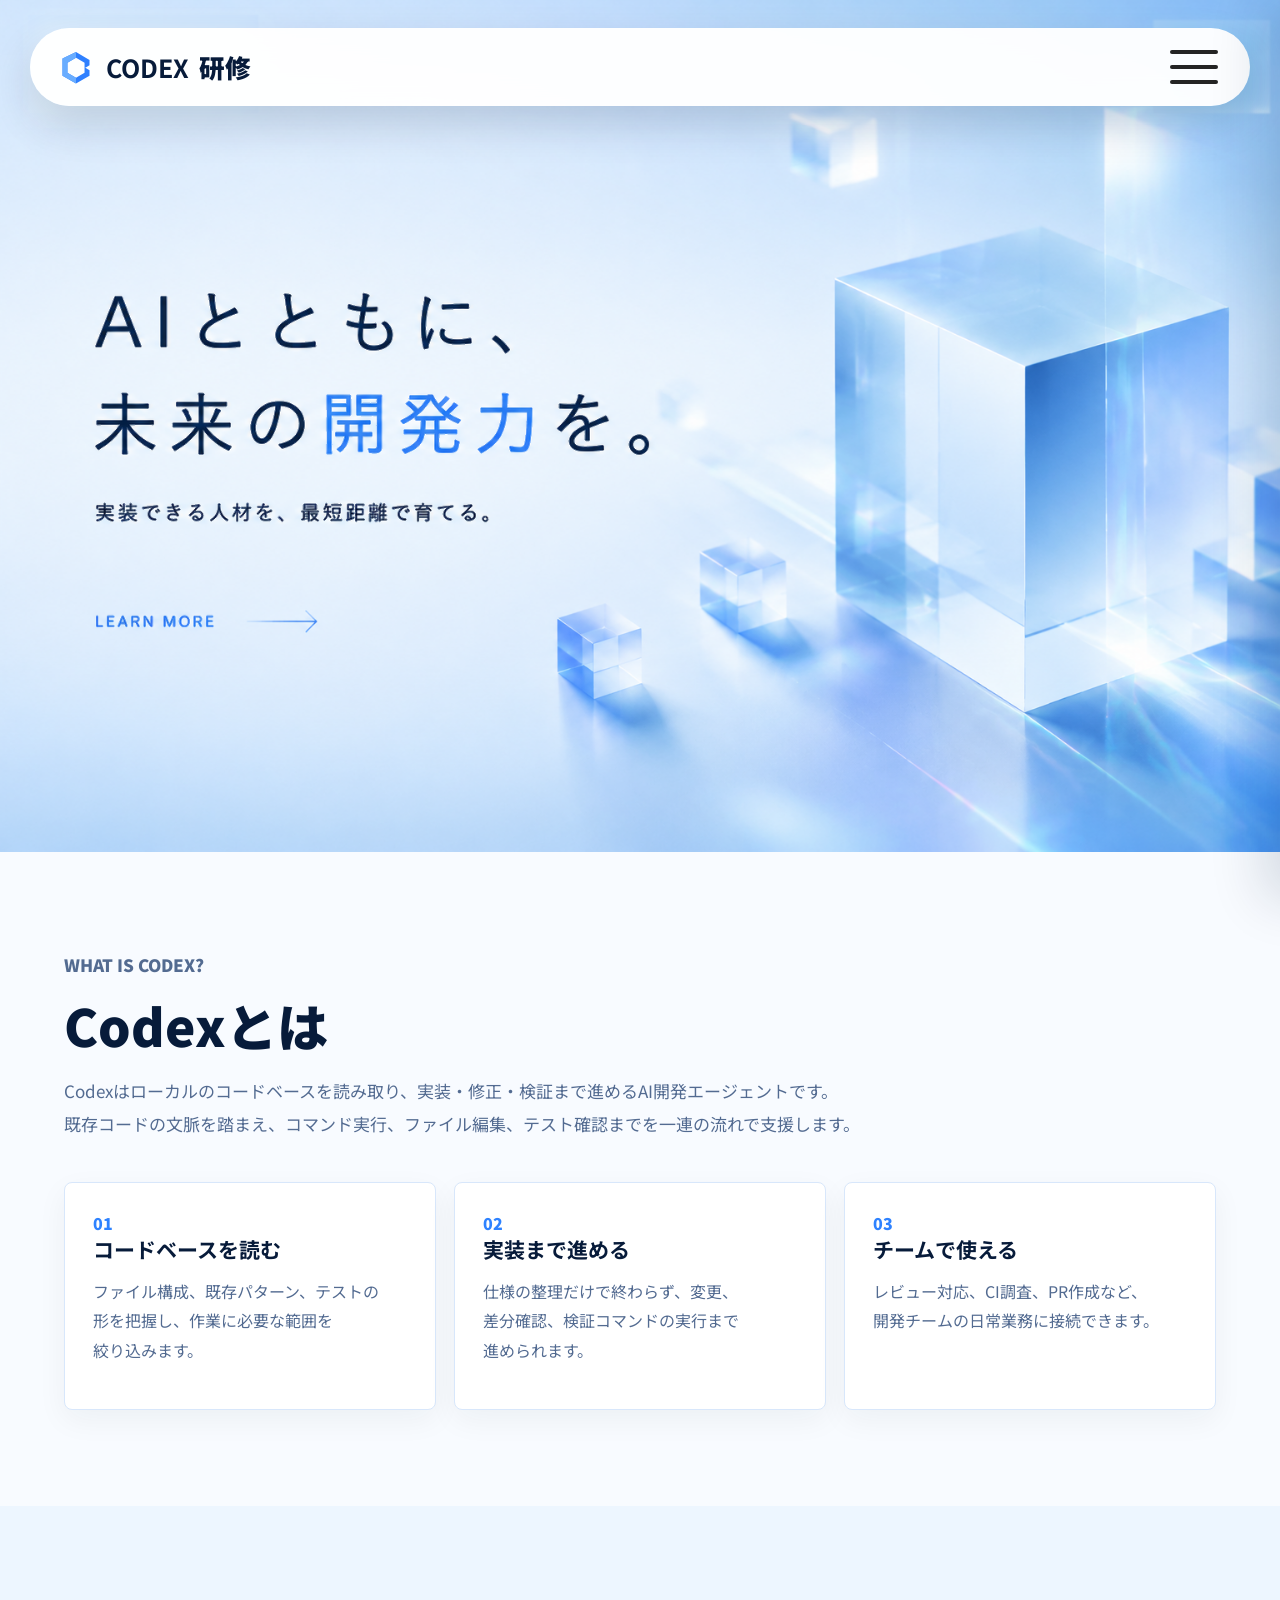
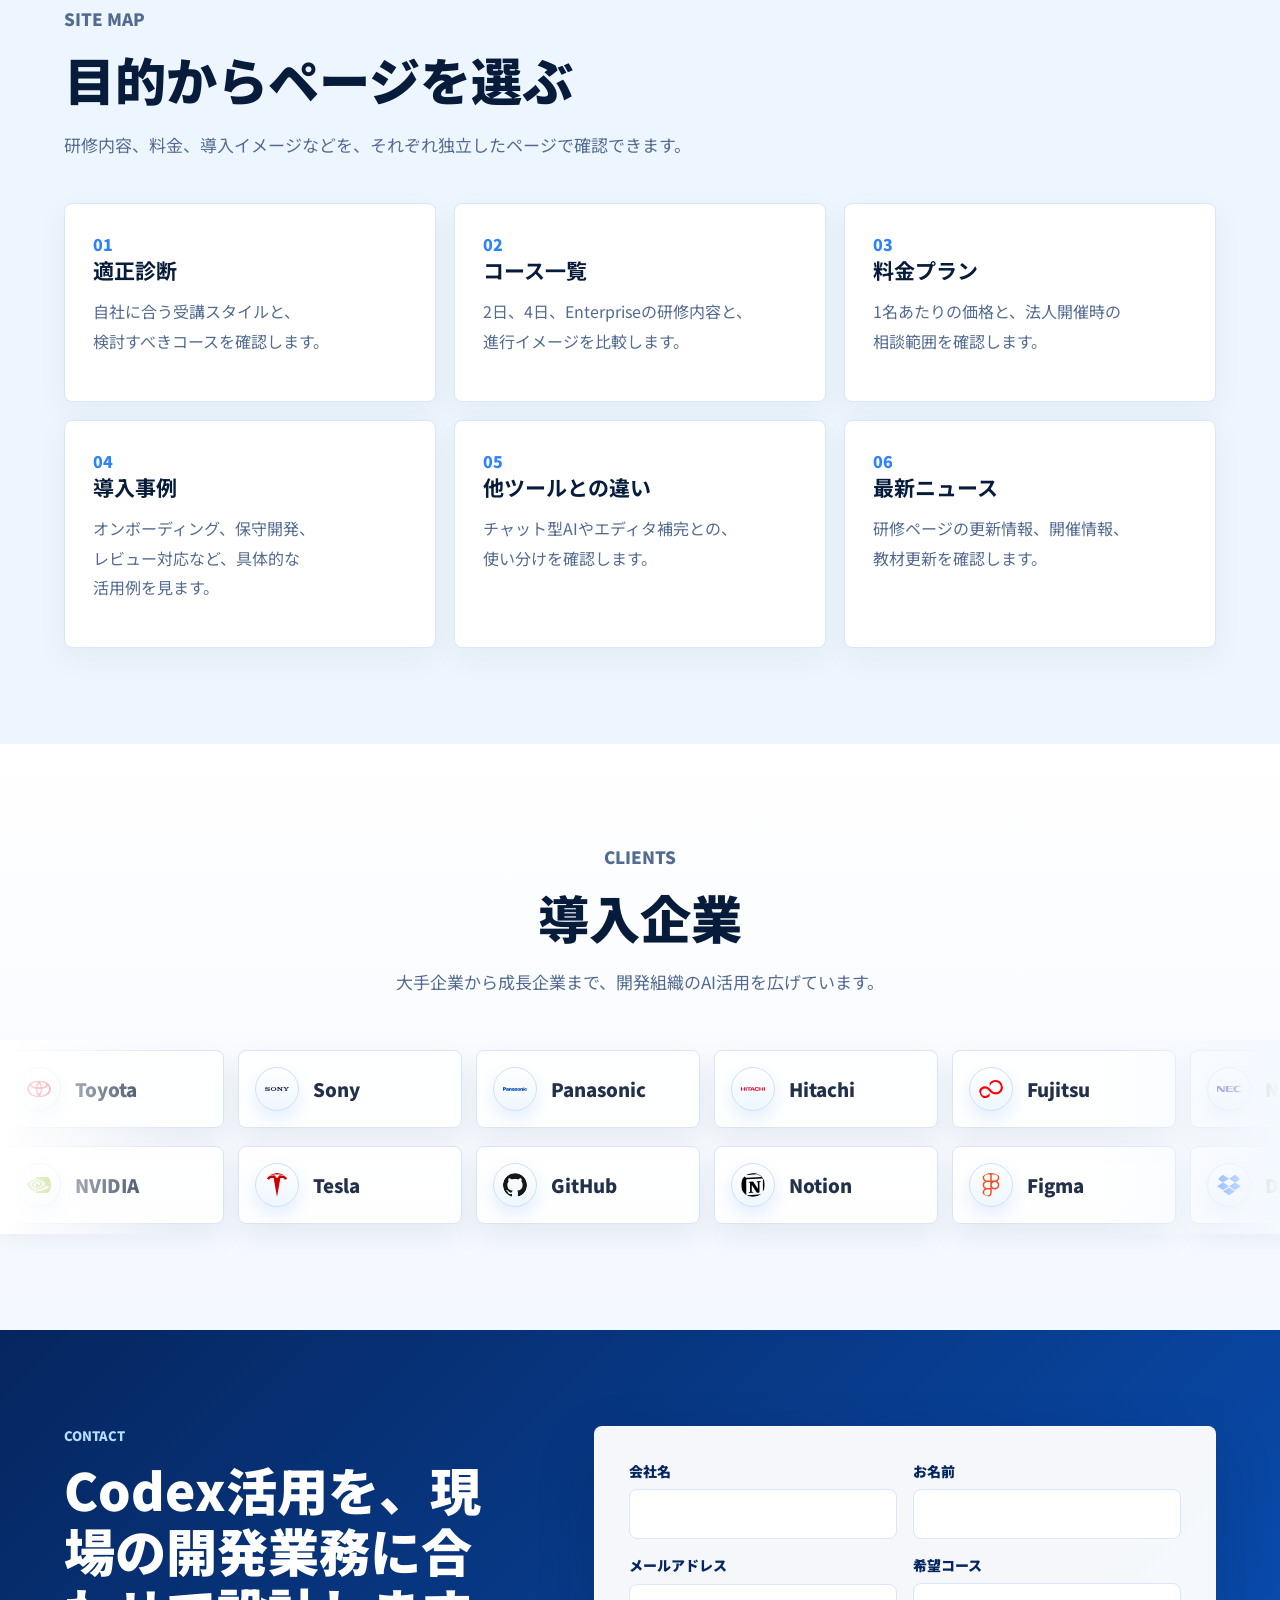
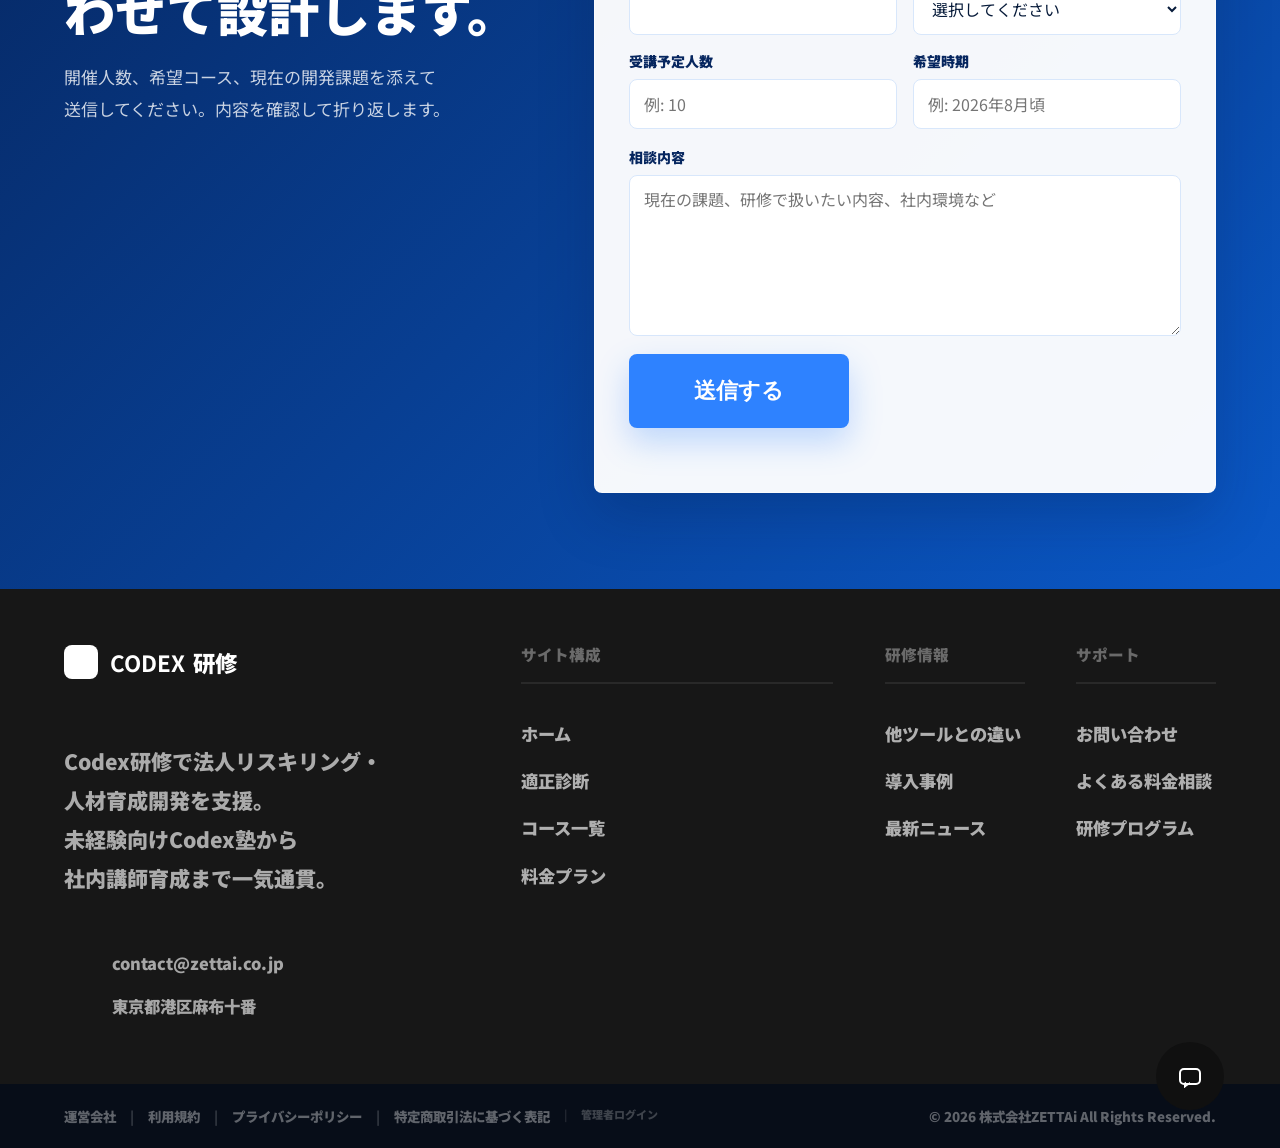
<file: index.html>
<!doctype html>
<html lang="ja">
  <head>
    <meta charset="utf-8">
    <meta name="viewport" content="width=device-width, initial-scale=1">
    <title>Codex研修 | AIコーディング実務研修</title>
    <meta
      name="description"
      content="Codexで何ができるかを実務で学ぶ法人向け研修。適正診断、コース一覧、料金、導入事例を別ページで確認できます。"
    >
    <link rel="preconnect" href="https://fonts.googleapis.com">
    <link rel="preconnect" href="https://fonts.gstatic.com" crossorigin>
    <link href="https://fonts.googleapis.com/css2?family=Noto+Sans+JP:wght@400;500;700;800;900&display=swap" rel="stylesheet">
    <link rel="stylesheet" href="styles.css?v=admin-font-noto-20260625a">
  </head>
  <body>
    <input class="menu-toggle" type="checkbox" id="menu-toggle" aria-hidden="true">
    <header class="site-header">
      <a class="brand" href="index.html" aria-label="Codex研修 ホーム">
        <span class="brand-mark" aria-hidden="true">
          <svg viewBox="0 0 48 48" role="img">
            <path d="M24 4 42 14.5v7.3l-6.6 3.8v-7.2L24 11.8 12.6 18.4v13.2L24 38.2l11.4-6.6v-7.2l6.6 3.8v7.3L24 46 6 35.5v-23L24 4Z"></path>
            <path d="M24 11.8 12.6 18.4v13.2L24 38.2v7.8L6 35.5v-23L24 4v7.8Z"></path>
          </svg>
        </span>
        <span><strong>CODEX</strong> 研修</span>
      </a>
      <label class="header-menu" for="menu-toggle" aria-label="メニューを開く"><span></span><span></span><span></span></label>
    </header>
    <label class="menu-scrim" for="menu-toggle" aria-label="メニューを閉じる"></label>
    <aside class="side-menu" aria-label="メニュー">
      <div class="menu-head"><p>MENU</p><label class="menu-close" for="menu-toggle" aria-label="メニューを閉じる"></label></div>
      <nav class="menu-list">
        <a class="is-active" href="index.html">
          <svg class="menu-icon clean-icon" viewBox="0 0 24 24" aria-hidden="true"><path d="M4 11.5 12 4l8 7.5"></path><path d="M6.5 10.5v9h11v-9"></path><path d="M10 19.5v-5h4v5"></path></svg>
          <span><strong>ホーム</strong><small>研修全体の概要</small></span>
        </a>
        <a href="assessment.html">
          <svg class="menu-icon icon-target" viewBox="0 0 48 48" aria-hidden="true"><defs><linearGradient id="target-blue" x1="9" y1="5" x2="39" y2="43" gradientUnits="userSpaceOnUse"><stop stop-color="#8bbdff"></stop><stop offset="1" stop-color="#1f6fff"></stop></linearGradient></defs><path d="M35.5 11.5A18 18 0 1 0 38 28.5"></path><path d="M29.5 16.5A10.5 10.5 0 1 0 31.8 25.8"></path><path d="M23.2 22.6a3.2 3.2 0 0 0 2 5.8"></path><path d="M39.5 8.5 25 23M39.5 8.5l-1.2 10.5M39.5 8.5 29 9.7"></path><circle cx="35" cy="35" r="9"></circle><path d="m31.8 34.8 2.4 2.4 4.2-5"></path></svg>
          <span><strong>適正診断</strong><small>30秒で受講相性チェック</small></span>
        </a>
        <a href="courses.html">
          <svg class="menu-icon icon-list" viewBox="0 0 48 48" aria-hidden="true"><rect x="8" y="10" width="6.5" height="6.5" rx="1.4"></rect><rect x="8" y="21" width="6.5" height="6.5" rx="1.4"></rect><rect x="8" y="32" width="6.5" height="6.5" rx="1.4"></rect><path d="M21 13.2h19M21 24.2h19M21 35.2h19"></path></svg>
          <span><strong>コース一覧</strong><small>2日/4日/エンタープライズ</small></span>
        </a>
        <a href="pricing.html">
          <svg class="menu-icon icon-price-doc clean-icon" viewBox="0 0 48 48" aria-hidden="true"><path d="M8 18h8M8 18v20h8M8 25h5.5M8 31h5.5"></path><path d="M32 18h8M40 18v20h-8M34.5 25H40M34.5 31H40"></path><rect x="16" y="7" width="16" height="34" rx="3"></rect><path d="m24 12 2.1 4.1 4.5.7-3.3 3.2.8 4.5-4.1-2.1-4.1 2.1.8-4.5-3.3-3.2 4.5-.7L24 12Z"></path><path d="M19.6 27.5 24 32.5l4.4-5M20.5 32.4h7M20.5 36.1h7M24 32.5v6.2"></path></svg>
          <span><strong>料金プラン</strong><small>明朗な3プラン</small></span>
        </a>
        <a href="usecases.html">
          <svg class="menu-icon icon-building-check clean-icon" viewBox="0 0 48 48" aria-hidden="true"><path d="M8 42h24"></path><path d="M12 42V10.5C12 8.6 13.6 7 15.5 7h15c1.9 0 3.5 1.6 3.5 3.5V30"></path><path d="M34 17h6c1.7 0 3 1.3 3 3v10"></path><rect class="icon-fill" x="18" y="15" width="4" height="4" rx=".7"></rect><rect class="icon-fill" x="26" y="15" width="4" height="4" rx=".7"></rect><rect class="icon-fill" x="18" y="25" width="4" height="4" rx=".7"></rect><rect class="icon-fill" x="26" y="25" width="4" height="4" rx=".7"></rect><path d="M21 42v-9h8v9"></path><circle cx="36.5" cy="35.5" r="8.2"></circle><path d="m32.9 35.1 2.6 2.7 5.2-6"></path></svg>
          <span><strong>導入事例</strong><small>法人の活用シーンを紹介</small></span>
        </a>
        <a href="features.html">
          <svg class="menu-icon icon-spark clean-icon" viewBox="0 0 24 24" aria-hidden="true"><path d="M12 3.3 13.5 9a2 2 0 0 0 1.5 1.5l5.7 1.5-5.7 1.5a2 2 0 0 0-1.5 1.5L12 20.7l-1.5-5.7A2 2 0 0 0 9 13.5L3.3 12 9 10.5A2 2 0 0 0 10.5 9z"></path><path d="M19 3v4M21 5h-4M5 17v3M6.5 18.5h-3"></path></svg>
          <span><strong>できること</strong><small>Codex活用の実務範囲</small></span>
        </a>
        <a href="comparison.html">
          <svg class="menu-icon icon-branch clean-icon" viewBox="0 0 24 24" aria-hidden="true"><path d="M4 8h4c4 0 6.5 2.9 6.5 7v5"></path><path d="M20 8h-4c-4 0-6.5 2.9-6.5 7"></path><path d="m7 5-3 3 3 3M17 5l3 3-3 3"></path></svg>
          <span><strong>他ツールとの違い</strong><small>開発エージェントとしての特徴</small></span>
        </a>
        <a href="news.html">
          <svg class="menu-icon icon-news" viewBox="0 0 48 48" aria-hidden="true"><rect x="8.5" y="10" width="31" height="28" rx="3"></rect><rect class="news-block" x="15.5" y="18" width="8.5" height="13" rx="1"></rect><path d="M29 18h5.5M29 24.5h5.5M29 31h5.5"></path></svg>
          <span><strong>最新ニュース</strong><small>リリース・更新情報</small></span>
        </a>
      </nav>
    </aside>

    <main id="top">
      <section class="hero" aria-label="Codex研修のファーストビュー">
        <img class="hero-image" src="assets/hero-codex-fv.png?v=text-bold-20260625" alt="AIとともに、未来の開発力を。実装できる人材を、最短距離で育てる。">
        <a class="hero-learn-more" href="#about" aria-label="Codexとはへ移動"></a>
        <div class="hero-content visually-hidden">
          <p class="eyebrow">法人向けAIコーディング研修</p>
          <h1>Codexで、開発チームの実務を前に進める。</h1>
          <p class="hero-lead">
調査、実装、レビュー、テスト、PR対応まで。Codexを「便利なチャット」で終わらせず、開発プロセスに組み込むための実践型トレーニングです。
 </p>
          <div class="hero-actions">
            <a class="button primary" href="assessment.html">適正診断を始める</a>
            <a class="button ghost" href="courses.html">コースを見る</a>
          </div>
        </div>
      </section>

      <section id="about" class="section intro-section">
        <div class="section-head">
          <p class="eyebrow">What is Codex?</p>
          <h2>Codexとは</h2>
          <p>
Codexはローカルのコードベースを読み取り、実装・修正・検証まで進めるAI開発エージェントです。既存コードの文脈を踏まえ、コマンド実行、ファイル編集、テスト確認までを一連の流れで支援します。
 </p>
        </div>
        <div class="definition-grid">
          <article>
            <span>01</span>
            <h3>コードベースを読む</h3>
            <p>ファイル構成、既存パターン、テストの形を把握し、作業に必要な範囲を絞り込みます。</p>
          </article>
          <article>
            <span>02</span>
            <h3>実装まで進める</h3>
            <p>仕様の整理だけで終わらず、変更、差分確認、検証コマンドの実行まで進められます。</p>
          </article>
          <article>
            <span>03</span>
            <h3>チームで使える</h3>
            <p>レビュー対応、CI調査、PR作成など、開発チームの日常業務に接続できます。</p>
          </article>
        </div>
      </section>

      <section class="section band">
        <div class="section-head">
          <p class="eyebrow">Site Map</p>
          <h2>目的からページを選ぶ</h2>
          <p>研修内容、料金、導入イメージなどを、それぞれ独立したページで確認できます。</p>
        </div>
        <div class="home-nav-grid">
          <a href="assessment.html">
            <span>01</span>
            <h3>適正診断</h3>
            <p>自社に合う受講スタイルと、検討すべきコースを確認します。</p>
          </a>
          <a href="courses.html">
            <span>02</span>
            <h3>コース一覧</h3>
            <p>2日、4日、Enterpriseの研修内容と、進行イメージを比較します。</p>
          </a>
          <a href="pricing.html">
            <span>03</span>
            <h3>料金プラン</h3>
            <p>1名あたりの価格と、法人開催時の相談範囲を確認します。</p>
          </a>
          <a href="usecases.html">
            <span>04</span>
            <h3>導入事例</h3>
            <p>オンボーディング、保守開発、レビュー対応など、具体的な活用例を見ます。</p>
          </a>
          <a href="comparison.html">
            <span>05</span>
            <h3>他ツールとの違い</h3>
            <p>チャット型AIやエディタ補完との、使い分けを確認します。</p>
          </a>
          <a href="news.html">
            <span>06</span>
            <h3>最新ニュース</h3>
            <p>研修ページの更新情報、開催情報、教材更新を確認します。</p>
          </a>
        </div>
      </section>

      <section class="section client-section" aria-labelledby="client-heading">
        <div class="section-head client-head">
          <p class="eyebrow">Clients</p>
          <h2 id="client-heading">導入企業</h2>
          <p>大手企業から成長企業まで、開発組織のAI活用を広げています。</p>
        </div>
        <div class="client-marquee" aria-label="導入企業一覧">
          <div class="client-track">
            <span><img src="assets/logos/toyota.svg" alt=""><strong>Toyota</strong></span>
            <span><img src="assets/logos/sony.svg" alt=""><strong>Sony</strong></span>
            <span><img src="assets/logos/panasonic.svg" alt=""><strong>Panasonic</strong></span>
            <span><img src="assets/logos/hitachi.svg" alt=""><strong>Hitachi</strong></span>
            <span><img src="assets/logos/fujitsu.svg" alt=""><strong>Fujitsu</strong></span>
            <span><img src="assets/logos/nec.svg" alt=""><strong>NEC</strong></span>
            <span><img src="assets/logos/rakuten.svg" alt=""><strong>Rakuten</strong></span>
            <span><img src="assets/logos/line.svg" alt=""><strong>LINE</strong></span>
            <span><img src="assets/logos/uniqlo.svg" alt=""><strong>UNIQLO</strong></span>
            <span><img src="assets/logos/honda.svg" alt=""><strong>Honda</strong></span>
            <span><img src="assets/logos/nissan.svg" alt=""><strong>Nissan</strong></span>
            <span><img src="assets/logos/toshiba.svg" alt=""><strong>Toshiba</strong></span>
            <span><img src="assets/logos/apple.svg" alt=""><strong>Apple</strong></span>
            <span><img src="assets/logos/google.svg" alt=""><strong>Google</strong></span>
            <span><img src="assets/logos/meta.svg" alt=""><strong>Meta</strong></span>
            <span><img src="assets/logos/toyota.svg" alt=""><strong>Toyota</strong></span>
            <span><img src="assets/logos/sony.svg" alt=""><strong>Sony</strong></span>
            <span><img src="assets/logos/panasonic.svg" alt=""><strong>Panasonic</strong></span>
            <span><img src="assets/logos/hitachi.svg" alt=""><strong>Hitachi</strong></span>
            <span><img src="assets/logos/fujitsu.svg" alt=""><strong>Fujitsu</strong></span>
            <span><img src="assets/logos/nec.svg" alt=""><strong>NEC</strong></span>
            <span><img src="assets/logos/rakuten.svg" alt=""><strong>Rakuten</strong></span>
            <span><img src="assets/logos/line.svg" alt=""><strong>LINE</strong></span>
            <span><img src="assets/logos/uniqlo.svg" alt=""><strong>UNIQLO</strong></span>
            <span><img src="assets/logos/honda.svg" alt=""><strong>Honda</strong></span>
            <span><img src="assets/logos/nissan.svg" alt=""><strong>Nissan</strong></span>
            <span><img src="assets/logos/toshiba.svg" alt=""><strong>Toshiba</strong></span>
            <span><img src="assets/logos/apple.svg" alt=""><strong>Apple</strong></span>
            <span><img src="assets/logos/google.svg" alt=""><strong>Google</strong></span>
            <span><img src="assets/logos/meta.svg" alt=""><strong>Meta</strong></span>
          </div>
          <div class="client-track reverse">
            <span><img src="assets/logos/nvidia.svg" alt=""><strong>NVIDIA</strong></span>
            <span><img src="assets/logos/tesla.svg" alt=""><strong>Tesla</strong></span>
            <span><img src="assets/logos/github.svg" alt=""><strong>GitHub</strong></span>
            <span><img src="assets/logos/notion.svg" alt=""><strong>Notion</strong></span>
            <span><img src="assets/logos/figma.svg" alt=""><strong>Figma</strong></span>
            <span><img src="assets/logos/dropbox.svg" alt=""><strong>Dropbox</strong></span>
            <span><img src="assets/logos/spotify.svg" alt=""><strong>Spotify</strong></span>
            <span><img src="assets/logos/netflix.svg" alt=""><strong>Netflix</strong></span>
            <span><img src="assets/logos/uber.svg" alt=""><strong>Uber</strong></span>
            <span><img src="assets/logos/airbnb.svg" alt=""><strong>Airbnb</strong></span>
            <span><img src="assets/logos/intel.svg" alt=""><strong>Intel</strong></span>
            <span><img src="assets/logos/amd.svg" alt=""><strong>AMD</strong></span>
            <span><img src="assets/logos/zoom.svg" alt=""><strong>Zoom</strong></span>
            <span><img src="assets/logos/atlassian.svg" alt=""><strong>Atlassian</strong></span>
            <span><img src="assets/logos/docker.svg" alt=""><strong>Docker</strong></span>
            <span><img src="assets/logos/nvidia.svg" alt=""><strong>NVIDIA</strong></span>
            <span><img src="assets/logos/tesla.svg" alt=""><strong>Tesla</strong></span>
            <span><img src="assets/logos/github.svg" alt=""><strong>GitHub</strong></span>
            <span><img src="assets/logos/notion.svg" alt=""><strong>Notion</strong></span>
            <span><img src="assets/logos/figma.svg" alt=""><strong>Figma</strong></span>
            <span><img src="assets/logos/dropbox.svg" alt=""><strong>Dropbox</strong></span>
            <span><img src="assets/logos/spotify.svg" alt=""><strong>Spotify</strong></span>
            <span><img src="assets/logos/netflix.svg" alt=""><strong>Netflix</strong></span>
            <span><img src="assets/logos/uber.svg" alt=""><strong>Uber</strong></span>
            <span><img src="assets/logos/airbnb.svg" alt=""><strong>Airbnb</strong></span>
            <span><img src="assets/logos/intel.svg" alt=""><strong>Intel</strong></span>
            <span><img src="assets/logos/amd.svg" alt=""><strong>AMD</strong></span>
            <span><img src="assets/logos/zoom.svg" alt=""><strong>Zoom</strong></span>
            <span><img src="assets/logos/atlassian.svg" alt=""><strong>Atlassian</strong></span>
            <span><img src="assets/logos/docker.svg" alt=""><strong>Docker</strong></span>
          </div>
        </div>
      </section>

      <section id="contact" class="section contact">
        <div class="contact-copy">
          <p class="eyebrow">Contact</p>
          <h2>Codex活用を、現場の開発業務に合わせて設計します。</h2>
          <p>開催人数、希望コース、現在の開発課題を添えて送信してください。内容を確認して折り返します。</p>
        </div>
        <form class="contact-form" action="mailto:contact@zettai.co.jp?subject=Codex%E7%A0%94%E4%BF%AE%20%E3%81%8A%E5%95%8F%E3%81%84%E5%90%88%E3%82%8F%E3%81%9B" method="post" enctype="text/plain">
          <div class="form-grid">
            <label>
              <span>会社名</span>
              <input type="text" name="会社名" autocomplete="organization" required>
            </label>
            <label>
              <span>お名前</span>
              <input type="text" name="お名前" autocomplete="name" required>
            </label>
            <label>
              <span>メールアドレス</span>
              <input type="email" name="メールアドレス" autocomplete="email" required>
            </label>
            <label>
              <span>希望コース</span>
              <select name="希望コース" required>
                <option value="">選択してください</option>
                <option value="2日コース">2日コース</option>
                <option value="4日コース">4日コース</option>
                <option value="Enterprise">Enterprise</option>
                <option value="未定">未定</option>
              </select>
            </label>
            <label>
              <span>受講予定人数</span>
              <input type="number" name="受講予定人数" min="1" inputmode="numeric" placeholder="例: 10">
            </label>
            <label>
              <span>希望時期</span>
              <input type="text" name="希望時期" placeholder="例: 2026年8月頃">
            </label>
          </div>
          <label>
            <span>相談内容</span>
            <textarea name="相談内容" rows="6" placeholder="現在の課題、研修で扱いたい内容、社内環境など" required></textarea>
          </label>
          <button class="button primary" type="submit">送信する</button>
          <p class="form-status" data-form-status aria-live="polite"></p>
        </form>
      </section>
    </main>

    <footer class="footer">
      <div class="footer-main">
        <div class="footer-company">
          <a class="footer-brand" href="index.html" aria-label="CODEX研修 ホーム">
            <span class="footer-brand-mark" aria-hidden="true"></span>
            <span><strong>CODEX</strong> 研修</span>
          </a>
          <p class="footer-lead">
Codex研修で法人リスキリング・人材育成開発を支援。未経験向けCodex塾から社内講師育成まで一気通貫。
 </p>
          <address>
            <a href="mailto:contact@zettai.co.jp">contact@zettai.co.jp</a>
            <span>東京都港区麻布十番</span>
          </address>
        </div>

        <nav class="footer-nav" aria-label="フッターナビゲーション">
          <section>
            <h2>サイト構成</h2>
            <a href="index.html">ホーム</a>
            <a href="assessment.html">適正診断</a>
            <a href="courses.html">コース一覧</a>
            <a href="pricing.html">料金プラン</a>
          </section>
          <section>
            <h2>研修情報</h2>
            <a href="comparison.html">他ツールとの違い</a>
            <a href="usecases.html">導入事例</a>
            <a href="news.html">最新ニュース</a>
          </section>
          <section>
            <h2>サポート</h2>
            <a href="index.html#contact">お問い合わせ</a>
            <a href="pricing.html">よくある料金相談</a>
            <a href="courses.html">研修プログラム</a>
          </section>
        </nav>
      </div>

      <div class="footer-bottom">
        <nav aria-label="法務リンク">
          <a href="index.html#contact">運営会社</a>
          <a href="index.html#contact">利用規約</a>
          <a href="index.html#contact">プライバシーポリシー</a>
          <a href="index.html#contact">特定商取引法に基づく表記</a>
          <a class="footer-admin-link" href="admin.html">管理者ログイン</a>
        </nav>
        <p>© 2026 株式会社ZETTAi All Rights Reserved.</p>
      </div>

      <a class="footer-chat" href="index.html#contact" aria-label="お問い合わせ">
        <span aria-hidden="true"></span>
      </a>
    </footer>
    <script src="site-metrics.js?v=admin-font-noto-20260625a"></script>
  </body>
</html>
</file>
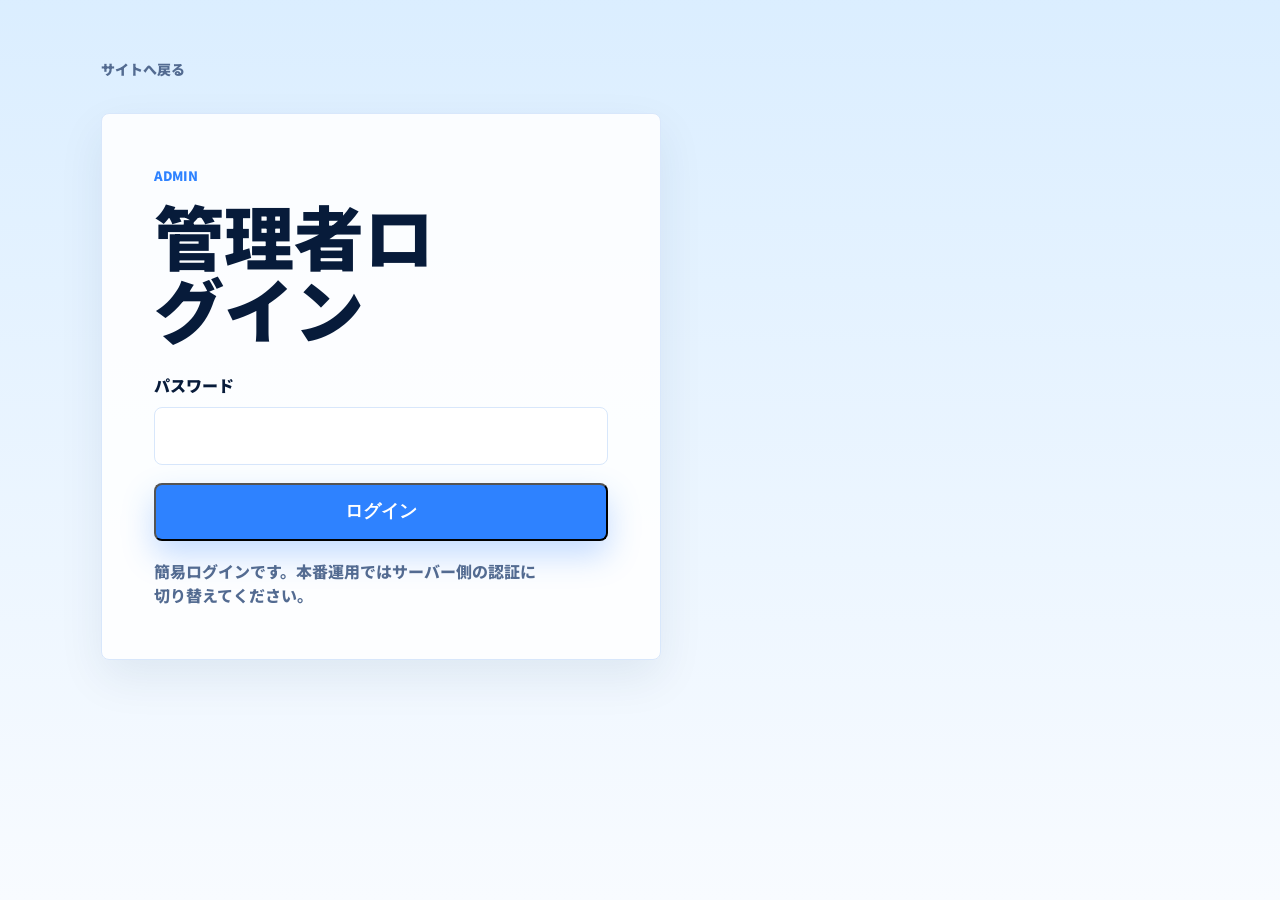
<file: admin.html>
<!doctype html>
<html lang="ja">
  <head>
    <meta charset="utf-8">
    <meta name="viewport" content="width=device-width, initial-scale=1">
    <title>管理者ログイン | Codex研修</title>
    <meta name="description" content="Codex研修サイトの閲覧数と問い合わせを確認する管理画面です。">
    <link rel="preconnect" href="https://fonts.googleapis.com">
    <link rel="preconnect" href="https://fonts.gstatic.com" crossorigin>
    <link href="https://fonts.googleapis.com/css2?family=Noto+Sans+JP:wght@400;500;700;800;900&display=swap" rel="stylesheet">
    <link rel="stylesheet" href="styles.css?v=admin-font-noto-20260625a">
  </head>
  <body class="admin-page">
    <main class="admin-shell">
      <a class="admin-back" href="index.html">サイトへ戻る</a>

      <section class="admin-login-panel" data-admin-login>
        <p class="eyebrow">Admin</p>
        <h1>管理者ログイン</h1>
        <form class="admin-login-form" data-admin-login-form>
          <label>
            <span>パスワード</span>
            <input id="admin-password" type="password" autocomplete="current-password" required>
          </label>
          <button class="button primary" type="submit">ログイン</button>
          <p class="admin-error" data-admin-error></p>
        </form>
        <p class="admin-note">簡易ログインです。本番運用ではサーバー側の認証に切り替えてください。</p>
      </section>

      <section class="admin-dashboard" data-admin-dashboard hidden>
        <div class="admin-dashboard-head">
          <div>
            <p class="eyebrow">Dashboard</p>
            <h1>管理画面</h1>
          </div>
          <div class="admin-actions">
            <button class="button ghost" type="button" data-admin-refresh>更新</button>
            <button class="button secondary" type="button" data-admin-logout>ログアウト</button>
          </div>
        </div>

        <div class="admin-stats">
          <article>
            <span>総閲覧数</span>
            <strong data-total-views>0</strong>
          </article>
          <article>
            <span>今日の閲覧数</span>
            <strong data-today-views>0</strong>
          </article>
          <article>
            <span>問い合わせ</span>
            <strong data-inquiry-count>0</strong>
          </article>
        </div>

        <section class="admin-panel">
          <div class="admin-panel-head">
            <h2>ページ別閲覧数</h2>
            <button class="admin-text-button" type="button" data-admin-clear-views>閲覧数をリセット</button>
          </div>
          <div class="admin-table-wrap">
            <table class="admin-table">
              <thead>
                <tr>
                  <th>ページ</th>
                  <th>ファイル</th>
                  <th>閲覧数</th>
                  <th>最終閲覧</th>
                </tr>
              </thead>
              <tbody data-page-views></tbody>
            </table>
          </div>
        </section>

        <section class="admin-panel">
          <div class="admin-panel-head">
            <h2>問い合わせ一覧</h2>
            <div>
              <button class="admin-text-button" type="button" data-admin-export>CSV出力</button>
              <button class="admin-text-button danger" type="button" data-admin-clear-inquiries>削除</button>
            </div>
          </div>
          <div class="admin-inquiry-list" data-inquiries></div>
        </section>
      </section>
    </main>
    <script src="admin.js?v=admin-font-noto-20260625a"></script>
  </body>
</html>
</file>
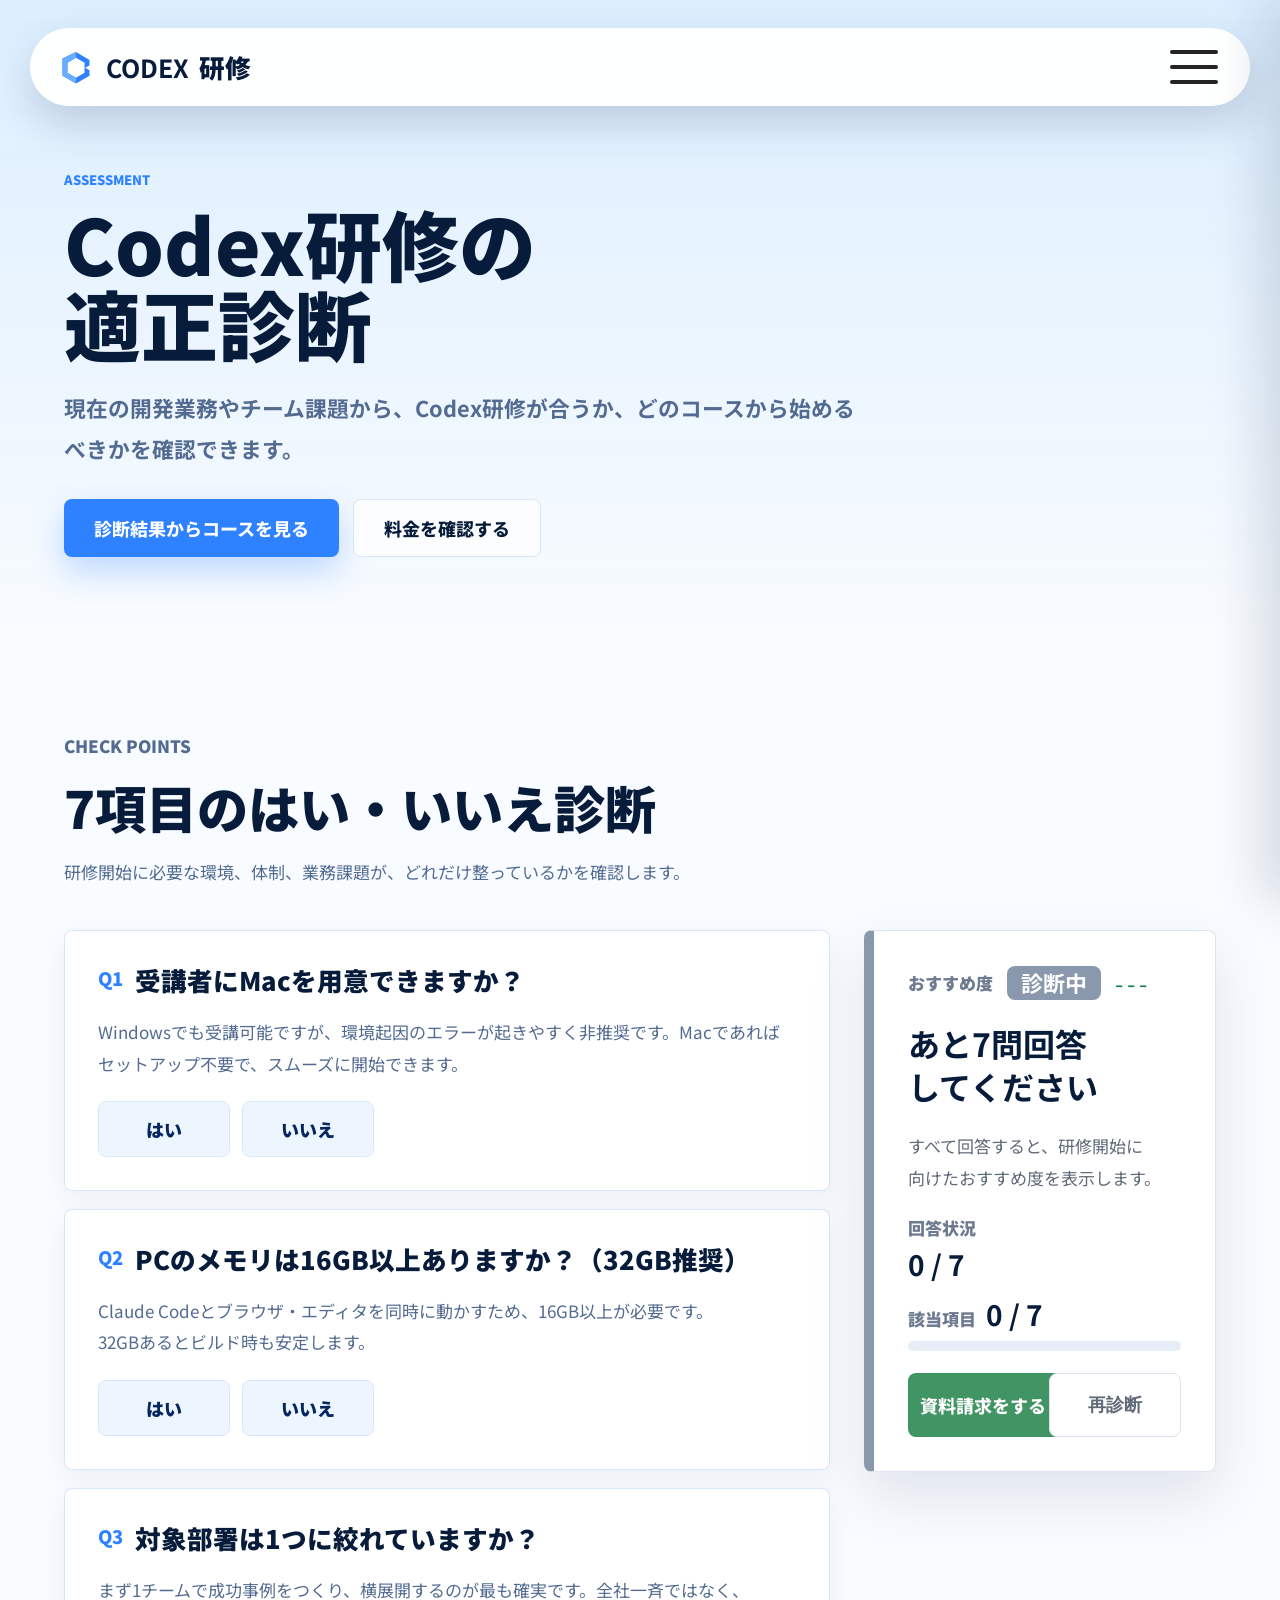
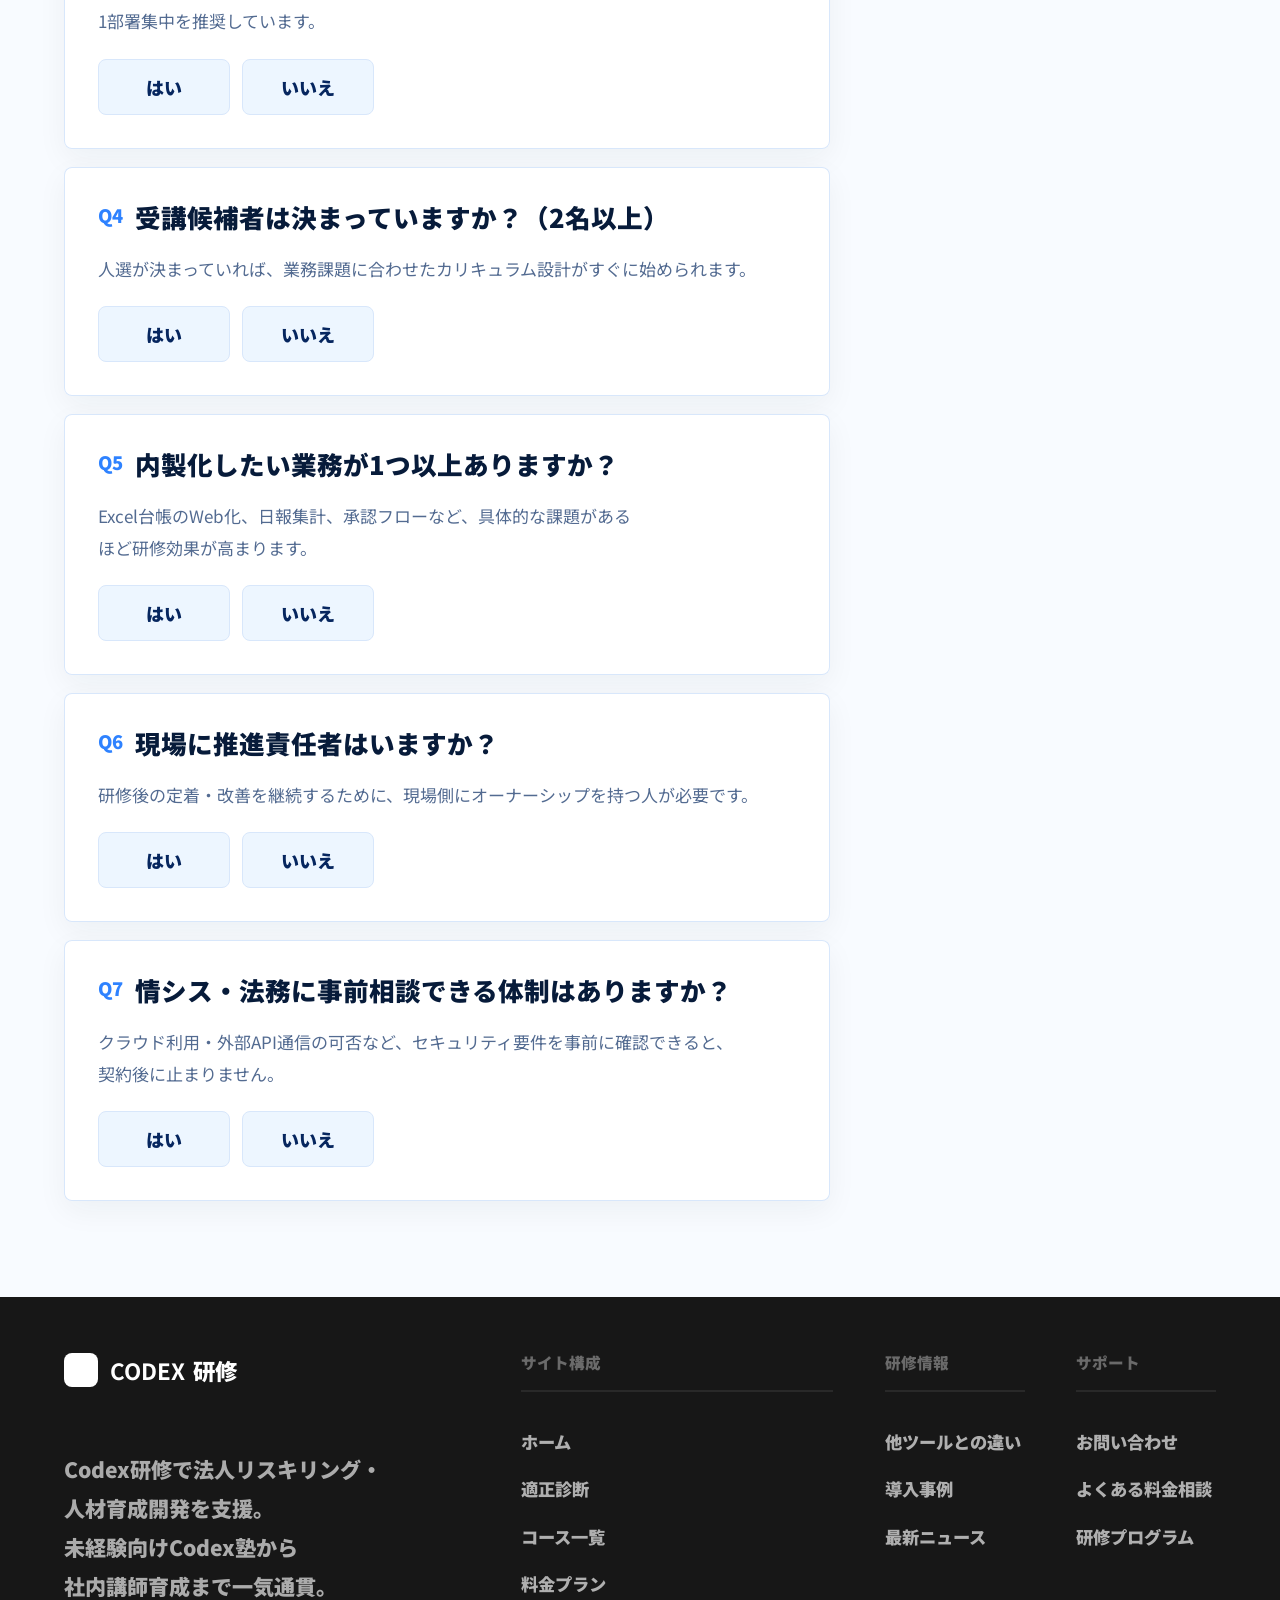
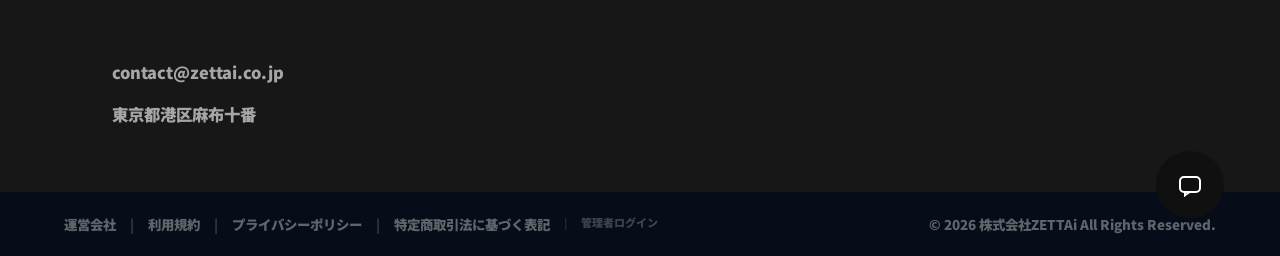
<file: assessment.html>
<!doctype html>
<html lang="ja">
  <head>
    <meta charset="utf-8">
    <meta name="viewport" content="width=device-width, initial-scale=1">
    <title>適正診断 | Codex研修</title>
    <meta name="description" content="Codex研修が自社に合うか、30秒で確認できる適正診断ページです。">
    <link rel="preconnect" href="https://fonts.googleapis.com">
    <link rel="preconnect" href="https://fonts.gstatic.com" crossorigin>
    <link href="https://fonts.googleapis.com/css2?family=Noto+Sans+JP:wght@400;500;700;800;900&display=swap" rel="stylesheet">
    <link rel="stylesheet" href="styles.css?v=admin-font-noto-20260625a">
  </head>
  <body>
    <input class="menu-toggle" type="checkbox" id="menu-toggle" aria-hidden="true">
    <header class="site-header">
      <a class="brand" href="index.html" aria-label="Codex研修 ホーム">
        <span class="brand-mark" aria-hidden="true">
          <svg viewBox="0 0 48 48" role="img">
            <path d="M24 4 42 14.5v7.3l-6.6 3.8v-7.2L24 11.8 12.6 18.4v13.2L24 38.2l11.4-6.6v-7.2l6.6 3.8v7.3L24 46 6 35.5v-23L24 4Z"></path>
            <path d="M24 11.8 12.6 18.4v13.2L24 38.2v7.8L6 35.5v-23L24 4v7.8Z"></path>
          </svg>
        </span>
        <span><strong>CODEX</strong> 研修</span>
      </a>
      <label class="header-menu" for="menu-toggle" aria-label="メニューを開く"><span></span><span></span><span></span></label>
    </header>
    <label class="menu-scrim" for="menu-toggle" aria-label="メニューを閉じる"></label>
    <aside class="side-menu" aria-label="メニュー">
      <div class="menu-head"><p>MENU</p><label class="menu-close" for="menu-toggle" aria-label="メニューを閉じる"></label></div>
      <nav class="menu-list">
        <a href="index.html">
          <svg class="menu-icon clean-icon" viewBox="0 0 24 24" aria-hidden="true"><path d="M4 11.5 12 4l8 7.5"></path><path d="M6.5 10.5v9h11v-9"></path><path d="M10 19.5v-5h4v5"></path></svg>
          <span><strong>ホーム</strong><small>研修全体の概要</small></span>
        </a>
        <a class="is-active" href="assessment.html">
          <svg class="menu-icon icon-target" viewBox="0 0 48 48" aria-hidden="true"><defs><linearGradient id="target-blue" x1="9" y1="5" x2="39" y2="43" gradientUnits="userSpaceOnUse"><stop stop-color="#8bbdff"></stop><stop offset="1" stop-color="#1f6fff"></stop></linearGradient></defs><path d="M35.5 11.5A18 18 0 1 0 38 28.5"></path><path d="M29.5 16.5A10.5 10.5 0 1 0 31.8 25.8"></path><path d="M23.2 22.6a3.2 3.2 0 0 0 2 5.8"></path><path d="M39.5 8.5 25 23M39.5 8.5l-1.2 10.5M39.5 8.5 29 9.7"></path><circle cx="35" cy="35" r="9"></circle><path d="m31.8 34.8 2.4 2.4 4.2-5"></path></svg>
          <span><strong>適正診断</strong><small>30秒で受講相性チェック</small></span>
        </a>
        <a href="courses.html">
          <svg class="menu-icon icon-list" viewBox="0 0 48 48" aria-hidden="true"><rect x="8" y="10" width="6.5" height="6.5" rx="1.4"></rect><rect x="8" y="21" width="6.5" height="6.5" rx="1.4"></rect><rect x="8" y="32" width="6.5" height="6.5" rx="1.4"></rect><path d="M21 13.2h19M21 24.2h19M21 35.2h19"></path></svg>
          <span><strong>コース一覧</strong><small>2日/4日/エンタープライズ</small></span>
        </a>
        <a href="pricing.html">
          <svg class="menu-icon icon-price-doc clean-icon" viewBox="0 0 48 48" aria-hidden="true"><path d="M8 18h8M8 18v20h8M8 25h5.5M8 31h5.5"></path><path d="M32 18h8M40 18v20h-8M34.5 25H40M34.5 31H40"></path><rect x="16" y="7" width="16" height="34" rx="3"></rect><path d="m24 12 2.1 4.1 4.5.7-3.3 3.2.8 4.5-4.1-2.1-4.1 2.1.8-4.5-3.3-3.2 4.5-.7L24 12Z"></path><path d="M19.6 27.5 24 32.5l4.4-5M20.5 32.4h7M20.5 36.1h7M24 32.5v6.2"></path></svg>
          <span><strong>料金プラン</strong><small>明朗な3プラン</small></span>
        </a>
        <a href="usecases.html">
          <svg class="menu-icon icon-building-check clean-icon" viewBox="0 0 48 48" aria-hidden="true"><path d="M8 42h24"></path><path d="M12 42V10.5C12 8.6 13.6 7 15.5 7h15c1.9 0 3.5 1.6 3.5 3.5V30"></path><path d="M34 17h6c1.7 0 3 1.3 3 3v10"></path><rect class="icon-fill" x="18" y="15" width="4" height="4" rx=".7"></rect><rect class="icon-fill" x="26" y="15" width="4" height="4" rx=".7"></rect><rect class="icon-fill" x="18" y="25" width="4" height="4" rx=".7"></rect><rect class="icon-fill" x="26" y="25" width="4" height="4" rx=".7"></rect><path d="M21 42v-9h8v9"></path><circle cx="36.5" cy="35.5" r="8.2"></circle><path d="m32.9 35.1 2.6 2.7 5.2-6"></path></svg>
          <span><strong>導入事例</strong><small>法人の活用シーンを紹介</small></span>
        </a>
        <a href="features.html">
          <svg class="menu-icon icon-spark clean-icon" viewBox="0 0 24 24" aria-hidden="true"><path d="M12 3.3 13.5 9a2 2 0 0 0 1.5 1.5l5.7 1.5-5.7 1.5a2 2 0 0 0-1.5 1.5L12 20.7l-1.5-5.7A2 2 0 0 0 9 13.5L3.3 12 9 10.5A2 2 0 0 0 10.5 9z"></path><path d="M19 3v4M21 5h-4M5 17v3M6.5 18.5h-3"></path></svg>
          <span><strong>できること</strong><small>Codex活用の実務範囲</small></span>
        </a>
        <a href="comparison.html">
          <svg class="menu-icon icon-branch clean-icon" viewBox="0 0 24 24" aria-hidden="true"><path d="M4 8h4c4 0 6.5 2.9 6.5 7v5"></path><path d="M20 8h-4c-4 0-6.5 2.9-6.5 7"></path><path d="m7 5-3 3 3 3M17 5l3 3-3 3"></path></svg>
          <span><strong>他ツールとの違い</strong><small>開発エージェントとしての特徴</small></span>
        </a>
        <a href="news.html">
          <svg class="menu-icon icon-news" viewBox="0 0 48 48" aria-hidden="true"><rect x="8.5" y="10" width="31" height="28" rx="3"></rect><rect class="news-block" x="15.5" y="18" width="8.5" height="13" rx="1"></rect><path d="M29 18h5.5M29 24.5h5.5M29 31h5.5"></path></svg>
          <span><strong>最新ニュース</strong><small>リリース・更新情報</small></span>
        </a>
      </nav>
    </aside>

    <main>
      <section class="page-hero">
        <p class="eyebrow">Assessment</p>
        <h1>Codex研修の<br>適正診断</h1>
        <p>現在の開発業務やチーム課題から、Codex研修が合うか、どのコースから始めるべきかを確認できます。</p>
        <div class="page-actions">
          <a class="button primary" href="courses.html">診断結果からコースを見る</a>
          <a class="button ghost" href="pricing.html">料金を確認する</a>
        </div>
      </section>

      <section class="section assessment-section" aria-labelledby="assessment-title">
        <div class="section-head">
          <p class="eyebrow">Check Points</p>
          <h2 id="assessment-title">7項目のはい・いいえ診断</h2>
          <p>研修開始に必要な環境、体制、業務課題が、どれだけ整っているかを確認します。</p>
        </div>

        <div class="assessment-shell" data-assessment>
          <form class="assessment-form" id="assessment-form">
            <article class="assessment-question" aria-labelledby="q1-title">
              <h3 id="q1-title"><span>Q1</span>受講者にMacを用意できますか？</h3>
              <p>Windowsでも受講可能ですが、環境起因のエラーが起きやすく非推奨です。Macであればセットアップ不要で、スムーズに開始できます。</p>
              <div class="assessment-choices">
                <label><input type="radio" name="q1" value="yes">はい</label>
                <label><input type="radio" name="q1" value="no">いいえ</label>
              </div>
            </article>

            <article class="assessment-question" aria-labelledby="q2-title">
              <h3 id="q2-title"><span>Q2</span>PCのメモリは16GB以上ありますか？（32GB推奨）</h3>
              <p>Claude Codeとブラウザ・エディタを同時に動かすため、16GB以上が必要です。32GBあるとビルド時も安定します。</p>
              <div class="assessment-choices">
                <label><input type="radio" name="q2" value="yes">はい</label>
                <label><input type="radio" name="q2" value="no">いいえ</label>
              </div>
            </article>

            <article class="assessment-question" aria-labelledby="q3-title">
              <h3 id="q3-title"><span>Q3</span>対象部署は1つに絞れていますか？</h3>
              <p>まず1チームで成功事例をつくり、横展開するのが最も確実です。全社一斉ではなく、1部署集中を推奨しています。</p>
              <div class="assessment-choices">
                <label><input type="radio" name="q3" value="yes">はい</label>
                <label><input type="radio" name="q3" value="no">いいえ</label>
              </div>
            </article>

            <article class="assessment-question" aria-labelledby="q4-title">
              <h3 id="q4-title"><span>Q4</span>受講候補者は決まっていますか？（2名以上）</h3>
              <p>人選が決まっていれば、業務課題に合わせたカリキュラム設計がすぐに始められます。</p>
              <div class="assessment-choices">
                <label><input type="radio" name="q4" value="yes">はい</label>
                <label><input type="radio" name="q4" value="no">いいえ</label>
              </div>
            </article>

            <article class="assessment-question" aria-labelledby="q5-title">
              <h3 id="q5-title"><span>Q5</span>内製化したい業務が1つ以上ありますか？</h3>
              <p>Excel台帳のWeb化、日報集計、承認フローなど、具体的な課題があるほど研修効果が高まります。</p>
              <div class="assessment-choices">
                <label><input type="radio" name="q5" value="yes">はい</label>
                <label><input type="radio" name="q5" value="no">いいえ</label>
              </div>
            </article>

            <article class="assessment-question" aria-labelledby="q6-title">
              <h3 id="q6-title"><span>Q6</span>現場に推進責任者はいますか？</h3>
              <p>研修後の定着・改善を継続するために、現場側にオーナーシップを持つ人が必要です。</p>
              <div class="assessment-choices">
                <label><input type="radio" name="q6" value="yes">はい</label>
                <label><input type="radio" name="q6" value="no">いいえ</label>
              </div>
            </article>

            <article class="assessment-question" aria-labelledby="q7-title">
              <h3 id="q7-title"><span>Q7</span>情シス・法務に事前相談できる体制はありますか？</h3>
              <p>クラウド利用・外部API通信の可否など、セキュリティ要件を事前に確認できると、契約後に止まりません。</p>
              <div class="assessment-choices">
                <label><input type="radio" name="q7" value="yes">はい</label>
                <label><input type="radio" name="q7" value="no">いいえ</label>
              </div>
            </article>
          </form>

          <aside class="assessment-result" aria-live="polite">
            <div class="recommendation">
              <span>おすすめ度</span>
              <strong data-recommendation-label>診断中</strong>
              <em data-recommendation-stars>---</em>
            </div>
            <h3 data-recommendation-title>7項目に回答してください</h3>
            <p data-recommendation-text>すべて回答すると、研修開始に向けたおすすめ度を表示します。</p>
            <div class="answer-status">
              <span>回答状況</span>
              <strong><b data-answered-count>0</b> / 7</strong>
            </div>
            <div class="assessment-score">
              <span>該当項目 <strong><b data-score-count>0</b> / 7</strong></span>
              <div class="assessment-progress" aria-hidden="true"><i data-progress-bar></i></div>
            </div>
            <div class="assessment-actions">
              <a class="button primary" href="index.html#contact">資料請求をする →</a>
              <button class="button ghost" type="button" data-reset-assessment>再診断</button>
            </div>
          </aside>
        </div>
      </section>
    </main>

    <footer class="footer">
      <div class="footer-main">
        <div class="footer-company">
          <a class="footer-brand" href="index.html" aria-label="CODEX研修 ホーム">
            <span class="footer-brand-mark" aria-hidden="true"></span>
            <span><strong>CODEX</strong> 研修</span>
          </a>
          <p class="footer-lead">
Codex研修で法人リスキリング・人材育成開発を支援。未経験向けCodex塾から社内講師育成まで一気通貫。
 </p>
          <address>
            <a href="mailto:contact@zettai.co.jp">contact@zettai.co.jp</a>
            <span>東京都港区麻布十番</span>
          </address>
        </div>

        <nav class="footer-nav" aria-label="フッターナビゲーション">
          <section>
            <h2>サイト構成</h2>
            <a href="index.html">ホーム</a>
            <a href="assessment.html">適正診断</a>
            <a href="courses.html">コース一覧</a>
            <a href="pricing.html">料金プラン</a>
          </section>
          <section>
            <h2>研修情報</h2>
            <a href="comparison.html">他ツールとの違い</a>
            <a href="usecases.html">導入事例</a>
            <a href="news.html">最新ニュース</a>
          </section>
          <section>
            <h2>サポート</h2>
            <a href="index.html#contact">お問い合わせ</a>
            <a href="pricing.html">よくある料金相談</a>
            <a href="courses.html">研修プログラム</a>
          </section>
        </nav>
      </div>

      <div class="footer-bottom">
        <nav aria-label="法務リンク">
          <a href="index.html#contact">運営会社</a>
          <a href="index.html#contact">利用規約</a>
          <a href="index.html#contact">プライバシーポリシー</a>
          <a href="index.html#contact">特定商取引法に基づく表記</a>
          <a class="footer-admin-link" href="admin.html">管理者ログイン</a>
        </nav>
        <p>© 2026 株式会社ZETTAi All Rights Reserved.</p>
      </div>

      <a class="footer-chat" href="index.html#contact" aria-label="お問い合わせ">
        <span aria-hidden="true"></span>
      </a>
    </footer>
    <script>
      (() => {
        const root = document.querySelector("[data-assessment]");

        if (!root) {
          return;
        }

        const form = root.querySelector("#assessment-form");
        const questions = [...form.querySelectorAll(".assessment-question")];
        const result = root.querySelector(".assessment-result");
        const answeredCount = root.querySelector("[data-answered-count]");
        const scoreCount = root.querySelector("[data-score-count]");
        const progressBar = root.querySelector("[data-progress-bar]");
        const label = root.querySelector("[data-recommendation-label]");
        const stars = root.querySelector("[data-recommendation-stars]");
        const title = root.querySelector("[data-recommendation-title]");
        const text = root.querySelector("[data-recommendation-text]");
        const resetButton = root.querySelector("[data-reset-assessment]");
        const total = questions.length;

        const recommendations = {
          high: {
            label: "高",
            stars: "★★★",
            title: "すぐに研修を開始できる状態です",
            text: "導入準備はほぼ整っています。無料相談で具体的な進め方とスケジュールをご提案します。",
          },
          middle: {
            label: "中",
            stars: "★★",
            title: "準備を整えれば開始できます",
            text: "受講環境や対象部署を少し整理すると、研修効果を出しやすくなります。",
          },
          low: {
            label: "低",
            stars: "★",
            title: "まずは導入条件を整理しましょう",
            text: "PC環境、推進担当、対象業務を決めるところから始めると、研修後の定着につながります。",
          },
        };

        const update = () => {
          const checked = [...form.querySelectorAll("input[type='radio']:checked")];
          const yesCount = checked.filter((input) => input.value === "yes").length;
          const answered = checked.length;
          const completion = total ? Math.round((yesCount / total) * 100) : 0;

          answeredCount.textContent = answered;
          scoreCount.textContent = yesCount;
          progressBar.style.width = `${completion}%`;
          result.classList.remove("is-high", "is-middle", "is-low", "is-waiting");

          if (answered < total) {
            label.textContent = "診断中";
            stars.textContent = "---";
            title.textContent = `あと${total - answered}問回答してください`;
            text.textContent = "すべて回答すると、研修開始に向けたおすすめ度を表示します。";
            result.classList.add("is-waiting");
            return;
          }

          const level = yesCount >= 6 ? "high" : yesCount >= 4 ? "middle" : "low";
          const recommendation = recommendations[level];

          label.textContent = recommendation.label;
          stars.textContent = recommendation.stars;
          title.textContent = recommendation.title;
          text.textContent = recommendation.text;
          result.classList.add(`is-${level}`);
        };

        form.addEventListener("change", update);
        resetButton.addEventListener("click", () => {
          form.reset();
          update();
          questions[0].scrollIntoView({ behavior: "smooth", block: "center" });
        });
        update();
      })();
    </script>
    <script src="site-metrics.js?v=admin-font-noto-20260625a"></script>
  </body>
</html>
</file>
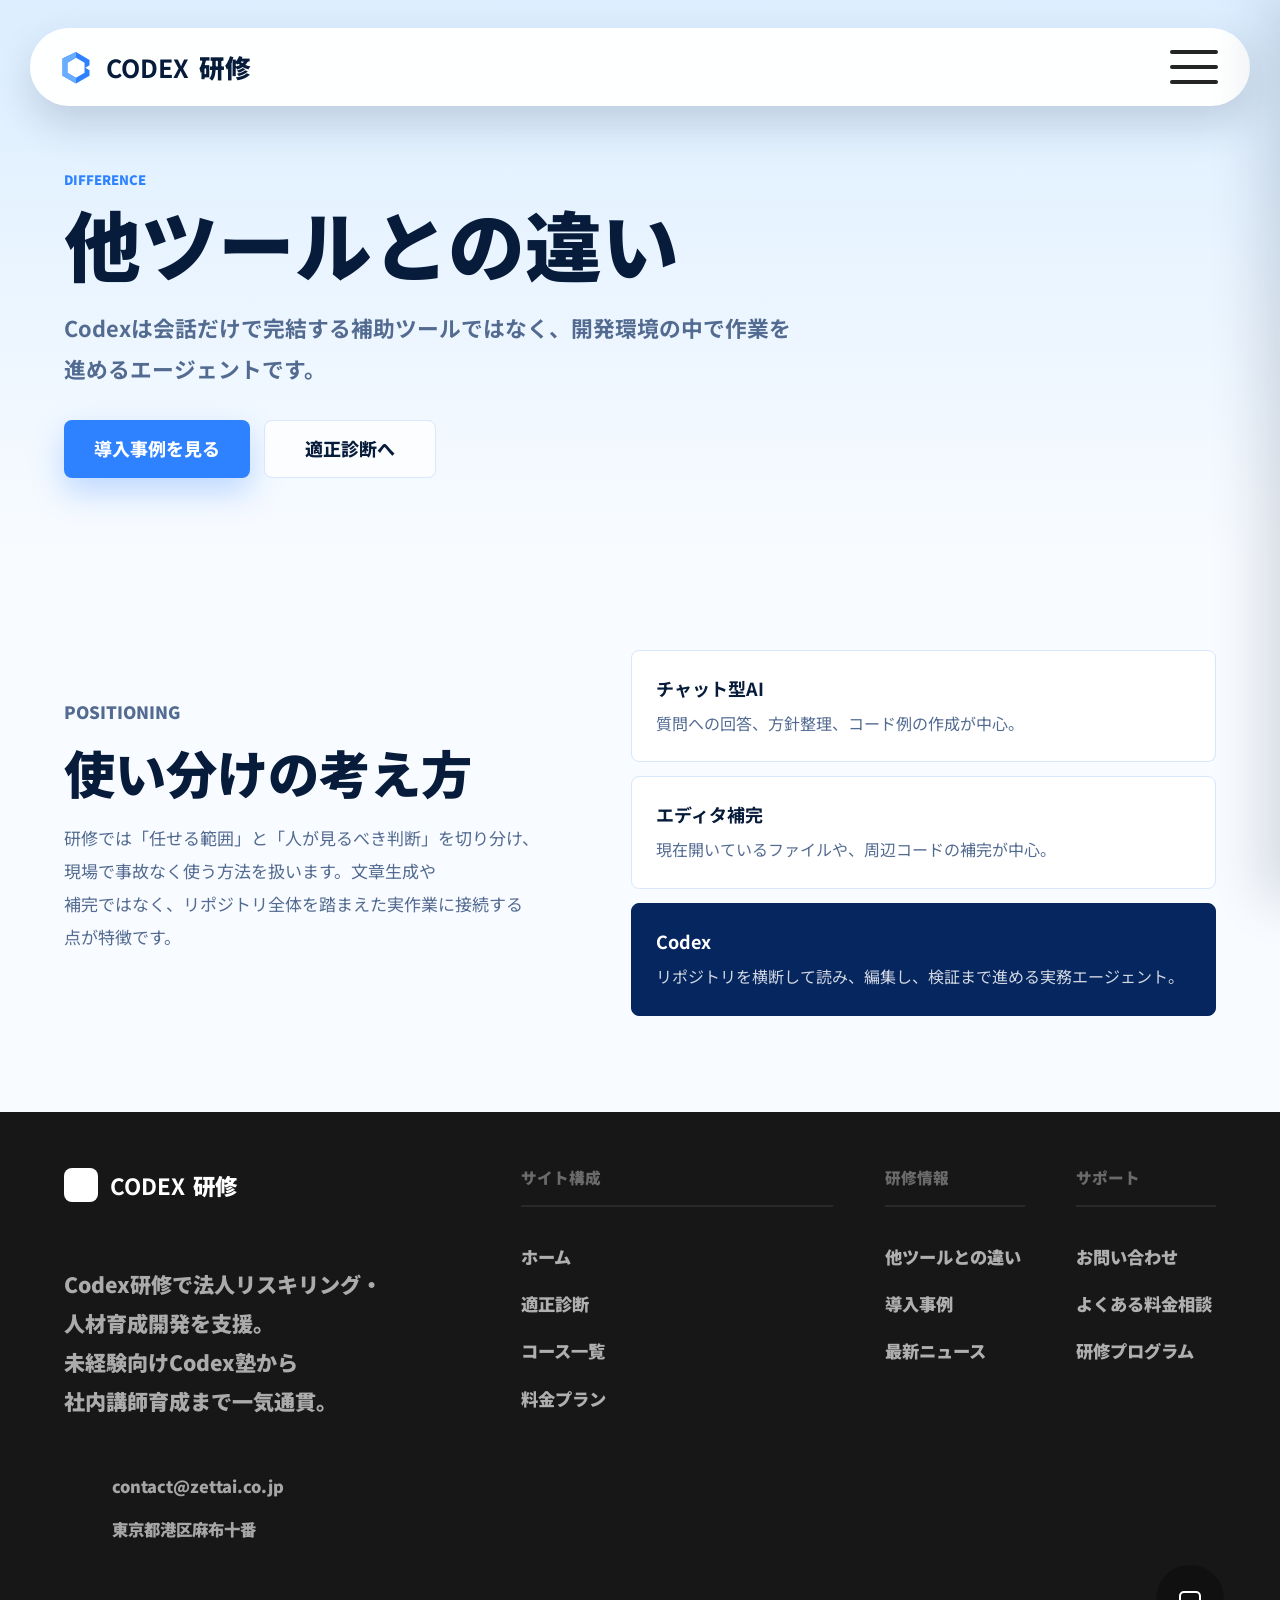
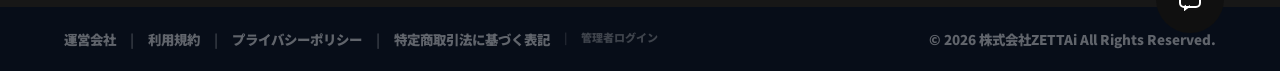
<file: comparison.html>
<!doctype html>
<html lang="ja">
  <head>
    <meta charset="utf-8">
    <meta name="viewport" content="width=device-width, initial-scale=1">
    <title>他ツールとの違い | Codex研修</title>
    <meta name="description" content="Codexとチャット型AI、エディタ補完の違いを整理するページです。">
    <link rel="preconnect" href="https://fonts.googleapis.com">
    <link rel="preconnect" href="https://fonts.gstatic.com" crossorigin>
    <link href="https://fonts.googleapis.com/css2?family=Noto+Sans+JP:wght@400;500;700;800;900&display=swap" rel="stylesheet">
    <link rel="stylesheet" href="styles.css?v=admin-font-noto-20260625a">
  </head>
  <body>
    <input class="menu-toggle" type="checkbox" id="menu-toggle" aria-hidden="true">
    <header class="site-header">
      <a class="brand" href="index.html" aria-label="Codex研修 ホーム">
        <span class="brand-mark" aria-hidden="true">
          <svg viewBox="0 0 48 48" role="img">
            <path d="M24 4 42 14.5v7.3l-6.6 3.8v-7.2L24 11.8 12.6 18.4v13.2L24 38.2l11.4-6.6v-7.2l6.6 3.8v7.3L24 46 6 35.5v-23L24 4Z"></path>
            <path d="M24 11.8 12.6 18.4v13.2L24 38.2v7.8L6 35.5v-23L24 4v7.8Z"></path>
          </svg>
        </span>
        <span><strong>CODEX</strong> 研修</span>
      </a>
      <label class="header-menu" for="menu-toggle" aria-label="メニューを開く"><span></span><span></span><span></span></label>
    </header>
    <label class="menu-scrim" for="menu-toggle" aria-label="メニューを閉じる"></label>
    <aside class="side-menu" aria-label="メニュー">
      <div class="menu-head"><p>MENU</p><label class="menu-close" for="menu-toggle" aria-label="メニューを閉じる"></label></div>
      <nav class="menu-list">
        <a href="index.html">
          <svg class="menu-icon clean-icon" viewBox="0 0 24 24" aria-hidden="true"><path d="M4 11.5 12 4l8 7.5"></path><path d="M6.5 10.5v9h11v-9"></path><path d="M10 19.5v-5h4v5"></path></svg>
          <span><strong>ホーム</strong><small>研修全体の概要</small></span>
        </a>
        <a href="assessment.html">
          <svg class="menu-icon icon-target" viewBox="0 0 48 48" aria-hidden="true"><defs><linearGradient id="target-blue" x1="9" y1="5" x2="39" y2="43" gradientUnits="userSpaceOnUse"><stop stop-color="#8bbdff"></stop><stop offset="1" stop-color="#1f6fff"></stop></linearGradient></defs><path d="M35.5 11.5A18 18 0 1 0 38 28.5"></path><path d="M29.5 16.5A10.5 10.5 0 1 0 31.8 25.8"></path><path d="M23.2 22.6a3.2 3.2 0 0 0 2 5.8"></path><path d="M39.5 8.5 25 23M39.5 8.5l-1.2 10.5M39.5 8.5 29 9.7"></path><circle cx="35" cy="35" r="9"></circle><path d="m31.8 34.8 2.4 2.4 4.2-5"></path></svg>
          <span><strong>適正診断</strong><small>30秒で受講相性チェック</small></span>
        </a>
        <a href="courses.html">
          <svg class="menu-icon icon-list" viewBox="0 0 48 48" aria-hidden="true"><rect x="8" y="10" width="6.5" height="6.5" rx="1.4"></rect><rect x="8" y="21" width="6.5" height="6.5" rx="1.4"></rect><rect x="8" y="32" width="6.5" height="6.5" rx="1.4"></rect><path d="M21 13.2h19M21 24.2h19M21 35.2h19"></path></svg>
          <span><strong>コース一覧</strong><small>2日/4日/エンタープライズ</small></span>
        </a>
        <a href="pricing.html">
          <svg class="menu-icon icon-price-doc clean-icon" viewBox="0 0 48 48" aria-hidden="true"><path d="M8 18h8M8 18v20h8M8 25h5.5M8 31h5.5"></path><path d="M32 18h8M40 18v20h-8M34.5 25H40M34.5 31H40"></path><rect x="16" y="7" width="16" height="34" rx="3"></rect><path d="m24 12 2.1 4.1 4.5.7-3.3 3.2.8 4.5-4.1-2.1-4.1 2.1.8-4.5-3.3-3.2 4.5-.7L24 12Z"></path><path d="M19.6 27.5 24 32.5l4.4-5M20.5 32.4h7M20.5 36.1h7M24 32.5v6.2"></path></svg>
          <span><strong>料金プラン</strong><small>明朗な3プラン</small></span>
        </a>
        <a href="usecases.html">
          <svg class="menu-icon icon-building-check clean-icon" viewBox="0 0 48 48" aria-hidden="true"><path d="M8 42h24"></path><path d="M12 42V10.5C12 8.6 13.6 7 15.5 7h15c1.9 0 3.5 1.6 3.5 3.5V30"></path><path d="M34 17h6c1.7 0 3 1.3 3 3v10"></path><rect class="icon-fill" x="18" y="15" width="4" height="4" rx=".7"></rect><rect class="icon-fill" x="26" y="15" width="4" height="4" rx=".7"></rect><rect class="icon-fill" x="18" y="25" width="4" height="4" rx=".7"></rect><rect class="icon-fill" x="26" y="25" width="4" height="4" rx=".7"></rect><path d="M21 42v-9h8v9"></path><circle cx="36.5" cy="35.5" r="8.2"></circle><path d="m32.9 35.1 2.6 2.7 5.2-6"></path></svg>
          <span><strong>導入事例</strong><small>法人の活用シーンを紹介</small></span>
        </a>
        <a href="features.html">
          <svg class="menu-icon icon-spark clean-icon" viewBox="0 0 24 24" aria-hidden="true"><path d="M12 3.3 13.5 9a2 2 0 0 0 1.5 1.5l5.7 1.5-5.7 1.5a2 2 0 0 0-1.5 1.5L12 20.7l-1.5-5.7A2 2 0 0 0 9 13.5L3.3 12 9 10.5A2 2 0 0 0 10.5 9z"></path><path d="M19 3v4M21 5h-4M5 17v3M6.5 18.5h-3"></path></svg>
          <span><strong>できること</strong><small>Codex活用の実務範囲</small></span>
        </a>
        <a class="is-active" href="comparison.html">
          <svg class="menu-icon icon-branch clean-icon" viewBox="0 0 24 24" aria-hidden="true"><path d="M4 8h4c4 0 6.5 2.9 6.5 7v5"></path><path d="M20 8h-4c-4 0-6.5 2.9-6.5 7"></path><path d="m7 5-3 3 3 3M17 5l3 3-3 3"></path></svg>
          <span><strong>他ツールとの違い</strong><small>開発エージェントとしての特徴</small></span>
        </a>
        <a href="news.html">
          <svg class="menu-icon icon-news" viewBox="0 0 48 48" aria-hidden="true"><rect x="8.5" y="10" width="31" height="28" rx="3"></rect><rect class="news-block" x="15.5" y="18" width="8.5" height="13" rx="1"></rect><path d="M29 18h5.5M29 24.5h5.5M29 31h5.5"></path></svg>
          <span><strong>最新ニュース</strong><small>リリース・更新情報</small></span>
        </a>
      </nav>
    </aside>

    <main>
      <section class="page-hero">
        <p class="eyebrow">Difference</p>
        <h1>他ツールとの違い</h1>
        <p>Codexは会話だけで完結する補助ツールではなく、開発環境の中で作業を進めるエージェントです。</p>
        <div class="page-actions"><a class="button primary" href="usecases.html">導入事例を見る</a><a class="button ghost" href="assessment.html">適正診断へ</a></div>
      </section>

      <section class="section">
        <div class="split">
          <div>
            <p class="eyebrow">Positioning</p>
            <h2>使い分けの考え方</h2>
            <p>
研修では「任せる範囲」と「人が見るべき判断」を切り分け、現場で事故なく使う方法を扱います。文章生成や補完ではなく、リポジトリ全体を踏まえた実作業に接続する点が特徴です。
 </p>
          </div>
          <div class="compare-list">
            <article><strong>チャット型AI</strong><span>質問への回答、方針整理、コード例の作成が中心。</span></article>
            <article><strong>エディタ補完</strong><span>現在開いているファイルや、周辺コードの補完が中心。</span></article>
            <article class="highlight"><strong>Codex</strong><span>リポジトリを横断して読み、編集し、検証まで進める実務エージェント。</span></article>
          </div>
        </div>
      </section>
    </main>

    <footer class="footer">
      <div class="footer-main">
        <div class="footer-company">
          <a class="footer-brand" href="index.html" aria-label="CODEX研修 ホーム">
            <span class="footer-brand-mark" aria-hidden="true"></span>
            <span><strong>CODEX</strong> 研修</span>
          </a>
          <p class="footer-lead">
Codex研修で法人リスキリング・人材育成開発を支援。未経験向けCodex塾から社内講師育成まで一気通貫。
 </p>
          <address>
            <a href="mailto:contact@zettai.co.jp">contact@zettai.co.jp</a>
            <span>東京都港区麻布十番</span>
          </address>
        </div>

        <nav class="footer-nav" aria-label="フッターナビゲーション">
          <section>
            <h2>サイト構成</h2>
            <a href="index.html">ホーム</a>
            <a href="assessment.html">適正診断</a>
            <a href="courses.html">コース一覧</a>
            <a href="pricing.html">料金プラン</a>
          </section>
          <section>
            <h2>研修情報</h2>
            <a href="comparison.html">他ツールとの違い</a>
            <a href="usecases.html">導入事例</a>
            <a href="news.html">最新ニュース</a>
          </section>
          <section>
            <h2>サポート</h2>
            <a href="index.html#contact">お問い合わせ</a>
            <a href="pricing.html">よくある料金相談</a>
            <a href="courses.html">研修プログラム</a>
          </section>
        </nav>
      </div>

      <div class="footer-bottom">
        <nav aria-label="法務リンク">
          <a href="index.html#contact">運営会社</a>
          <a href="index.html#contact">利用規約</a>
          <a href="index.html#contact">プライバシーポリシー</a>
          <a href="index.html#contact">特定商取引法に基づく表記</a>
          <a class="footer-admin-link" href="admin.html">管理者ログイン</a>
        </nav>
        <p>© 2026 株式会社ZETTAi All Rights Reserved.</p>
      </div>

      <a class="footer-chat" href="index.html#contact" aria-label="お問い合わせ">
        <span aria-hidden="true"></span>
      </a>
    </footer>
    <script src="site-metrics.js?v=admin-font-noto-20260625a"></script>
  </body>
</html>
</file>
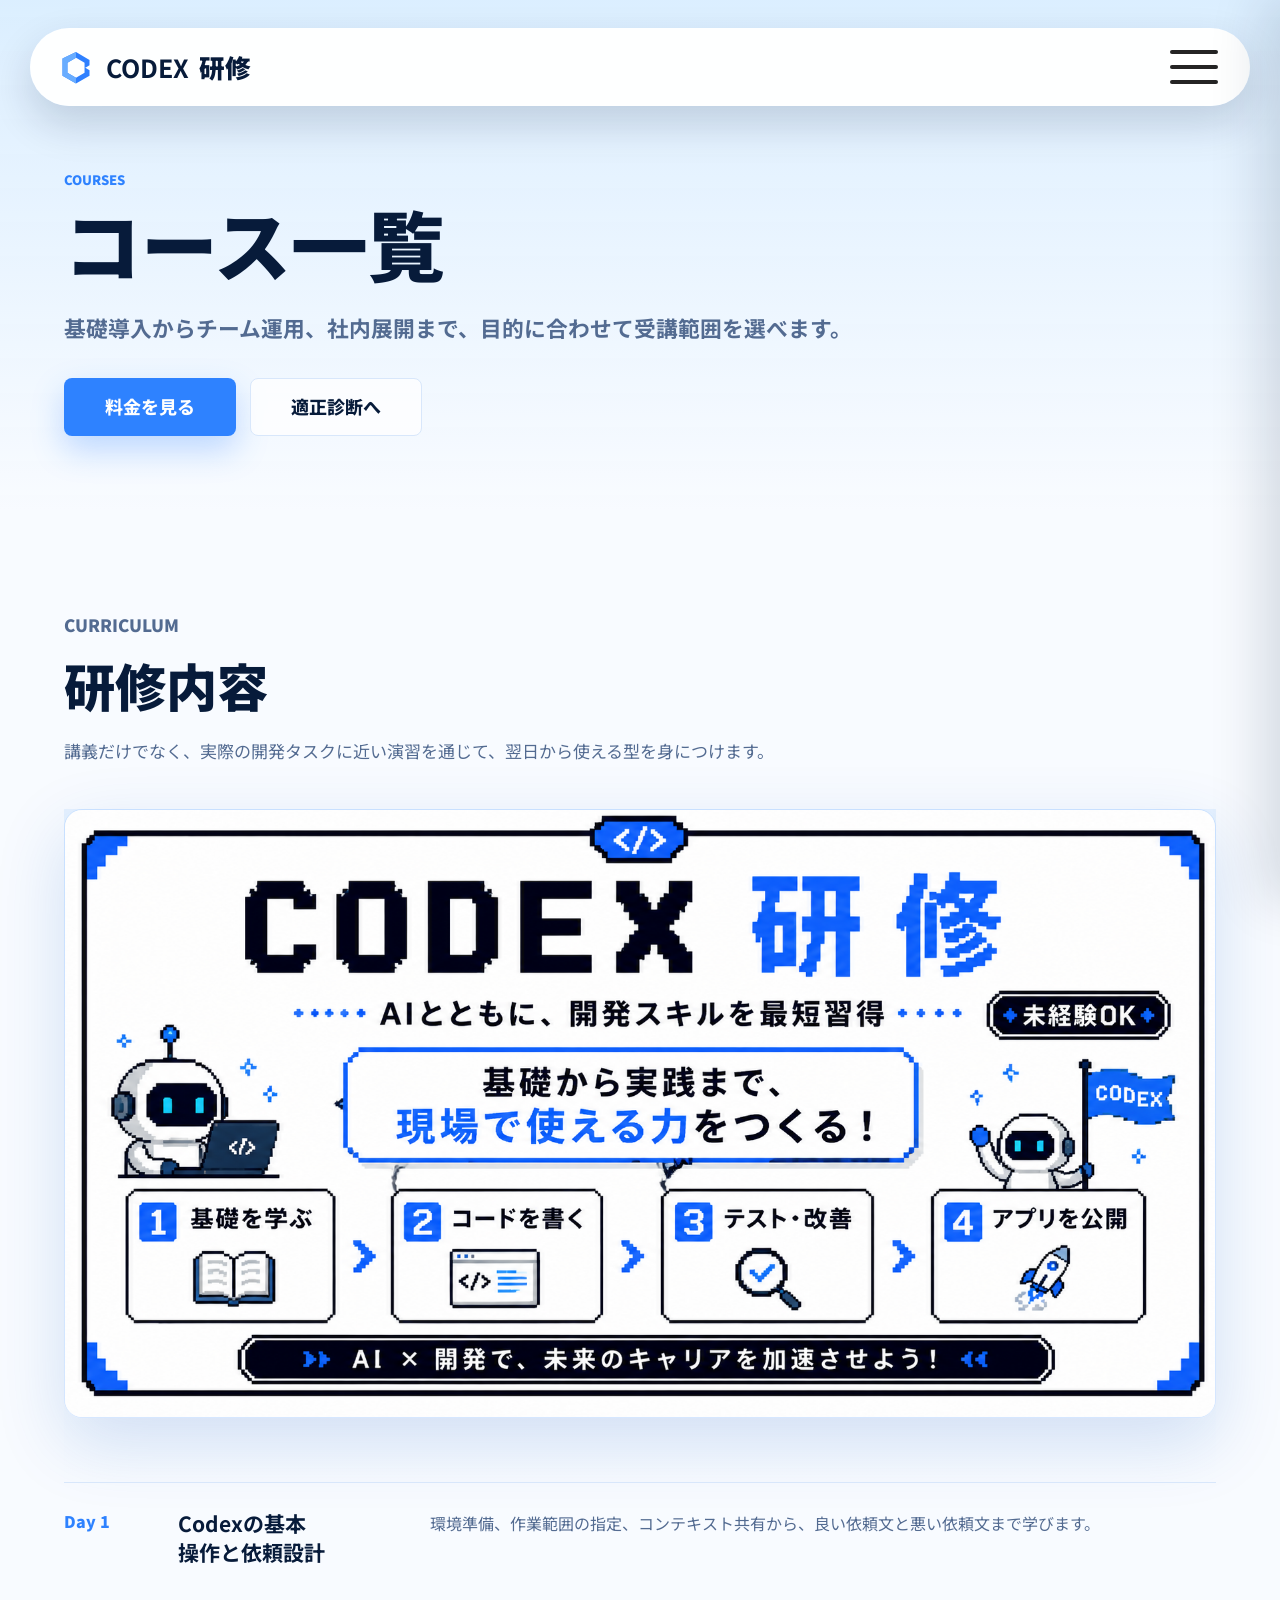
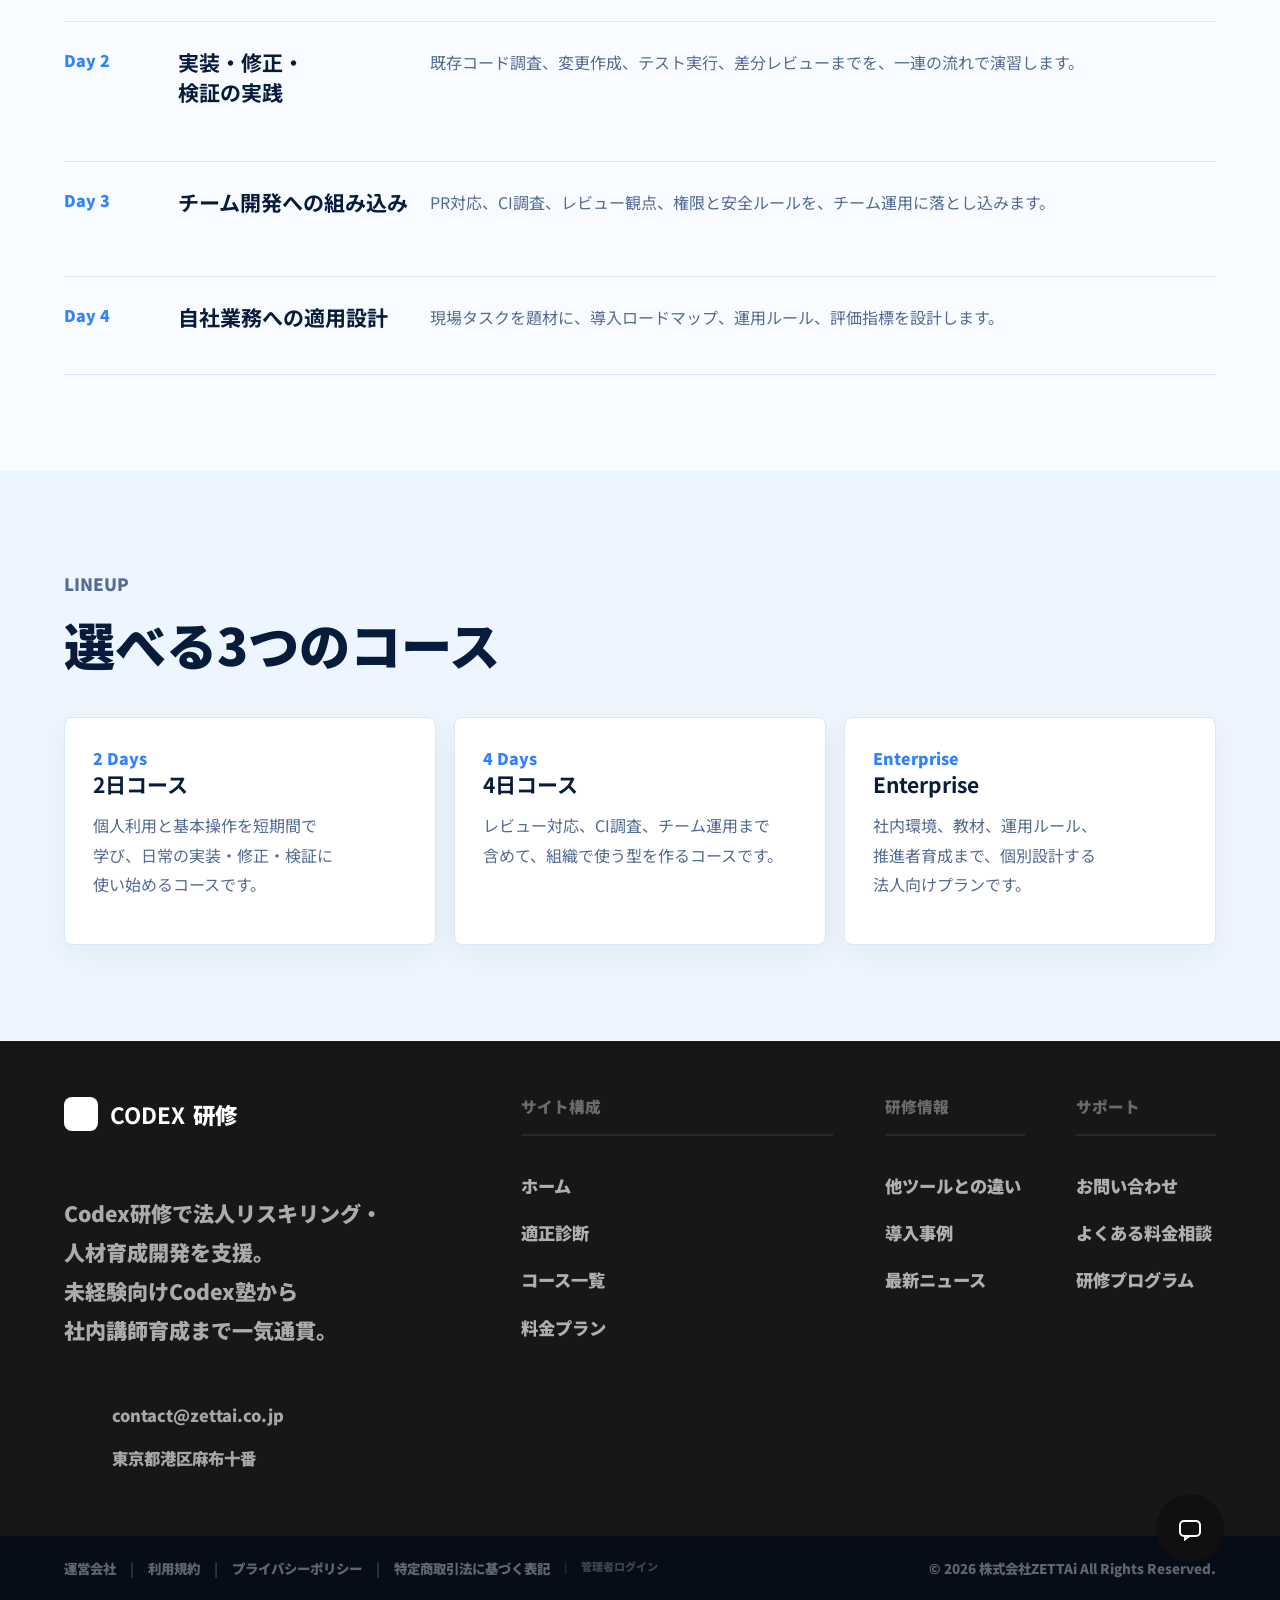
<file: courses.html>
<!doctype html>
<html lang="ja">
  <head>
    <meta charset="utf-8">
    <meta name="viewport" content="width=device-width, initial-scale=1">
    <title>コース一覧 | Codex研修</title>
    <meta name="description" content="Codex研修の2日コース、4日コース、Enterpriseプランの内容一覧です。">
    <link rel="preconnect" href="https://fonts.googleapis.com">
    <link rel="preconnect" href="https://fonts.gstatic.com" crossorigin>
    <link href="https://fonts.googleapis.com/css2?family=Noto+Sans+JP:wght@400;500;700;800;900&display=swap" rel="stylesheet">
    <link rel="stylesheet" href="styles.css?v=admin-font-noto-20260625a">
  </head>
  <body>
    <input class="menu-toggle" type="checkbox" id="menu-toggle" aria-hidden="true">
    <header class="site-header">
      <a class="brand" href="index.html" aria-label="Codex研修 ホーム">
        <span class="brand-mark" aria-hidden="true">
          <svg viewBox="0 0 48 48" role="img">
            <path d="M24 4 42 14.5v7.3l-6.6 3.8v-7.2L24 11.8 12.6 18.4v13.2L24 38.2l11.4-6.6v-7.2l6.6 3.8v7.3L24 46 6 35.5v-23L24 4Z"></path>
            <path d="M24 11.8 12.6 18.4v13.2L24 38.2v7.8L6 35.5v-23L24 4v7.8Z"></path>
          </svg>
        </span>
        <span><strong>CODEX</strong> 研修</span>
      </a>
      <label class="header-menu" for="menu-toggle" aria-label="メニューを開く"><span></span><span></span><span></span></label>
    </header>
    <label class="menu-scrim" for="menu-toggle" aria-label="メニューを閉じる"></label>
    <aside class="side-menu" aria-label="メニュー">
      <div class="menu-head"><p>MENU</p><label class="menu-close" for="menu-toggle" aria-label="メニューを閉じる"></label></div>
      <nav class="menu-list">
        <a href="index.html">
          <svg class="menu-icon clean-icon" viewBox="0 0 24 24" aria-hidden="true"><path d="M4 11.5 12 4l8 7.5"></path><path d="M6.5 10.5v9h11v-9"></path><path d="M10 19.5v-5h4v5"></path></svg>
          <span><strong>ホーム</strong><small>研修全体の概要</small></span>
        </a>
        <a href="assessment.html">
          <svg class="menu-icon icon-target" viewBox="0 0 48 48" aria-hidden="true"><defs><linearGradient id="target-blue" x1="9" y1="5" x2="39" y2="43" gradientUnits="userSpaceOnUse"><stop stop-color="#8bbdff"></stop><stop offset="1" stop-color="#1f6fff"></stop></linearGradient></defs><path d="M35.5 11.5A18 18 0 1 0 38 28.5"></path><path d="M29.5 16.5A10.5 10.5 0 1 0 31.8 25.8"></path><path d="M23.2 22.6a3.2 3.2 0 0 0 2 5.8"></path><path d="M39.5 8.5 25 23M39.5 8.5l-1.2 10.5M39.5 8.5 29 9.7"></path><circle cx="35" cy="35" r="9"></circle><path d="m31.8 34.8 2.4 2.4 4.2-5"></path></svg>
          <span><strong>適正診断</strong><small>30秒で受講相性チェック</small></span>
        </a>
        <a class="is-active" href="courses.html">
          <svg class="menu-icon icon-list" viewBox="0 0 48 48" aria-hidden="true"><rect x="8" y="10" width="6.5" height="6.5" rx="1.4"></rect><rect x="8" y="21" width="6.5" height="6.5" rx="1.4"></rect><rect x="8" y="32" width="6.5" height="6.5" rx="1.4"></rect><path d="M21 13.2h19M21 24.2h19M21 35.2h19"></path></svg>
          <span><strong>コース一覧</strong><small>2日/4日/エンタープライズ</small></span>
        </a>
        <a href="pricing.html">
          <svg class="menu-icon icon-price-doc clean-icon" viewBox="0 0 48 48" aria-hidden="true"><path d="M8 18h8M8 18v20h8M8 25h5.5M8 31h5.5"></path><path d="M32 18h8M40 18v20h-8M34.5 25H40M34.5 31H40"></path><rect x="16" y="7" width="16" height="34" rx="3"></rect><path d="m24 12 2.1 4.1 4.5.7-3.3 3.2.8 4.5-4.1-2.1-4.1 2.1.8-4.5-3.3-3.2 4.5-.7L24 12Z"></path><path d="M19.6 27.5 24 32.5l4.4-5M20.5 32.4h7M20.5 36.1h7M24 32.5v6.2"></path></svg>
          <span><strong>料金プラン</strong><small>明朗な3プラン</small></span>
        </a>
        <a href="usecases.html">
          <svg class="menu-icon icon-building-check clean-icon" viewBox="0 0 48 48" aria-hidden="true"><path d="M8 42h24"></path><path d="M12 42V10.5C12 8.6 13.6 7 15.5 7h15c1.9 0 3.5 1.6 3.5 3.5V30"></path><path d="M34 17h6c1.7 0 3 1.3 3 3v10"></path><rect class="icon-fill" x="18" y="15" width="4" height="4" rx=".7"></rect><rect class="icon-fill" x="26" y="15" width="4" height="4" rx=".7"></rect><rect class="icon-fill" x="18" y="25" width="4" height="4" rx=".7"></rect><rect class="icon-fill" x="26" y="25" width="4" height="4" rx=".7"></rect><path d="M21 42v-9h8v9"></path><circle cx="36.5" cy="35.5" r="8.2"></circle><path d="m32.9 35.1 2.6 2.7 5.2-6"></path></svg>
          <span><strong>導入事例</strong><small>法人の活用シーンを紹介</small></span>
        </a>
        <a href="features.html">
          <svg class="menu-icon icon-spark clean-icon" viewBox="0 0 24 24" aria-hidden="true"><path d="M12 3.3 13.5 9a2 2 0 0 0 1.5 1.5l5.7 1.5-5.7 1.5a2 2 0 0 0-1.5 1.5L12 20.7l-1.5-5.7A2 2 0 0 0 9 13.5L3.3 12 9 10.5A2 2 0 0 0 10.5 9z"></path><path d="M19 3v4M21 5h-4M5 17v3M6.5 18.5h-3"></path></svg>
          <span><strong>できること</strong><small>Codex活用の実務範囲</small></span>
        </a>
        <a href="comparison.html">
          <svg class="menu-icon icon-branch clean-icon" viewBox="0 0 24 24" aria-hidden="true"><path d="M4 8h4c4 0 6.5 2.9 6.5 7v5"></path><path d="M20 8h-4c-4 0-6.5 2.9-6.5 7"></path><path d="m7 5-3 3 3 3M17 5l3 3-3 3"></path></svg>
          <span><strong>他ツールとの違い</strong><small>開発エージェントとしての特徴</small></span>
        </a>
        <a href="news.html">
          <svg class="menu-icon icon-news" viewBox="0 0 48 48" aria-hidden="true"><rect x="8.5" y="10" width="31" height="28" rx="3"></rect><rect class="news-block" x="15.5" y="18" width="8.5" height="13" rx="1"></rect><path d="M29 18h5.5M29 24.5h5.5M29 31h5.5"></path></svg>
          <span><strong>最新ニュース</strong><small>リリース・更新情報</small></span>
        </a>
      </nav>
    </aside>

    <main>
      <section class="page-hero">
        <p class="eyebrow">Courses</p>
        <h1>コース一覧</h1>
        <p>基礎導入からチーム運用、社内展開まで、目的に合わせて受講範囲を選べます。</p>
        <div class="page-actions">
          <a class="button primary" href="pricing.html">料金を見る</a>
          <a class="button ghost" href="assessment.html">適正診断へ</a>
        </div>
      </section>

      <section class="section">
        <div class="section-head">
          <p class="eyebrow">Curriculum</p>
          <h2>研修内容</h2>
          <p>講義だけでなく、実際の開発タスクに近い演習を通じて、翌日から使える型を身につけます。</p>
        </div>
        <div class="pixel-banner" aria-label="Codex研修の概要ビジュアル">
          <img src="assets/codex-pixel-training.png" alt="CODEX研修 AIとともに、開発スキルを最短習得。基礎から実践まで、現場で使える力をつくる。">
        </div>
        <div class="timeline">
          <article><span>Day 1</span><h3>Codexの基本操作と依頼設計</h3><p>環境準備、作業範囲の指定、コンテキスト共有から、良い依頼文と悪い依頼文まで学びます。</p></article>
          <article><span>Day 2</span><h3>実装・修正・検証の実践</h3><p>既存コード調査、変更作成、テスト実行、差分レビューまでを、一連の流れで演習します。</p></article>
          <article><span>Day 3</span><h3>チーム開発への組み込み</h3><p>PR対応、CI調査、レビュー観点、権限と安全ルールを、チーム運用に落とし込みます。</p></article>
          <article><span>Day 4</span><h3>自社業務への適用設計</h3><p>現場タスクを題材に、導入ロードマップ、運用ルール、評価指標を設計します。</p></article>
        </div>
      </section>

      <section class="section band">
        <div class="section-head">
          <p class="eyebrow">Lineup</p>
          <h2>選べる3つのコース</h2>
        </div>
        <div class="summary-grid">
          <article><span>2 Days</span><h3>2日コース</h3><p>個人利用と基本操作を短期間で学び、日常の実装・修正・検証に使い始めるコースです。</p></article>
          <article><span>4 Days</span><h3>4日コース</h3><p>レビュー対応、CI調査、チーム運用まで含めて、組織で使う型を作るコースです。</p></article>
          <article><span>Enterprise</span><h3>Enterprise</h3><p>社内環境、教材、運用ルール、推進者育成まで、個別設計する法人向けプランです。</p></article>
        </div>
      </section>
    </main>

    <footer class="footer">
      <div class="footer-main">
        <div class="footer-company">
          <a class="footer-brand" href="index.html" aria-label="CODEX研修 ホーム">
            <span class="footer-brand-mark" aria-hidden="true"></span>
            <span><strong>CODEX</strong> 研修</span>
          </a>
          <p class="footer-lead">
Codex研修で法人リスキリング・人材育成開発を支援。未経験向けCodex塾から社内講師育成まで一気通貫。
 </p>
          <address>
            <a href="mailto:contact@zettai.co.jp">contact@zettai.co.jp</a>
            <span>東京都港区麻布十番</span>
          </address>
        </div>

        <nav class="footer-nav" aria-label="フッターナビゲーション">
          <section>
            <h2>サイト構成</h2>
            <a href="index.html">ホーム</a>
            <a href="assessment.html">適正診断</a>
            <a href="courses.html">コース一覧</a>
            <a href="pricing.html">料金プラン</a>
          </section>
          <section>
            <h2>研修情報</h2>
            <a href="comparison.html">他ツールとの違い</a>
            <a href="usecases.html">導入事例</a>
            <a href="news.html">最新ニュース</a>
          </section>
          <section>
            <h2>サポート</h2>
            <a href="index.html#contact">お問い合わせ</a>
            <a href="pricing.html">よくある料金相談</a>
            <a href="courses.html">研修プログラム</a>
          </section>
        </nav>
      </div>

      <div class="footer-bottom">
        <nav aria-label="法務リンク">
          <a href="index.html#contact">運営会社</a>
          <a href="index.html#contact">利用規約</a>
          <a href="index.html#contact">プライバシーポリシー</a>
          <a href="index.html#contact">特定商取引法に基づく表記</a>
          <a class="footer-admin-link" href="admin.html">管理者ログイン</a>
        </nav>
        <p>© 2026 株式会社ZETTAi All Rights Reserved.</p>
      </div>

      <a class="footer-chat" href="index.html#contact" aria-label="お問い合わせ">
        <span aria-hidden="true"></span>
      </a>
    </footer>
    <script src="site-metrics.js?v=admin-font-noto-20260625a"></script>
  </body>
</html>
</file>
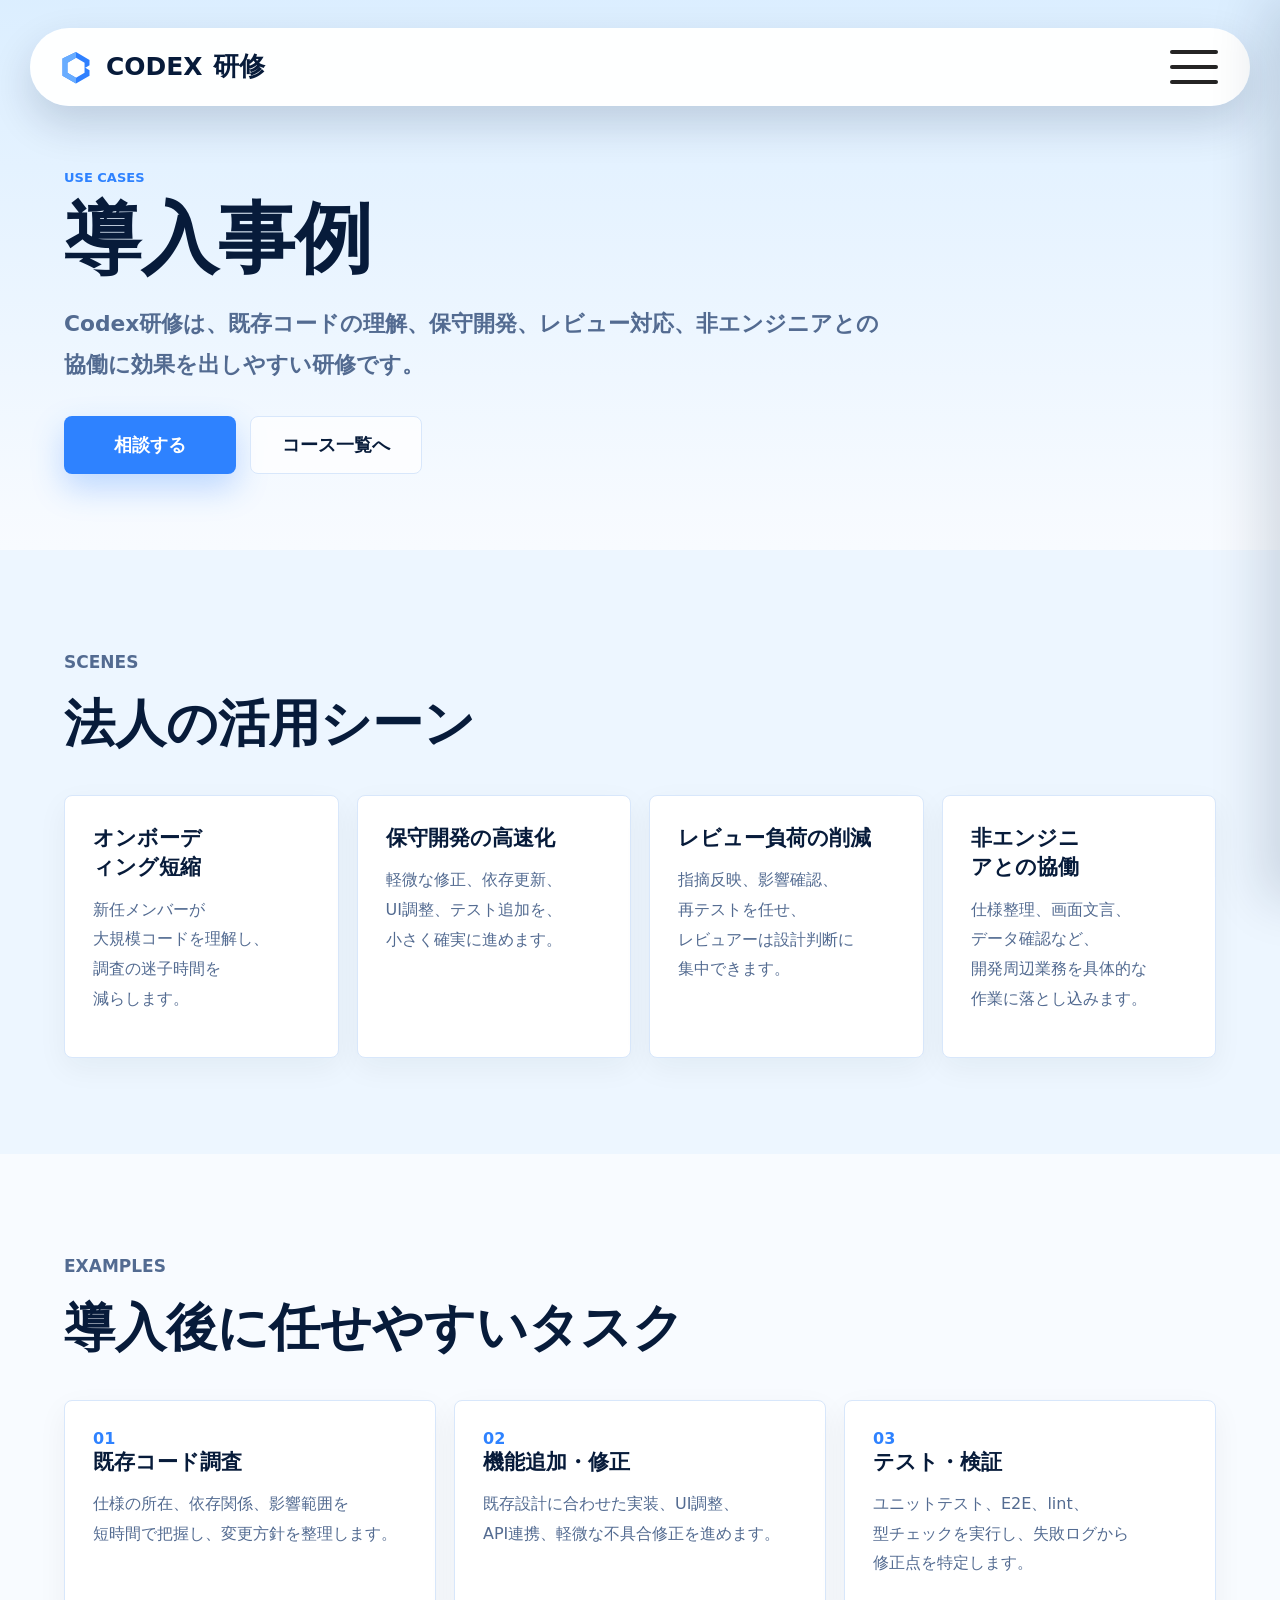
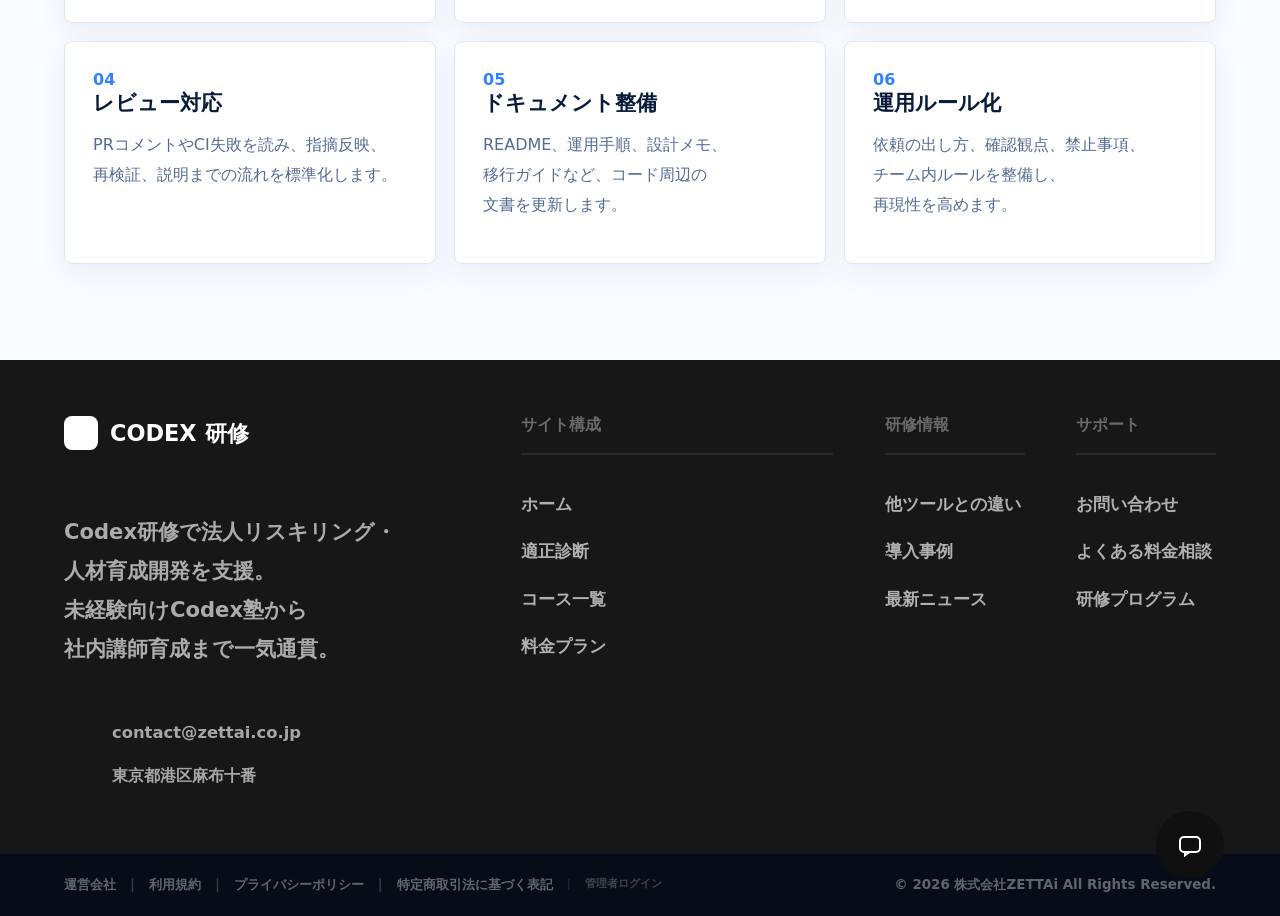
<file: features.html>
<!doctype html>
<html lang="ja">
  <head>
    <meta charset="utf-8">
    <meta name="viewport" content="width=device-width, initial-scale=1">
    <meta http-equiv="refresh" content="0; url=usecases.html">
    <title>導入事例へ移動 | Codex研修</title>
    <meta name="description" content="ページ構成の統一に伴い、導入事例ページへ移動します。">
    <link rel="canonical" href="usecases.html">
    <link rel="preconnect" href="https://fonts.googleapis.com">
    <link rel="preconnect" href="https://fonts.gstatic.com" crossorigin>
    <link href="https://fonts.googleapis.com/css2?family=Noto+Sans+JP:wght@400;500;700;800;900&display=swap" rel="stylesheet">
    <link rel="stylesheet" href="styles.css?v=admin-font-noto-20260625a">
  </head>
  <body>
    <main class="route-page">
      <section class="route-panel">
        <p class="eyebrow">Redirect</p>
        <h1>導入事例へ移動します</h1>
        <p>ページ構成を統一したため、導入事例ページへ移動します。</p>
        <div class="route-actions">
          <a class="button primary" href="usecases.html">導入事例を見る</a>
        </div>
      </section>
    </main>
  </body>
</html>
</file>
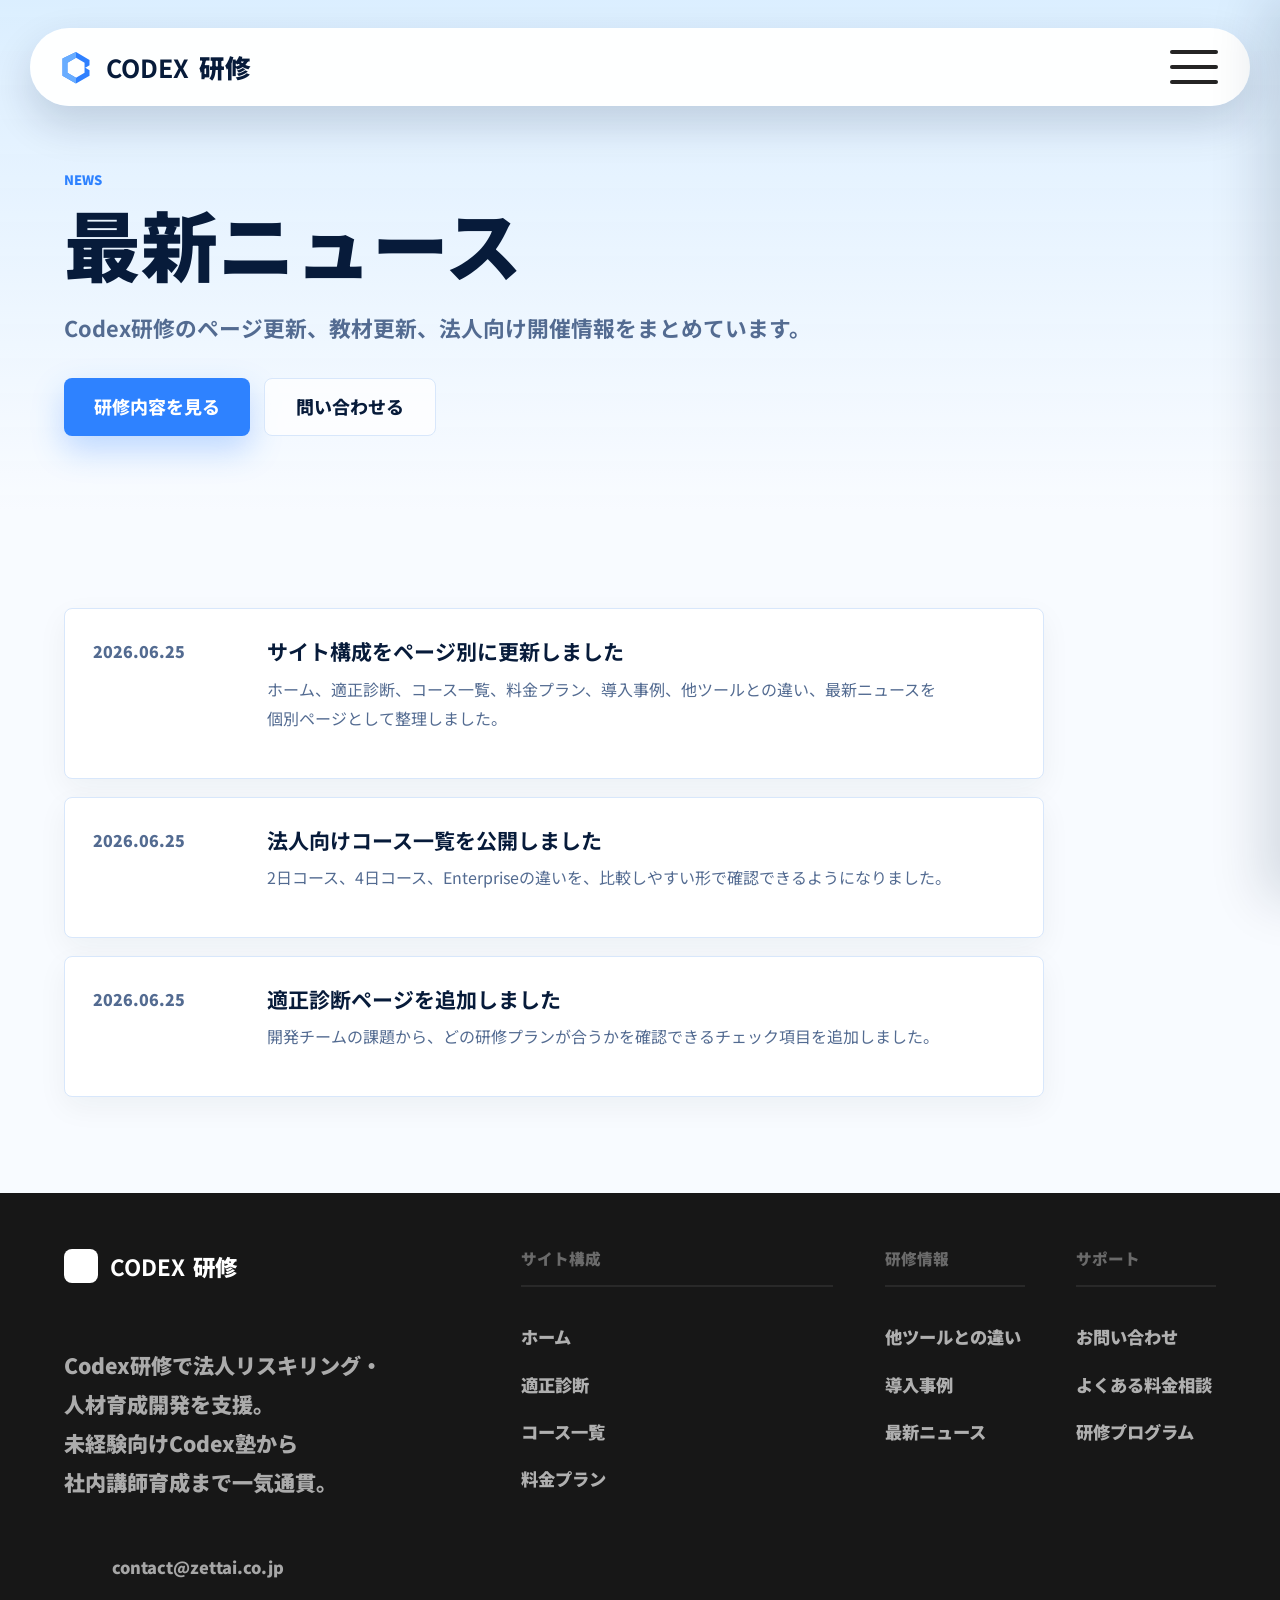
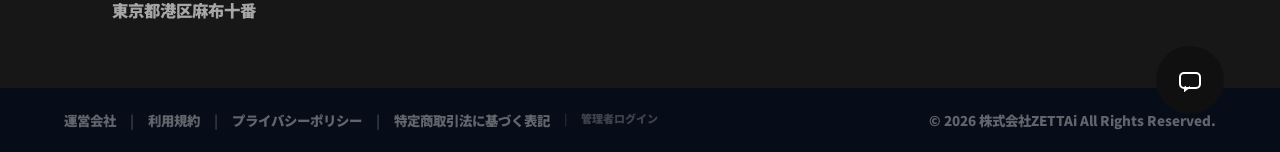
<file: news.html>
<!doctype html>
<html lang="ja">
  <head>
    <meta charset="utf-8">
    <meta name="viewport" content="width=device-width, initial-scale=1">
    <title>最新ニュース | Codex研修</title>
    <meta name="description" content="Codex研修のリリース情報、開催情報、教材更新のお知らせです。">
    <link rel="preconnect" href="https://fonts.googleapis.com">
    <link rel="preconnect" href="https://fonts.gstatic.com" crossorigin>
    <link href="https://fonts.googleapis.com/css2?family=Noto+Sans+JP:wght@400;500;700;800;900&display=swap" rel="stylesheet">
    <link rel="stylesheet" href="styles.css?v=admin-font-noto-20260625a">
  </head>
  <body>
    <input class="menu-toggle" type="checkbox" id="menu-toggle" aria-hidden="true">
    <header class="site-header">
      <a class="brand" href="index.html" aria-label="Codex研修 ホーム">
        <span class="brand-mark" aria-hidden="true">
          <svg viewBox="0 0 48 48" role="img">
            <path d="M24 4 42 14.5v7.3l-6.6 3.8v-7.2L24 11.8 12.6 18.4v13.2L24 38.2l11.4-6.6v-7.2l6.6 3.8v7.3L24 46 6 35.5v-23L24 4Z"></path>
            <path d="M24 11.8 12.6 18.4v13.2L24 38.2v7.8L6 35.5v-23L24 4v7.8Z"></path>
          </svg>
        </span>
        <span><strong>CODEX</strong> 研修</span>
      </a>
      <label class="header-menu" for="menu-toggle" aria-label="メニューを開く"><span></span><span></span><span></span></label>
    </header>
    <label class="menu-scrim" for="menu-toggle" aria-label="メニューを閉じる"></label>
    <aside class="side-menu" aria-label="メニュー">
      <div class="menu-head"><p>MENU</p><label class="menu-close" for="menu-toggle" aria-label="メニューを閉じる"></label></div>
      <nav class="menu-list">
        <a href="index.html">
          <svg class="menu-icon clean-icon" viewBox="0 0 24 24" aria-hidden="true"><path d="M4 11.5 12 4l8 7.5"></path><path d="M6.5 10.5v9h11v-9"></path><path d="M10 19.5v-5h4v5"></path></svg>
          <span><strong>ホーム</strong><small>研修全体の概要</small></span>
        </a>
        <a href="assessment.html">
          <svg class="menu-icon icon-target" viewBox="0 0 48 48" aria-hidden="true"><defs><linearGradient id="target-blue" x1="9" y1="5" x2="39" y2="43" gradientUnits="userSpaceOnUse"><stop stop-color="#8bbdff"></stop><stop offset="1" stop-color="#1f6fff"></stop></linearGradient></defs><path d="M35.5 11.5A18 18 0 1 0 38 28.5"></path><path d="M29.5 16.5A10.5 10.5 0 1 0 31.8 25.8"></path><path d="M23.2 22.6a3.2 3.2 0 0 0 2 5.8"></path><path d="M39.5 8.5 25 23M39.5 8.5l-1.2 10.5M39.5 8.5 29 9.7"></path><circle cx="35" cy="35" r="9"></circle><path d="m31.8 34.8 2.4 2.4 4.2-5"></path></svg>
          <span><strong>適正診断</strong><small>30秒で受講相性チェック</small></span>
        </a>
        <a href="courses.html">
          <svg class="menu-icon icon-list" viewBox="0 0 48 48" aria-hidden="true"><rect x="8" y="10" width="6.5" height="6.5" rx="1.4"></rect><rect x="8" y="21" width="6.5" height="6.5" rx="1.4"></rect><rect x="8" y="32" width="6.5" height="6.5" rx="1.4"></rect><path d="M21 13.2h19M21 24.2h19M21 35.2h19"></path></svg>
          <span><strong>コース一覧</strong><small>2日/4日/エンタープライズ</small></span>
        </a>
        <a href="pricing.html">
          <svg class="menu-icon icon-price-doc clean-icon" viewBox="0 0 48 48" aria-hidden="true"><path d="M8 18h8M8 18v20h8M8 25h5.5M8 31h5.5"></path><path d="M32 18h8M40 18v20h-8M34.5 25H40M34.5 31H40"></path><rect x="16" y="7" width="16" height="34" rx="3"></rect><path d="m24 12 2.1 4.1 4.5.7-3.3 3.2.8 4.5-4.1-2.1-4.1 2.1.8-4.5-3.3-3.2 4.5-.7L24 12Z"></path><path d="M19.6 27.5 24 32.5l4.4-5M20.5 32.4h7M20.5 36.1h7M24 32.5v6.2"></path></svg>
          <span><strong>料金プラン</strong><small>明朗な3プラン</small></span>
        </a>
        <a href="usecases.html">
          <svg class="menu-icon icon-building-check clean-icon" viewBox="0 0 48 48" aria-hidden="true"><path d="M8 42h24"></path><path d="M12 42V10.5C12 8.6 13.6 7 15.5 7h15c1.9 0 3.5 1.6 3.5 3.5V30"></path><path d="M34 17h6c1.7 0 3 1.3 3 3v10"></path><rect class="icon-fill" x="18" y="15" width="4" height="4" rx=".7"></rect><rect class="icon-fill" x="26" y="15" width="4" height="4" rx=".7"></rect><rect class="icon-fill" x="18" y="25" width="4" height="4" rx=".7"></rect><rect class="icon-fill" x="26" y="25" width="4" height="4" rx=".7"></rect><path d="M21 42v-9h8v9"></path><circle cx="36.5" cy="35.5" r="8.2"></circle><path d="m32.9 35.1 2.6 2.7 5.2-6"></path></svg>
          <span><strong>導入事例</strong><small>法人の活用シーンを紹介</small></span>
        </a>
        <a href="features.html">
          <svg class="menu-icon icon-spark clean-icon" viewBox="0 0 24 24" aria-hidden="true"><path d="M12 3.3 13.5 9a2 2 0 0 0 1.5 1.5l5.7 1.5-5.7 1.5a2 2 0 0 0-1.5 1.5L12 20.7l-1.5-5.7A2 2 0 0 0 9 13.5L3.3 12 9 10.5A2 2 0 0 0 10.5 9z"></path><path d="M19 3v4M21 5h-4M5 17v3M6.5 18.5h-3"></path></svg>
          <span><strong>できること</strong><small>Codex活用の実務範囲</small></span>
        </a>
        <a href="comparison.html">
          <svg class="menu-icon icon-branch clean-icon" viewBox="0 0 24 24" aria-hidden="true"><path d="M4 8h4c4 0 6.5 2.9 6.5 7v5"></path><path d="M20 8h-4c-4 0-6.5 2.9-6.5 7"></path><path d="m7 5-3 3 3 3M17 5l3 3-3 3"></path></svg>
          <span><strong>他ツールとの違い</strong><small>開発エージェントとしての特徴</small></span>
        </a>
        <a class="is-active" href="news.html">
          <svg class="menu-icon icon-news" viewBox="0 0 48 48" aria-hidden="true"><rect x="8.5" y="10" width="31" height="28" rx="3"></rect><rect class="news-block" x="15.5" y="18" width="8.5" height="13" rx="1"></rect><path d="M29 18h5.5M29 24.5h5.5M29 31h5.5"></path></svg>
          <span><strong>最新ニュース</strong><small>リリース・更新情報</small></span>
        </a>
      </nav>
    </aside>

    <main>
      <section class="page-hero">
        <p class="eyebrow">News</p>
        <h1>最新ニュース</h1>
        <p>Codex研修のページ更新、教材更新、法人向け開催情報をまとめています。</p>
        <div class="page-actions"><a class="button primary" href="courses.html">研修内容を見る</a><a class="button ghost" href="index.html#contact">問い合わせる</a></div>
      </section>

      <section class="section">
        <div class="news-list">
          <article>
            <p class="news-date">2026.06.25</p>
            <div><h3>サイト構成をページ別に更新しました</h3><p>ホーム、適正診断、コース一覧、料金プラン、導入事例、他ツールとの違い、最新ニュースを個別ページとして整理しました。</p></div>
          </article>
          <article>
            <p class="news-date">2026.06.25</p>
            <div><h3>法人向けコース一覧を公開しました</h3><p>2日コース、4日コース、Enterpriseの違いを、比較しやすい形で確認できるようになりました。</p></div>
          </article>
          <article>
            <p class="news-date">2026.06.25</p>
            <div><h3>適正診断ページを追加しました</h3><p>開発チームの課題から、どの研修プランが合うかを確認できるチェック項目を追加しました。</p></div>
          </article>
        </div>
      </section>
    </main>

    <footer class="footer">
      <div class="footer-main">
        <div class="footer-company">
          <a class="footer-brand" href="index.html" aria-label="CODEX研修 ホーム">
            <span class="footer-brand-mark" aria-hidden="true"></span>
            <span><strong>CODEX</strong> 研修</span>
          </a>
          <p class="footer-lead">
Codex研修で法人リスキリング・人材育成開発を支援。未経験向けCodex塾から社内講師育成まで一気通貫。
 </p>
          <address>
            <a href="mailto:contact@zettai.co.jp">contact@zettai.co.jp</a>
            <span>東京都港区麻布十番</span>
          </address>
        </div>

        <nav class="footer-nav" aria-label="フッターナビゲーション">
          <section>
            <h2>サイト構成</h2>
            <a href="index.html">ホーム</a>
            <a href="assessment.html">適正診断</a>
            <a href="courses.html">コース一覧</a>
            <a href="pricing.html">料金プラン</a>
          </section>
          <section>
            <h2>研修情報</h2>
            <a href="comparison.html">他ツールとの違い</a>
            <a href="usecases.html">導入事例</a>
            <a href="news.html">最新ニュース</a>
          </section>
          <section>
            <h2>サポート</h2>
            <a href="index.html#contact">お問い合わせ</a>
            <a href="pricing.html">よくある料金相談</a>
            <a href="courses.html">研修プログラム</a>
          </section>
        </nav>
      </div>

      <div class="footer-bottom">
        <nav aria-label="法務リンク">
          <a href="index.html#contact">運営会社</a>
          <a href="index.html#contact">利用規約</a>
          <a href="index.html#contact">プライバシーポリシー</a>
          <a href="index.html#contact">特定商取引法に基づく表記</a>
          <a class="footer-admin-link" href="admin.html">管理者ログイン</a>
        </nav>
        <p>© 2026 株式会社ZETTAi All Rights Reserved.</p>
      </div>

      <a class="footer-chat" href="index.html#contact" aria-label="お問い合わせ">
        <span aria-hidden="true"></span>
      </a>
    </footer>
    <script src="site-metrics.js?v=admin-font-noto-20260625a"></script>
  </body>
</html>
</file>
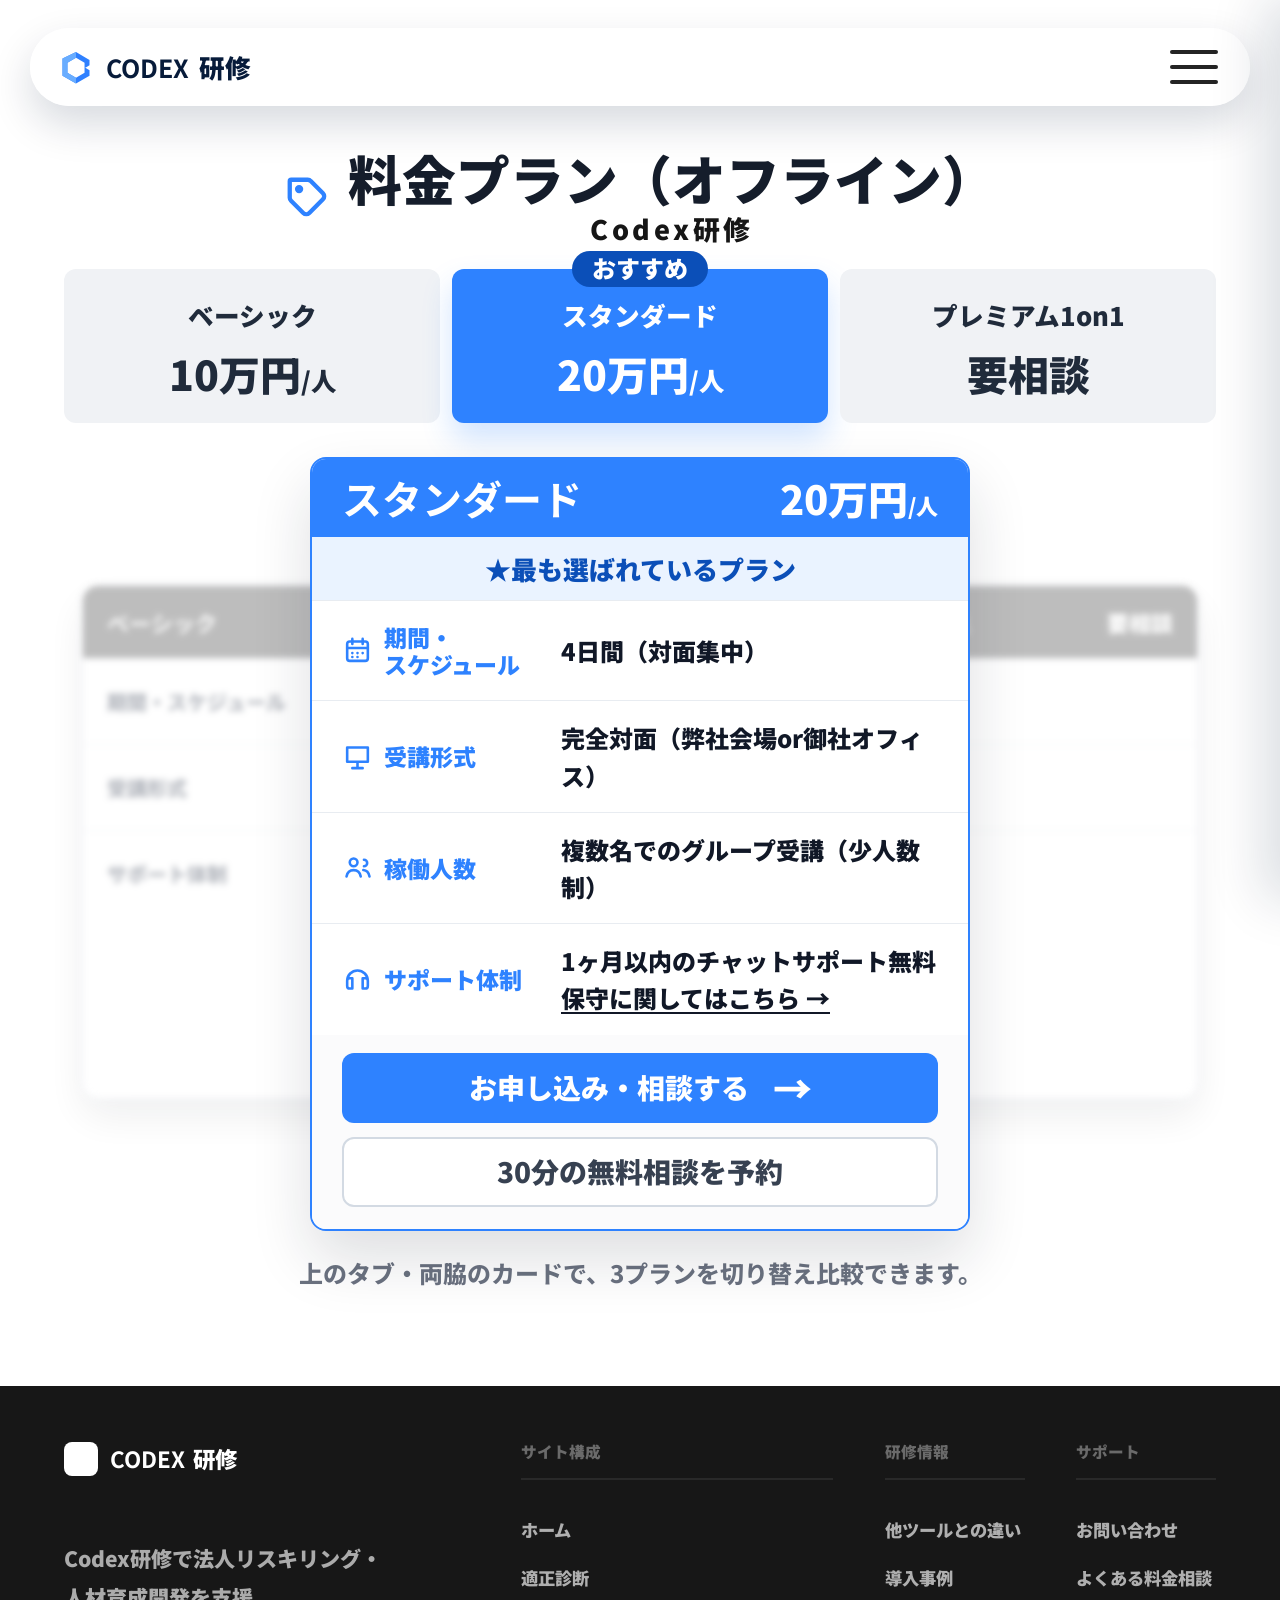
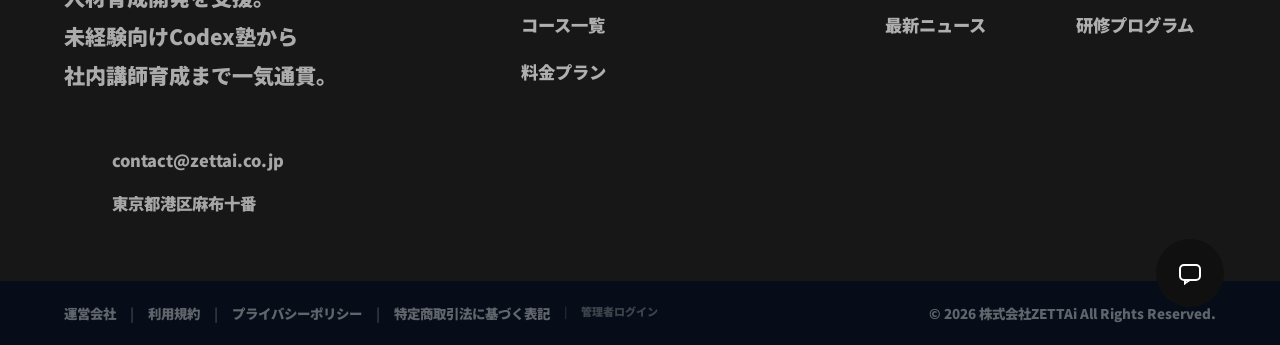
<file: pricing.html>
<!doctype html>
<html lang="ja">
  <head>
    <meta charset="utf-8">
    <meta name="viewport" content="width=device-width, initial-scale=1">
    <title>料金プラン | Codex研修</title>
    <meta name="description" content="Codex研修の2日コース、4日コース、Enterpriseの料金プランです。">
    <link rel="preconnect" href="https://fonts.googleapis.com">
    <link rel="preconnect" href="https://fonts.gstatic.com" crossorigin>
    <link href="https://fonts.googleapis.com/css2?family=Noto+Sans+JP:wght@400;500;700;800;900&display=swap" rel="stylesheet">
    <link rel="stylesheet" href="styles.css?v=admin-font-noto-20260625a">
  </head>
  <body>
    <input class="menu-toggle" type="checkbox" id="menu-toggle" aria-hidden="true">
    <header class="site-header">
      <a class="brand" href="index.html" aria-label="Codex研修 ホーム">
        <span class="brand-mark" aria-hidden="true">
          <svg viewBox="0 0 48 48" role="img">
            <path d="M24 4 42 14.5v7.3l-6.6 3.8v-7.2L24 11.8 12.6 18.4v13.2L24 38.2l11.4-6.6v-7.2l6.6 3.8v7.3L24 46 6 35.5v-23L24 4Z"></path>
            <path d="M24 11.8 12.6 18.4v13.2L24 38.2v7.8L6 35.5v-23L24 4v7.8Z"></path>
          </svg>
        </span>
        <span><strong>CODEX</strong> 研修</span>
      </a>
      <label class="header-menu" for="menu-toggle" aria-label="メニューを開く"><span></span><span></span><span></span></label>
    </header>
    <label class="menu-scrim" for="menu-toggle" aria-label="メニューを閉じる"></label>
    <aside class="side-menu" aria-label="メニュー">
      <div class="menu-head"><p>MENU</p><label class="menu-close" for="menu-toggle" aria-label="メニューを閉じる"></label></div>
      <nav class="menu-list">
        <a href="index.html">
          <svg class="menu-icon clean-icon" viewBox="0 0 24 24" aria-hidden="true"><path d="M4 11.5 12 4l8 7.5"></path><path d="M6.5 10.5v9h11v-9"></path><path d="M10 19.5v-5h4v5"></path></svg>
          <span><strong>ホーム</strong><small>研修全体の概要</small></span>
        </a>
        <a href="assessment.html">
          <svg class="menu-icon icon-target" viewBox="0 0 48 48" aria-hidden="true"><defs><linearGradient id="target-blue" x1="9" y1="5" x2="39" y2="43" gradientUnits="userSpaceOnUse"><stop stop-color="#8bbdff"></stop><stop offset="1" stop-color="#1f6fff"></stop></linearGradient></defs><path d="M35.5 11.5A18 18 0 1 0 38 28.5"></path><path d="M29.5 16.5A10.5 10.5 0 1 0 31.8 25.8"></path><path d="M23.2 22.6a3.2 3.2 0 0 0 2 5.8"></path><path d="M39.5 8.5 25 23M39.5 8.5l-1.2 10.5M39.5 8.5 29 9.7"></path><circle cx="35" cy="35" r="9"></circle><path d="m31.8 34.8 2.4 2.4 4.2-5"></path></svg>
          <span><strong>適正診断</strong><small>30秒で受講相性チェック</small></span>
        </a>
        <a href="courses.html">
          <svg class="menu-icon icon-list" viewBox="0 0 48 48" aria-hidden="true"><rect x="8" y="10" width="6.5" height="6.5" rx="1.4"></rect><rect x="8" y="21" width="6.5" height="6.5" rx="1.4"></rect><rect x="8" y="32" width="6.5" height="6.5" rx="1.4"></rect><path d="M21 13.2h19M21 24.2h19M21 35.2h19"></path></svg>
          <span><strong>コース一覧</strong><small>2日/4日/エンタープライズ</small></span>
        </a>
        <a class="is-active" href="pricing.html">
          <svg class="menu-icon icon-price-doc clean-icon" viewBox="0 0 48 48" aria-hidden="true"><path d="M8 18h8M8 18v20h8M8 25h5.5M8 31h5.5"></path><path d="M32 18h8M40 18v20h-8M34.5 25H40M34.5 31H40"></path><rect x="16" y="7" width="16" height="34" rx="3"></rect><path d="m24 12 2.1 4.1 4.5.7-3.3 3.2.8 4.5-4.1-2.1-4.1 2.1.8-4.5-3.3-3.2 4.5-.7L24 12Z"></path><path d="M19.6 27.5 24 32.5l4.4-5M20.5 32.4h7M20.5 36.1h7M24 32.5v6.2"></path></svg>
          <span><strong>料金プラン</strong><small>明朗な3プラン</small></span>
        </a>
        <a href="usecases.html">
          <svg class="menu-icon icon-building-check clean-icon" viewBox="0 0 48 48" aria-hidden="true"><path d="M8 42h24"></path><path d="M12 42V10.5C12 8.6 13.6 7 15.5 7h15c1.9 0 3.5 1.6 3.5 3.5V30"></path><path d="M34 17h6c1.7 0 3 1.3 3 3v10"></path><rect class="icon-fill" x="18" y="15" width="4" height="4" rx=".7"></rect><rect class="icon-fill" x="26" y="15" width="4" height="4" rx=".7"></rect><rect class="icon-fill" x="18" y="25" width="4" height="4" rx=".7"></rect><rect class="icon-fill" x="26" y="25" width="4" height="4" rx=".7"></rect><path d="M21 42v-9h8v9"></path><circle cx="36.5" cy="35.5" r="8.2"></circle><path d="m32.9 35.1 2.6 2.7 5.2-6"></path></svg>
          <span><strong>導入事例</strong><small>法人の活用シーンを紹介</small></span>
        </a>
        <a href="features.html">
          <svg class="menu-icon icon-spark clean-icon" viewBox="0 0 24 24" aria-hidden="true"><path d="M12 3.3 13.5 9a2 2 0 0 0 1.5 1.5l5.7 1.5-5.7 1.5a2 2 0 0 0-1.5 1.5L12 20.7l-1.5-5.7A2 2 0 0 0 9 13.5L3.3 12 9 10.5A2 2 0 0 0 10.5 9z"></path><path d="M19 3v4M21 5h-4M5 17v3M6.5 18.5h-3"></path></svg>
          <span><strong>できること</strong><small>Codex活用の実務範囲</small></span>
        </a>
        <a href="comparison.html">
          <svg class="menu-icon icon-branch clean-icon" viewBox="0 0 24 24" aria-hidden="true"><path d="M4 8h4c4 0 6.5 2.9 6.5 7v5"></path><path d="M20 8h-4c-4 0-6.5 2.9-6.5 7"></path><path d="m7 5-3 3 3 3M17 5l3 3-3 3"></path></svg>
          <span><strong>他ツールとの違い</strong><small>開発エージェントとしての特徴</small></span>
        </a>
        <a href="news.html">
          <svg class="menu-icon icon-news" viewBox="0 0 48 48" aria-hidden="true"><rect x="8.5" y="10" width="31" height="28" rx="3"></rect><rect class="news-block" x="15.5" y="18" width="8.5" height="13" rx="1"></rect><path d="M29 18h5.5M29 24.5h5.5M29 31h5.5"></path></svg>
          <span><strong>最新ニュース</strong><small>リリース・更新情報</small></span>
        </a>
      </nav>
    </aside>

    <main>
      <section class="section pricing-section pricing-showcase" aria-labelledby="pricing-heading">
        <div class="pricing-title">
          <svg viewBox="0 0 32 32" aria-hidden="true">
            <path d="M5 4h11.5c.8 0 1.6.3 2.1.9l8.5 8.5a3 3 0 0 1 0 4.2l-9.5 9.5a3 3 0 0 1-4.2 0L4.9 18.6A3 3 0 0 1 4 16.5V5a1 1 0 0 1 1-1Z"></path>
            <circle cx="10.5" cy="10.5" r="1.4"></circle>
          </svg>
          <div>
            <h2 id="pricing-heading">料金プラン<span class="pricing-heading-break">（オフライン）</span></h2>
            <p>Codex研修</p>
          </div>
        </div>

        <div class="pricing-tabs" role="tablist" aria-label="料金プラン一覧">
          <button type="button" role="tab" aria-selected="false" data-plan="basic">
            <span>ベーシック</span>
            <strong>10万円<small>/人</small></strong>
          </button>
          <button class="is-selected" type="button" role="tab" aria-selected="true" data-plan="standard">
            <span class="recommend">おすすめ</span>
            <span>スタンダード</span>
            <strong>20万円<small>/人</small></strong>
          </button>
          <button type="button" role="tab" aria-selected="false" data-plan="premium">
            <span>プレミアム1on1</span>
            <strong>要相談</strong>
          </button>
        </div>

        <div class="pricing-focus">
          <article class="pricing-ghost pricing-ghost-left" role="button" tabindex="0" data-plan-jump="basic" aria-label="ベーシックを表示">
            <div><strong>ベーシック</strong><span>10万円/ 人</span></div>
            <p>期間・スケジュール</p>
            <p>受講形式</p>
            <p>サポート体制</p>
          </article>

          <article class="pricing-detail-card" aria-live="polite">
            <header>
              <strong data-plan-name>スタンダード</strong>
              <span data-plan-price>20万円<small>/人</small></span>
            </header>
            <p class="popular" data-plan-badge>★最も選ばれているプラン</p>

            <dl class="pricing-detail-list">
              <div>
                <dt>
                  <svg viewBox="0 0 24 24" aria-hidden="true"><rect x="4" y="5" width="16" height="15" rx="2"></rect><path d="M8 3v4M16 3v4M4 10h16M8 14h.01M12 14h.01M16 14h.01M8 17h.01M12 17h.01"></path></svg>
                  <span>期間・<br>スケジュール</span>
                </dt>
                <dd data-plan-duration>4日間（対面集中）</dd>
              </div>
              <div>
                <dt>
                  <svg viewBox="0 0 24 24" aria-hidden="true"><path d="M4 5h16v11H4zM8 21h8M12 16v5"></path></svg>
                  <span>受講形式</span>
                </dt>
                <dd data-plan-format>完全対面（弊社会場or御社オフィス）</dd>
              </div>
              <div>
                <dt>
                  <svg viewBox="0 0 24 24" aria-hidden="true"><circle cx="9" cy="8" r="3"></circle><path d="M3.5 19c.6-3.4 2.5-5 5.5-5s4.9 1.6 5.5 5M17 11a2.5 2.5 0 1 0 0-5M16.5 14c2.6.2 4.2 1.8 4.8 5"></path></svg>
                  <span>稼働人数</span>
                </dt>
                <dd data-plan-people>複数名でのグループ受講（少人数制）</dd>
              </div>
              <div>
                <dt>
                  <svg viewBox="0 0 24 24" aria-hidden="true"><path d="M4 13a8 8 0 0 1 16 0M4 13v4a2 2 0 0 0 2 2h2v-8H6a2 2 0 0 0-2 2ZM20 13v4a2 2 0 0 1-2 2h-2v-8h2a2 2 0 0 1 2 2Z"></path></svg>
                  <span>サポート体制</span>
                </dt>
                <dd><span data-plan-support>1ヶ月以内のチャットサポート無料</span><br><a href="index.html#contact">保守に関してはこちら →</a></dd>
              </div>
            </dl>

            <div class="pricing-actions">
              <a class="pricing-primary" href="index.html#contact">お申し込み・相談する <span aria-hidden="true">→</span></a>
              <a class="pricing-secondary" href="index.html#contact">30分の無料相談を予約</a>
            </div>
          </article>

          <article class="pricing-ghost pricing-ghost-right" role="button" tabindex="0" data-plan-jump="premium" aria-label="プレミアム 1on1を表示">
            <div><strong>プレミアム 1on1</strong><span>要相談</span></div>
            <p>法人カスタム開催</p>
            <p>専用教材・演習</p>
            <p>個別サポート</p>
          </article>
        </div>

        <p class="pricing-note">上のタブ・両脇のカードで、3プランを切り替え比較できます。</p>
      </section>
    </main>

    <footer class="footer">
      <div class="footer-main">
        <div class="footer-company">
          <a class="footer-brand" href="index.html" aria-label="CODEX研修 ホーム">
            <span class="footer-brand-mark" aria-hidden="true"></span>
            <span><strong>CODEX</strong> 研修</span>
          </a>
          <p class="footer-lead">
Codex研修で法人リスキリング・人材育成開発を支援。未経験向けCodex塾から社内講師育成まで一気通貫。
 </p>
          <address>
            <a href="mailto:contact@zettai.co.jp">contact@zettai.co.jp</a>
            <span>東京都港区麻布十番</span>
          </address>
        </div>

        <nav class="footer-nav" aria-label="フッターナビゲーション">
          <section>
            <h2>サイト構成</h2>
            <a href="index.html">ホーム</a>
            <a href="assessment.html">適正診断</a>
            <a href="courses.html">コース一覧</a>
            <a href="pricing.html">料金プラン</a>
          </section>
          <section>
            <h2>研修情報</h2>
            <a href="comparison.html">他ツールとの違い</a>
            <a href="usecases.html">導入事例</a>
            <a href="news.html">最新ニュース</a>
          </section>
          <section>
            <h2>サポート</h2>
            <a href="index.html#contact">お問い合わせ</a>
            <a href="pricing.html">よくある料金相談</a>
            <a href="courses.html">研修プログラム</a>
          </section>
        </nav>
      </div>

      <div class="footer-bottom">
        <nav aria-label="法務リンク">
          <a href="index.html#contact">運営会社</a>
          <a href="index.html#contact">利用規約</a>
          <a href="index.html#contact">プライバシーポリシー</a>
          <a href="index.html#contact">特定商取引法に基づく表記</a>
          <a class="footer-admin-link" href="admin.html">管理者ログイン</a>
        </nav>
        <p>© 2026 株式会社ZETTAi All Rights Reserved.</p>
      </div>

      <a class="footer-chat" href="index.html#contact" aria-label="お問い合わせ">
        <span aria-hidden="true"></span>
      </a>
    </footer>
    <script>
      (() => {
        const plans = {
          basic: {
            name: "ベーシック",
            price: "10万円<small>/人</small>",
            badge: "まずは基礎を固めるプラン",
            duration: "2日間（対面集中）",
            format: "完全対面（弊社会場 or 御社オフィス）",
            people: "複数名でのグループ受講",
            support: "研修後2週間のメール確認",
            left: "premium",
            right: "standard",
          },
          standard: {
            name: "スタンダード",
            price: "20万円<small>/人</small>",
            badge: "★ 最も選ばれているプラン",
            duration: "4日間（対面集中）",
            format: "完全対面（弊社会場 or 御社オフィス）",
            people: "複数名でのグループ受講（少人数制）",
            support: "1ヶ月以内のチャットサポート無料",
            left: "basic",
            right: "premium",
          },
          premium: {
            name: "プレミアム 1on1",
            price: "要相談",
            badge: "個別最適化・伴走型プラン",
            duration: "個別設計（事前相談で決定）",
            format: "完全対面 / オンライン併用も相談可",
            people: "1on1または少人数の専任支援",
            support: "個別伴走・専用教材・導入相談",
            left: "standard",
            right: "basic",
          },
        };

        const root = document.querySelector(".pricing-showcase");

        if (!root) {
          return;
        }

        const tabs = [...root.querySelectorAll("[data-plan]")];
        const ghostLeft = root.querySelector(".pricing-ghost-left");
        const ghostRight = root.querySelector(".pricing-ghost-right");
        const fields = {
          name: root.querySelector("[data-plan-name]"),
          price: root.querySelector("[data-plan-price]"),
          badge: root.querySelector("[data-plan-badge]"),
          duration: root.querySelector("[data-plan-duration]"),
          format: root.querySelector("[data-plan-format]"),
          people: root.querySelector("[data-plan-people]"),
          support: root.querySelector("[data-plan-support]"),
        };

        const fillGhost = (ghost, key) => {
          const plan = plans[key];
          ghost.dataset.planJump = key;
          ghost.setAttribute("aria-label", `${plan.name}を表示`);
          ghost.querySelector("strong").textContent = plan.name;
          ghost.querySelector("span").innerHTML = plan.price.replace("<small>", " ").replace("</small>", "");
          const rows = ghost.querySelectorAll("p");
          rows[0].textContent = plan.duration;
          rows[1].textContent = plan.format;
          rows[2].textContent = plan.support;
        };

        const selectPlan = (key) => {
          const plan = plans[key];

          fields.name.textContent = plan.name;
          fields.price.innerHTML = plan.price;
          fields.badge.textContent = plan.badge;
          fields.duration.textContent = plan.duration;
          fields.format.textContent = plan.format;
          fields.people.textContent = plan.people;
          fields.support.textContent = plan.support;

          tabs.forEach((tab) => {
            const selected = tab.dataset.plan === key;
            tab.classList.toggle("is-selected", selected);
            tab.setAttribute("aria-selected", String(selected));
          });

          fillGhost(ghostLeft, plan.left);
          fillGhost(ghostRight, plan.right);
        };

        tabs.forEach((tab) => {
          tab.addEventListener("click", () => selectPlan(tab.dataset.plan));
        });

        [ghostLeft, ghostRight].forEach((ghost) => {
          ghost.addEventListener("click", () => selectPlan(ghost.dataset.planJump));
          ghost.addEventListener("keydown", (event) => {
            if (event.key !== "Enter" && event.key !== " ") {
              return;
            }

            event.preventDefault();
            selectPlan(ghost.dataset.planJump);
          });
        });
      })();
    </script>
    <script src="site-metrics.js?v=admin-font-noto-20260625a"></script>
  </body>
</html>
</file>
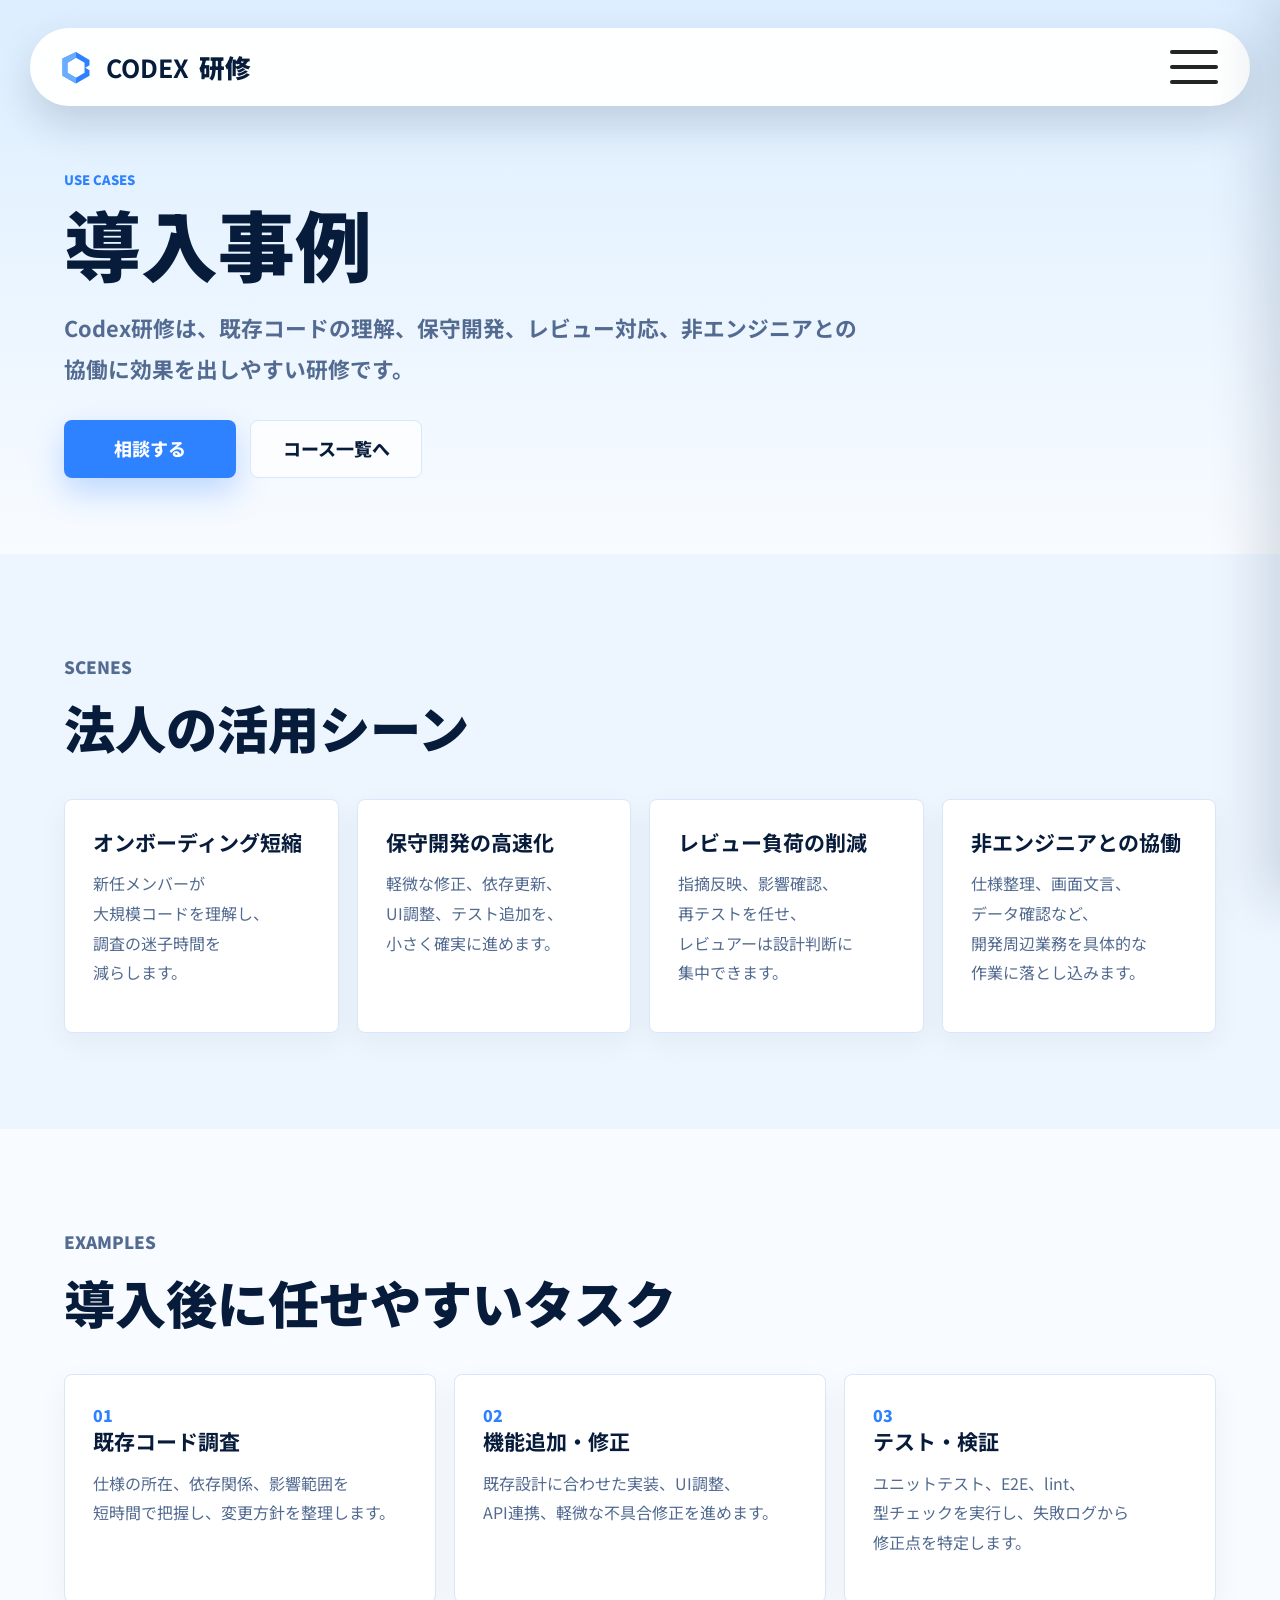
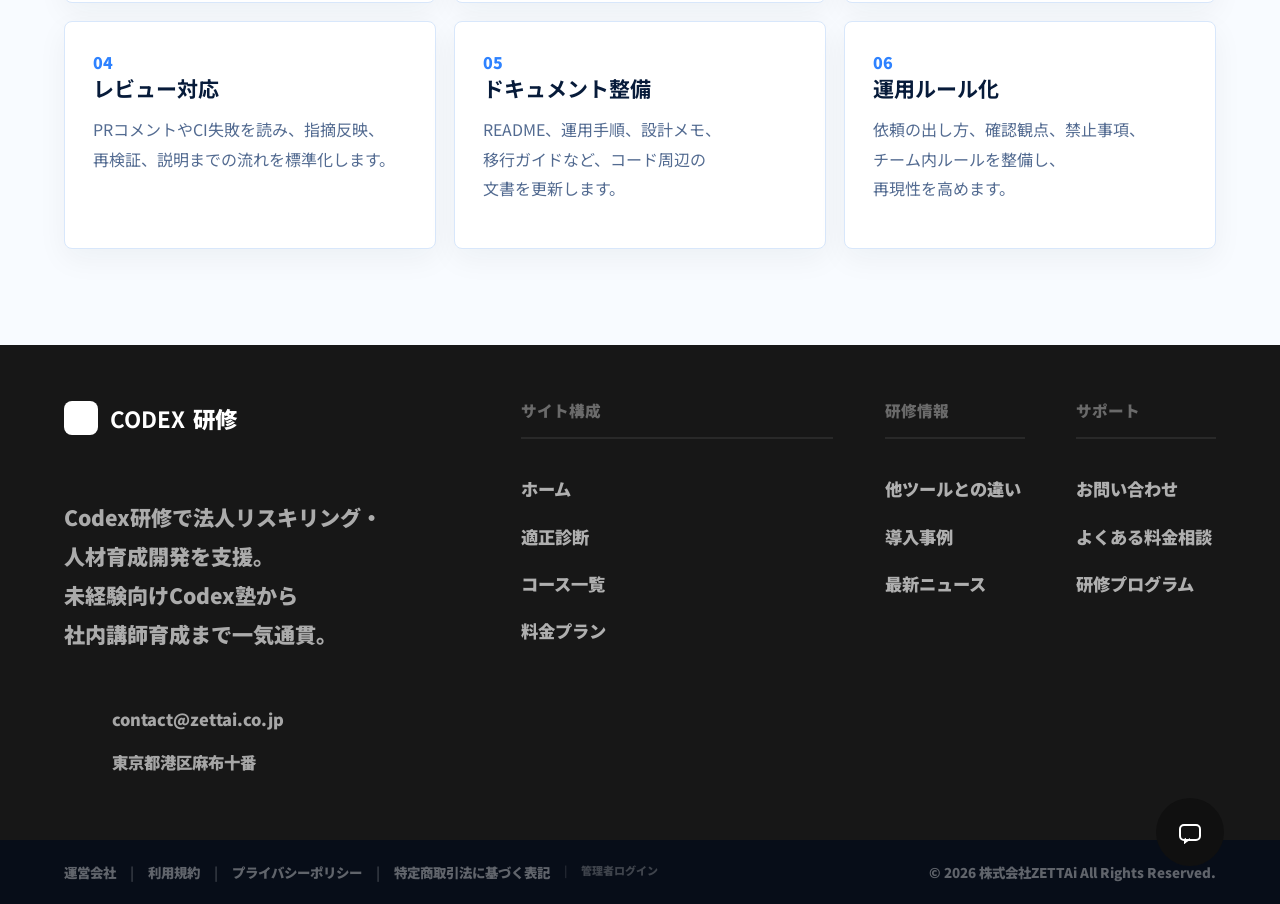
<file: usecases.html>
<!doctype html>
<html lang="ja">
  <head>
    <meta charset="utf-8">
    <meta name="viewport" content="width=device-width, initial-scale=1">
    <title>導入事例 | Codex研修</title>
    <meta name="description" content="Codex研修の法人向け導入事例と活用シーンです。">
    <link rel="preconnect" href="https://fonts.googleapis.com">
    <link rel="preconnect" href="https://fonts.gstatic.com" crossorigin>
    <link href="https://fonts.googleapis.com/css2?family=Noto+Sans+JP:wght@400;500;700;800;900&display=swap" rel="stylesheet">
    <link rel="stylesheet" href="styles.css?v=admin-font-noto-20260625a">
  </head>
  <body>
    <input class="menu-toggle" type="checkbox" id="menu-toggle" aria-hidden="true">
    <header class="site-header">
      <a class="brand" href="index.html" aria-label="Codex研修 ホーム">
        <span class="brand-mark" aria-hidden="true">
          <svg viewBox="0 0 48 48" role="img">
            <path d="M24 4 42 14.5v7.3l-6.6 3.8v-7.2L24 11.8 12.6 18.4v13.2L24 38.2l11.4-6.6v-7.2l6.6 3.8v7.3L24 46 6 35.5v-23L24 4Z"></path>
            <path d="M24 11.8 12.6 18.4v13.2L24 38.2v7.8L6 35.5v-23L24 4v7.8Z"></path>
          </svg>
        </span>
        <span><strong>CODEX</strong> 研修</span>
      </a>
      <label class="header-menu" for="menu-toggle" aria-label="メニューを開く"><span></span><span></span><span></span></label>
    </header>
    <label class="menu-scrim" for="menu-toggle" aria-label="メニューを閉じる"></label>
    <aside class="side-menu" aria-label="メニュー">
      <div class="menu-head"><p>MENU</p><label class="menu-close" for="menu-toggle" aria-label="メニューを閉じる"></label></div>
      <nav class="menu-list">
        <a href="index.html">
          <svg class="menu-icon clean-icon" viewBox="0 0 24 24" aria-hidden="true"><path d="M4 11.5 12 4l8 7.5"></path><path d="M6.5 10.5v9h11v-9"></path><path d="M10 19.5v-5h4v5"></path></svg>
          <span><strong>ホーム</strong><small>研修全体の概要</small></span>
        </a>
        <a href="assessment.html">
          <svg class="menu-icon icon-target" viewBox="0 0 48 48" aria-hidden="true"><defs><linearGradient id="target-blue" x1="9" y1="5" x2="39" y2="43" gradientUnits="userSpaceOnUse"><stop stop-color="#8bbdff"></stop><stop offset="1" stop-color="#1f6fff"></stop></linearGradient></defs><path d="M35.5 11.5A18 18 0 1 0 38 28.5"></path><path d="M29.5 16.5A10.5 10.5 0 1 0 31.8 25.8"></path><path d="M23.2 22.6a3.2 3.2 0 0 0 2 5.8"></path><path d="M39.5 8.5 25 23M39.5 8.5l-1.2 10.5M39.5 8.5 29 9.7"></path><circle cx="35" cy="35" r="9"></circle><path d="m31.8 34.8 2.4 2.4 4.2-5"></path></svg>
          <span><strong>適正診断</strong><small>30秒で受講相性チェック</small></span>
        </a>
        <a href="courses.html">
          <svg class="menu-icon icon-list" viewBox="0 0 48 48" aria-hidden="true"><rect x="8" y="10" width="6.5" height="6.5" rx="1.4"></rect><rect x="8" y="21" width="6.5" height="6.5" rx="1.4"></rect><rect x="8" y="32" width="6.5" height="6.5" rx="1.4"></rect><path d="M21 13.2h19M21 24.2h19M21 35.2h19"></path></svg>
          <span><strong>コース一覧</strong><small>2日/4日/エンタープライズ</small></span>
        </a>
        <a href="pricing.html">
          <svg class="menu-icon icon-price-doc clean-icon" viewBox="0 0 48 48" aria-hidden="true"><path d="M8 18h8M8 18v20h8M8 25h5.5M8 31h5.5"></path><path d="M32 18h8M40 18v20h-8M34.5 25H40M34.5 31H40"></path><rect x="16" y="7" width="16" height="34" rx="3"></rect><path d="m24 12 2.1 4.1 4.5.7-3.3 3.2.8 4.5-4.1-2.1-4.1 2.1.8-4.5-3.3-3.2 4.5-.7L24 12Z"></path><path d="M19.6 27.5 24 32.5l4.4-5M20.5 32.4h7M20.5 36.1h7M24 32.5v6.2"></path></svg>
          <span><strong>料金プラン</strong><small>明朗な3プラン</small></span>
        </a>
        <a class="is-active" href="usecases.html">
          <svg class="menu-icon icon-building-check clean-icon" viewBox="0 0 48 48" aria-hidden="true"><path d="M8 42h24"></path><path d="M12 42V10.5C12 8.6 13.6 7 15.5 7h15c1.9 0 3.5 1.6 3.5 3.5V30"></path><path d="M34 17h6c1.7 0 3 1.3 3 3v10"></path><rect class="icon-fill" x="18" y="15" width="4" height="4" rx=".7"></rect><rect class="icon-fill" x="26" y="15" width="4" height="4" rx=".7"></rect><rect class="icon-fill" x="18" y="25" width="4" height="4" rx=".7"></rect><rect class="icon-fill" x="26" y="25" width="4" height="4" rx=".7"></rect><path d="M21 42v-9h8v9"></path><circle cx="36.5" cy="35.5" r="8.2"></circle><path d="m32.9 35.1 2.6 2.7 5.2-6"></path></svg>
          <span><strong>導入事例</strong><small>法人の活用シーンを紹介</small></span>
        </a>
        <a href="features.html">
          <svg class="menu-icon icon-spark clean-icon" viewBox="0 0 24 24" aria-hidden="true"><path d="M12 3.3 13.5 9a2 2 0 0 0 1.5 1.5l5.7 1.5-5.7 1.5a2 2 0 0 0-1.5 1.5L12 20.7l-1.5-5.7A2 2 0 0 0 9 13.5L3.3 12 9 10.5A2 2 0 0 0 10.5 9z"></path><path d="M19 3v4M21 5h-4M5 17v3M6.5 18.5h-3"></path></svg>
          <span><strong>できること</strong><small>Codex活用の実務範囲</small></span>
        </a>
        <a href="comparison.html">
          <svg class="menu-icon icon-branch clean-icon" viewBox="0 0 24 24" aria-hidden="true"><path d="M4 8h4c4 0 6.5 2.9 6.5 7v5"></path><path d="M20 8h-4c-4 0-6.5 2.9-6.5 7"></path><path d="m7 5-3 3 3 3M17 5l3 3-3 3"></path></svg>
          <span><strong>他ツールとの違い</strong><small>開発エージェントとしての特徴</small></span>
        </a>
        <a href="news.html">
          <svg class="menu-icon icon-news" viewBox="0 0 48 48" aria-hidden="true"><rect x="8.5" y="10" width="31" height="28" rx="3"></rect><rect class="news-block" x="15.5" y="18" width="8.5" height="13" rx="1"></rect><path d="M29 18h5.5M29 24.5h5.5M29 31h5.5"></path></svg>
          <span><strong>最新ニュース</strong><small>リリース・更新情報</small></span>
        </a>
      </nav>
    </aside>

    <main>
      <section class="page-hero">
        <p class="eyebrow">Use Cases</p>
        <h1>導入事例</h1>
        <p>Codex研修は、既存コードの理解、保守開発、レビュー対応、非エンジニアとの協働に効果を出しやすい研修です。</p>
        <div class="page-actions"><a class="button primary" href="index.html#contact">相談する</a><a class="button ghost" href="courses.html">コース一覧へ</a></div>
      </section>

      <section class="section band">
        <div class="section-head">
          <p class="eyebrow">Scenes</p>
          <h2>法人の活用シーン</h2>
        </div>
        <div class="usecase-grid">
          <article><h3>オンボーディング短縮</h3><p>新任メンバーが大規模コードを理解し、調査の迷子時間を減らします。</p></article>
          <article><h3>保守開発の高速化</h3><p>軽微な修正、依存更新、UI調整、テスト追加を、小さく確実に進めます。</p></article>
          <article><h3>レビュー負荷の削減</h3><p>指摘反映、影響確認、再テストを任せ、レビュアーは設計判断に集中できます。</p></article>
          <article><h3>非エンジニアとの協働</h3><p>仕様整理、画面文言、データ確認など、開発周辺業務を具体的な作業に落とし込みます。</p></article>
        </div>
      </section>

      <section class="section">
        <div class="section-head">
          <p class="eyebrow">Examples</p>
          <h2>導入後に任せやすいタスク</h2>
        </div>
        <div class="summary-grid">
          <article><span>01</span><h3>既存コード調査</h3><p>仕様の所在、依存関係、影響範囲を短時間で把握し、変更方針を整理します。</p></article>
          <article><span>02</span><h3>機能追加・修正</h3><p>既存設計に合わせた実装、UI調整、API連携、軽微な不具合修正を進めます。</p></article>
          <article><span>03</span><h3>テスト・検証</h3><p>ユニットテスト、E2E、lint、型チェックを実行し、失敗ログから修正点を特定します。</p></article>
          <article><span>04</span><h3>レビュー対応</h3><p>PRコメントやCI失敗を読み、指摘反映、再検証、説明までの流れを標準化します。</p></article>
          <article><span>05</span><h3>ドキュメント整備</h3><p>README、運用手順、設計メモ、移行ガイドなど、コード周辺の文書を更新します。</p></article>
          <article><span>06</span><h3>運用ルール化</h3><p>依頼の出し方、確認観点、禁止事項、チーム内ルールを整備し、再現性を高めます。</p></article>
        </div>
      </section>
    </main>

    <footer class="footer">
      <div class="footer-main">
        <div class="footer-company">
          <a class="footer-brand" href="index.html" aria-label="CODEX研修 ホーム">
            <span class="footer-brand-mark" aria-hidden="true"></span>
            <span><strong>CODEX</strong> 研修</span>
          </a>
          <p class="footer-lead">
Codex研修で法人リスキリング・人材育成開発を支援。未経験向けCodex塾から社内講師育成まで一気通貫。
 </p>
          <address>
            <a href="mailto:contact@zettai.co.jp">contact@zettai.co.jp</a>
            <span>東京都港区麻布十番</span>
          </address>
        </div>

        <nav class="footer-nav" aria-label="フッターナビゲーション">
          <section>
            <h2>サイト構成</h2>
            <a href="index.html">ホーム</a>
            <a href="assessment.html">適正診断</a>
            <a href="courses.html">コース一覧</a>
            <a href="pricing.html">料金プラン</a>
          </section>
          <section>
            <h2>研修情報</h2>
            <a href="comparison.html">他ツールとの違い</a>
            <a href="usecases.html">導入事例</a>
            <a href="news.html">最新ニュース</a>
          </section>
          <section>
            <h2>サポート</h2>
            <a href="index.html#contact">お問い合わせ</a>
            <a href="pricing.html">よくある料金相談</a>
            <a href="courses.html">研修プログラム</a>
          </section>
        </nav>
      </div>

      <div class="footer-bottom">
        <nav aria-label="法務リンク">
          <a href="index.html#contact">運営会社</a>
          <a href="index.html#contact">利用規約</a>
          <a href="index.html#contact">プライバシーポリシー</a>
          <a href="index.html#contact">特定商取引法に基づく表記</a>
          <a class="footer-admin-link" href="admin.html">管理者ログイン</a>
        </nav>
        <p>© 2026 株式会社ZETTAi All Rights Reserved.</p>
      </div>

      <a class="footer-chat" href="index.html#contact" aria-label="お問い合わせ">
        <span aria-hidden="true"></span>
      </a>
    </footer>
    <script src="site-metrics.js?v=admin-font-noto-20260625a"></script>
  </body>
</html>
</file>
<file: styles.css>
:root {
  --ink: #071b3a;
  --muted: #536b91;
  --line: #d8e7fb;
  --paper: #f8fbff;
  --soft: #edf6ff;
  --blue: #2e82ff;
  --blue-dark: #0b4fb8;
  --blue-deep: #06265f;
  --cyan: #72c7ff;
  --white: #ffffff;
  --shadow: 0 22px 60px rgba(25, 105, 224, 0.16);
}

* {
  box-sizing: border-box;
}

html {
  scroll-behavior: smooth;
}

body {
  margin: 0;
  color: var(--ink);
  background: var(--paper);
  font-family: "Noto Sans JP", system-ui, sans-serif;
  letter-spacing: 0;
}

.visually-hidden {
  position: absolute;
  width: 1px;
  height: 1px;
  padding: 0;
  margin: -1px;
  overflow: hidden;
  clip: rect(0, 0, 0, 0);
  white-space: nowrap;
  border: 0;
}

a {
  color: inherit;
  text-decoration: none;
}

.menu-toggle {
  position: absolute;
  opacity: 0;
  pointer-events: none;
}

.site-header {
  position: fixed;
  z-index: 30;
  top: 28px;
  left: 30px;
  right: 30px;
  display: flex;
  align-items: center;
  justify-content: space-between;
  gap: 24px;
  min-height: 78px;
  padding: 10px 22px 10px 28px;
  background: rgba(255, 255, 255, 0.96);
  border-radius: 999px;
  box-shadow: 0 18px 42px rgba(7, 27, 58, 0.16);
  backdrop-filter: blur(14px);
}

.brand,
.nav,
.hero-actions,
.hero-facts,
.contact {
  display: flex;
  align-items: center;
}

.brand {
  margin-right: auto;
  flex: 0 0 auto;
  gap: 12px;
  font-weight: 900;
  font-size: clamp(22px, 2vw, 34px);
  line-height: 1;
  color: var(--ink);
}

.brand span:last-child {
  display: flex;
  align-items: baseline;
  gap: 10px;
}

.brand strong {
  font-size: clamp(22px, 1.95vw, 34px);
}

.brand-mark {
  width: 36px;
  height: 36px;
  color: var(--blue);
}

.brand-mark svg {
  display: block;
  width: 100%;
  height: 100%;
}

.brand-mark path:first-child {
  fill: #2f80ff;
}

.brand-mark path:last-child {
  fill: #69adff;
}

.nav {
  flex: 1 1 auto;
  justify-content: center;
  min-width: 0;
  gap: clamp(16px, 1.55vw, 28px);
  color: #071b3a;
  font-size: clamp(15px, 1.2vw, 22px);
  font-weight: 900;
  white-space: nowrap;
}

.nav a:hover {
  color: var(--blue-dark);
}

.header-cta,
.button {
  display: inline-flex;
  align-items: center;
  justify-content: center;
  min-width: 172px;
  min-height: 58px;
  padding: 0 30px;
  border-radius: 8px;
  font-size: 18px;
  font-weight: 800;
  line-height: 1.2;
  text-align: center;
  white-space: nowrap;
  word-break: keep-all;
}

.header-menu {
  flex: 0 0 auto;
  display: flex;
  flex-direction: column;
  justify-content: center;
  gap: 11px;
  width: 58px;
  height: 58px;
  color: #242424;
  border: 0;
  border-radius: 0;
  font-weight: 900;
  cursor: pointer;
}

.header-menu span {
  width: 48px;
  height: 4px;
  background: currentColor;
  border-radius: 999px;
}

.menu-scrim {
  position: fixed;
  z-index: 20;
  inset: 0;
  background: rgba(5, 12, 23, 0.54);
  opacity: 0;
  pointer-events: none;
  transition: opacity 0.28s ease;
}

.side-menu {
  position: fixed;
  z-index: 40;
  top: 0;
  right: 0;
  width: min(92vw, 440px);
  height: 100svh;
  padding: 22px 22px 20px;
  background: rgba(255, 255, 255, 0.98);
  box-shadow: -18px 0 50px rgba(7, 27, 58, 0.14);
  overflow-y: auto;
  transform: translateX(100%);
  transition: transform 0.28s ease;
}

.menu-toggle:checked ~ .menu-scrim {
  opacity: 1;
  pointer-events: auto;
}

.menu-toggle:checked ~ .side-menu {
  transform: translateX(0);
}

.menu-head {
  display: flex;
  align-items: center;
  justify-content: space-between;
  padding: 0 6px 18px;
  border-bottom: 1px solid #e7edf7;
}

.menu-head p {
  margin: 0;
  color: #141414;
  font-size: 20px;
  font-weight: 900;
  letter-spacing: 0.28em;
}

.menu-close {
  position: relative;
  width: 38px;
  height: 38px;
  cursor: pointer;
}

.menu-close::before,
.menu-close::after {
  content: "";
  position: absolute;
  top: 18px;
  left: 3px;
  width: 34px;
  height: 3px;
  background: #1f1f1f;
  border-radius: 999px;
}

.menu-close::before {
  transform: rotate(45deg);
}

.menu-close::after {
  transform: rotate(-45deg);
}

.menu-list {
  display: grid;
}

.menu-list a {
  position: relative;
  display: grid;
  grid-template-columns: 50px 1fr;
  gap: 16px;
  align-items: center;
  min-height: 78px;
  padding: 12px 34px 12px 12px;
  border-bottom: 1px solid #e1e7f0;
}

.menu-list a::after {
  content: "›";
  position: absolute;
  right: 14px;
  color: #d7dde7;
  font-size: 34px;
  line-height: 1;
}

.menu-list a.is-active {
  background: #f0f4ff;
}

.menu-icon {
  display: grid;
  place-items: center;
  width: 46px;
  height: 46px;
  color: #65758c;
}

.menu-initial {
  color: var(--blue-dark);
  background: var(--soft);
  border: 1px solid var(--line);
  border-radius: 8px;
  font-size: 16px;
  font-weight: 900;
}

.menu-icon path,
.menu-icon rect,
.menu-icon circle {
  fill: none;
  stroke: currentColor;
  stroke-width: 3.8;
  stroke-linecap: round;
  stroke-linejoin: round;
}

.icon-list rect,
.icon-card circle,
.icon-news .news-block {
  fill: currentColor;
  stroke: none;
}

.clean-icon path,
.clean-icon rect,
.clean-icon circle {
  stroke-width: 2.2;
}

.clean-icon .icon-fill {
  fill: currentColor;
  stroke: none;
}

.icon-price-doc.clean-icon path,
.icon-price-doc.clean-icon rect {
  stroke-width: 2.9;
}

.icon-building-check.clean-icon path,
.icon-building-check.clean-icon rect:not(.icon-fill),
.icon-building-check.clean-icon circle {
  stroke-width: 3.1;
}

.icon-target path,
.icon-target circle {
  stroke: currentColor;
}

.icon-target circle {
  fill: currentColor;
}

.icon-target path:last-child {
  stroke: #ffffff;
  stroke-width: 3.2;
}

.menu-list a.is-active .icon-target {
  color: #2f7dff;
  filter: drop-shadow(0 7px 12px rgba(47, 125, 255, 0.22));
}

.menu-list a.is-active .icon-target path,
.menu-list a.is-active .icon-target circle {
  stroke: url("#target-blue");
}

.menu-list a.is-active .icon-target circle {
  fill: #2f7dff;
}

.menu-list strong,
.menu-list small {
  display: block;
}

.menu-list strong {
  color: #151515;
  font-size: 22px;
  line-height: 1.2;
  font-weight: 900;
}

.menu-list small {
  margin-top: 3px;
  color: #8b98ad;
  font-size: 15px;
  line-height: 1.35;
  font-weight: 900;
}

.menu-learning {
  display: flex;
  align-items: center;
  justify-content: center;
  min-height: 58px;
  margin-top: 18px;
  color: #171717;
  background: #ffffff;
  border: 2px solid #cfd5df;
  border-radius: 16px;
  font-size: 18px;
  font-weight: 900;
}

.hero {
  position: relative;
  overflow: hidden;
  padding: 0;
  background: #d9edff;
}

.hero-image {
  display: block;
  width: 100%;
  height: auto;
}

.hero-learn-more {
  position: absolute;
  left: 6.8%;
  top: 71%;
  z-index: 2;
  width: 19%;
  height: 7%;
  border-radius: 999px;
}

.hero-learn-more:focus-visible {
  outline: 3px solid var(--blue);
  outline-offset: 6px;
}

.hero-content {
  position: relative;
  max-width: 720px;
}

.pixel-banner {
  padding: 0 0 clamp(36px, 5vw, 64px);
  background:
    linear-gradient(180deg, rgba(216, 235, 255, 0.56), rgba(248, 251, 255, 0)),
    transparent;
}

.pixel-banner img {
  display: block;
  width: min(100%, 1320px);
  margin: 0 auto;
  border: 1px solid rgba(46, 130, 255, 0.16);
  border-radius: 18px;
  box-shadow: 0 24px 70px rgba(11, 79, 184, 0.16);
}

.eyebrow {
  margin: 0 0 14px;
  color: var(--blue);
  font-size: 13px;
  font-weight: 900;
  text-transform: uppercase;
}

h1,
h2,
h3,
p {
  margin-top: 0;
}

h1,
h2,
h3 {
  text-wrap: balance;
}

p,
.compare-list span,
.pricing-note {
  line-break: strict;
  text-wrap: pretty;
  word-break: auto-phrase;
}

h1 {
  max-width: 680px;
  margin-bottom: 24px;
  font-size: clamp(42px, 6vw, 82px);
  line-height: 1.04;
  font-weight: 900;
}

.hero-lead {
  max-width: 650px;
  color: #37433f;
  font-size: clamp(17px, 2vw, 21px);
  line-height: 1.9;
  font-weight: 700;
}

.hero-actions {
  flex-wrap: wrap;
  gap: 14px;
  margin: 34px 0;
}

.button.primary {
  color: var(--white);
  background: var(--blue);
  box-shadow: 0 14px 32px rgba(46, 130, 255, 0.28);
}

.button.ghost {
  background: rgba(255, 255, 255, 0.76);
  border: 1px solid var(--line);
}

.button.secondary {
  background: var(--soft);
  border: 1px solid var(--line);
}

.hero-facts {
  flex-wrap: wrap;
  gap: 10px;
}

.hero-facts div {
  min-width: 150px;
  padding: 16px 18px;
  background: rgba(255, 255, 255, 0.84);
  border: 1px solid rgba(216, 231, 251, 0.9);
  border-radius: 8px;
}

.hero-facts dt {
  font-size: 20px;
  font-weight: 900;
}

.hero-facts dd {
  margin: 4px 0 0;
  color: var(--muted);
  font-size: 13px;
  font-weight: 700;
}

.section {
  padding: 96px clamp(20px, 5vw, 72px);
}

.route-page {
  display: grid;
  place-items: center;
  min-height: 100svh;
  padding: 160px clamp(18px, 5vw, 72px) 72px;
  background: linear-gradient(180deg, #d9edff 0%, var(--paper) 55%);
}

.route-panel {
  width: min(100%, 840px);
  padding: clamp(28px, 5vw, 56px);
  background: var(--white);
  border: 1px solid var(--line);
  border-radius: 8px;
  box-shadow: var(--shadow);
}

.route-panel h1 {
  margin-bottom: 18px;
  font-size: clamp(34px, 5vw, 64px);
}

.route-panel p {
  max-width: 680px;
  color: var(--muted);
  font-size: 18px;
  line-height: 1.9;
}

.route-actions {
  display: flex;
  flex-wrap: wrap;
  gap: 14px;
  margin-top: 34px;
}

.page-hero {
  padding: 170px clamp(20px, 5vw, 72px) 76px;
  background:
    linear-gradient(180deg, rgba(217, 237, 255, 0.92), rgba(248, 251, 255, 0.98)),
    var(--paper);
}

.page-hero h1 {
  max-width: 980px;
}

.page-hero p:not(.eyebrow) {
  max-width: 820px;
  color: var(--muted);
  font-size: clamp(17px, 1.7vw, 22px);
  line-height: 1.9;
  font-weight: 700;
}

.page-actions,
.route-actions,
.home-actions {
  display: flex;
  flex-wrap: wrap;
  gap: 14px;
}

.page-actions,
.home-actions {
  margin-top: 30px;
}

.home-nav-grid,
.summary-grid,
.diagnosis-grid,
.news-list {
  display: grid;
  gap: 18px;
}

.home-nav-grid {
  grid-template-columns: repeat(3, 1fr);
}

.home-nav-grid a,
.summary-grid article,
.diagnosis-grid article,
.news-list article {
  background: var(--white);
  border: 1px solid var(--line);
  border-radius: 8px;
  box-shadow: 0 10px 30px rgba(23, 32, 30, 0.05);
}

.home-nav-grid a,
.summary-grid article,
.diagnosis-grid article,
.news-list article {
  padding: 28px;
}

.home-nav-grid span,
.summary-grid span,
.diagnosis-grid span,
.news-date {
  color: var(--blue);
  font-weight: 900;
}

.home-nav-grid a:hover {
  color: var(--blue-dark);
  border-color: rgba(46, 130, 255, 0.55);
}

.summary-grid {
  grid-template-columns: repeat(3, 1fr);
}

.diagnosis-grid {
  grid-template-columns: repeat(2, 1fr);
}

.news-list {
  max-width: 980px;
}

.news-list article {
  display: grid;
  grid-template-columns: 150px 1fr;
  gap: 24px;
  align-items: start;
}

.news-list h3 {
  margin-bottom: 8px;
}

.news-list p,
.home-nav-grid p,
.summary-grid p,
.diagnosis-grid p {
  color: var(--muted);
  line-height: 1.85;
}

.client-section {
  overflow: hidden;
  background: linear-gradient(180deg, #ffffff 0%, #f4f8ff 100%);
}

.client-head {
  max-width: 760px;
  margin-right: auto;
  margin-left: auto;
  text-align: center;
}

.client-marquee {
  position: relative;
  display: grid;
  gap: 18px;
  margin: 42px calc(clamp(20px, 5vw, 72px) * -1) 0;
  padding: 10px 0;
}

.client-marquee::before,
.client-marquee::after {
  content: "";
  position: absolute;
  z-index: 2;
  top: 0;
  bottom: 0;
  width: min(18vw, 180px);
  pointer-events: none;
}

.client-marquee::before {
  left: 0;
  background: linear-gradient(90deg, #ffffff 0%, rgba(255, 255, 255, 0) 100%);
}

.client-marquee::after {
  right: 0;
  background: linear-gradient(270deg, #f4f8ff 0%, rgba(244, 248, 255, 0) 100%);
}

.client-track {
  display: flex;
  width: max-content;
  gap: 14px;
  animation: client-scroll 36s linear infinite;
}

.client-track.reverse {
  animation-name: client-scroll-reverse;
  animation-duration: 42s;
}

.client-track span {
  display: inline-flex;
  align-items: center;
  justify-content: flex-start;
  gap: 14px;
  min-width: 224px;
  min-height: 78px;
  padding: 12px 24px 12px 16px;
  background: rgba(255, 255, 255, 0.92);
  border: 1px solid #d9e6f7;
  border-radius: 8px;
  box-shadow: 0 12px 28px rgba(22, 48, 86, 0.08);
}

.client-track img {
  display: block;
  flex: 0 0 auto;
  width: 44px;
  height: 44px;
  padding: 9px;
  object-fit: contain;
  background: linear-gradient(180deg, #ffffff 0%, #eef6ff 100%);
  border: 1px solid #cfe1f8;
  border-radius: 999px;
  box-shadow: 0 8px 18px rgba(35, 112, 241, 0.12);
}

.client-track strong {
  color: #22304a;
  font-size: clamp(15px, 1.45vw, 20px);
  line-height: 1;
  font-weight: 900;
  white-space: nowrap;
}

@keyframes client-scroll {
  from {
    transform: translateX(0);
  }

  to {
    transform: translateX(calc(-50% - 7px));
  }
}

@keyframes client-scroll-reverse {
  from {
    transform: translateX(calc(-50% - 7px));
  }

  to {
    transform: translateX(0);
  }
}

@media (prefers-reduced-motion: reduce) {
  .client-track {
    animation-play-state: paused;
  }
}

.result-strip {
  display: grid;
  grid-template-columns: repeat(3, 1fr);
  gap: 18px;
}

.result-strip article {
  padding: 26px;
  color: var(--white);
  background: var(--blue-deep);
  border-radius: 8px;
}

.result-strip h3,
.result-strip p {
  color: inherit;
}

.assessment-section {
  background: #f8fbff;
}

.assessment-shell {
  display: grid;
  grid-template-columns: minmax(0, 1fr) minmax(340px, 0.46fr);
  gap: clamp(20px, 3vw, 34px);
  align-items: start;
}

.assessment-form {
  display: grid;
  gap: 18px;
}

.assessment-question {
  min-width: 0;
  min-inline-size: 0;
  margin: 0;
  padding: clamp(24px, 3vw, 34px);
  background: var(--white);
  border: 0;
  border-radius: 8px;
  box-shadow:
    inset 0 0 0 1px var(--line),
    0 10px 30px rgba(23, 32, 30, 0.05);
}

.assessment-question h3 {
  display: flex;
  gap: 12px;
  align-items: flex-start;
  width: 100%;
  max-width: 100%;
  margin: 0 0 20px;
  color: var(--ink);
  font-size: clamp(22px, 2vw, 34px);
  line-height: 1.25;
  font-weight: 900;
  white-space: normal;
  word-break: keep-all;
  overflow-wrap: anywhere;
}

.assessment-question h3 span {
  flex: 0 0 auto;
  color: var(--blue);
  font-size: 0.72em;
  line-height: 1.55;
}

.assessment-question p {
  margin-bottom: 22px;
  color: var(--muted);
  font-size: 17px;
  line-height: 1.85;
}

.assessment-choices {
  display: flex;
  flex-wrap: wrap;
  gap: 12px;
}

.assessment-choices label {
  position: relative;
  display: inline-flex;
  align-items: center;
  justify-content: center;
  min-width: 132px;
  min-height: 56px;
  padding: 0 28px;
  color: var(--blue-deep);
  background: var(--soft);
  border: 1px solid var(--line);
  border-radius: 8px;
  font-size: 18px;
  font-weight: 900;
  cursor: pointer;
  transition:
    color 0.18s ease,
    background 0.18s ease,
    border-color 0.18s ease,
    transform 0.18s ease;
}

.assessment-choices label:hover {
  border-color: rgba(46, 130, 255, 0.55);
  transform: translateY(-1px);
}

.assessment-choices label:has(input:checked) {
  color: var(--white);
  background: var(--blue);
  border-color: var(--blue);
  box-shadow: 0 12px 26px rgba(46, 130, 255, 0.22);
}

.assessment-choices input {
  position: absolute;
  inset: 0;
  opacity: 0;
  cursor: pointer;
}

.assessment-choices label:has(input:focus-visible) {
  outline: 3px solid rgba(46, 130, 255, 0.28);
  outline-offset: 4px;
}

.assessment-result {
  position: sticky;
  top: 132px;
  display: grid;
  gap: 22px;
  padding: clamp(24px, 3vw, 34px);
  background: var(--white);
  border: 1px solid #dde4ef;
  border-left: 10px solid #8a98ad;
  border-radius: 8px;
  box-shadow: 0 24px 60px rgba(7, 27, 58, 0.1);
}

.assessment-result.is-high {
  border-left-color: #168149;
}

.assessment-result.is-middle {
  border-left-color: #d58a15;
}

.assessment-result.is-low {
  border-left-color: #c04747;
}

.recommendation {
  display: flex;
  flex-wrap: wrap;
  gap: 14px;
  align-items: center;
}

.recommendation span,
.answer-status span {
  color: #6d7a8f;
  font-size: 17px;
  font-weight: 900;
}

.recommendation strong {
  min-width: 76px;
  padding: 4px 14px 6px;
  color: var(--white);
  background: #8a98ad;
  border-radius: 8px;
  font-size: 22px;
  line-height: 1.1;
  text-align: center;
}

.is-high .recommendation strong {
  background: #168149;
}

.is-middle .recommendation strong {
  background: #d58a15;
}

.is-low .recommendation strong {
  background: #c04747;
}

.recommendation em {
  color: #168149;
  font-style: normal;
  font-size: 24px;
  letter-spacing: 0.18em;
}

.is-middle .recommendation em {
  color: #d58a15;
}

.is-low .recommendation em {
  color: #c04747;
}

.assessment-result h3 {
  margin: 0;
  font-size: clamp(24px, 2.5vw, 34px);
  line-height: 1.35;
}

.assessment-result p {
  margin: 0;
  color: #606a78;
  font-size: 17px;
  line-height: 1.85;
}

.answer-status,
.assessment-score {
  display: grid;
  gap: 10px;
}

.answer-status strong,
.assessment-score strong {
  color: var(--ink);
  font-size: 28px;
  line-height: 1;
}

.assessment-score > span {
  display: flex;
  flex-wrap: wrap;
  gap: 10px;
  align-items: baseline;
  color: #6d7a8f;
  font-size: 17px;
  font-weight: 900;
}

.assessment-progress {
  height: 10px;
  background: #e7edf7;
  border-radius: 999px;
  overflow: hidden;
}

.assessment-progress i {
  display: block;
  width: 0;
  height: 100%;
  background: #168149;
  border-radius: inherit;
  transition: width 0.24s ease;
}

.is-middle .assessment-progress i {
  background: #d58a15;
}

.is-low .assessment-progress i {
  background: #c04747;
}

.assessment-actions {
  display: grid;
  grid-template-columns: minmax(0, 1fr) auto;
  gap: 14px;
  align-items: center;
}

.assessment-actions .button {
  min-height: 64px;
  border: 0;
  cursor: pointer;
}

.assessment-actions .button.primary {
  background: #419565;
  box-shadow: none;
}

.assessment-actions .button.ghost {
  min-width: 132px;
  color: #606a78;
  background: var(--white);
  border: 1px solid #dde4ef;
}

.section-head {
  max-width: 840px;
  margin-bottom: 42px;
}

h2 {
  margin-bottom: 18px;
  font-size: clamp(31px, 4vw, 52px);
  line-height: 1.18;
  font-weight: 900;
}

.section-head p,
.split p {
  color: var(--muted);
  font-size: 17px;
  line-height: 1.95;
}

.band {
  background: var(--soft);
}

.definition-grid,
.feature-grid,
.usecase-grid,
.pricing-grid {
  display: grid;
  gap: 18px;
}

.definition-grid {
  grid-template-columns: repeat(3, 1fr);
}

.definition-grid article,
.feature-grid article,
.usecase-grid article,
.price-card {
  background: var(--white);
  border: 1px solid var(--line);
  border-radius: 8px;
  box-shadow: 0 10px 30px rgba(23, 32, 30, 0.05);
}

.definition-grid article,
.feature-grid article,
.usecase-grid article {
  padding: 28px;
}

.definition-grid span,
.timeline span {
  color: var(--blue);
  font-weight: 900;
}

h3 {
  margin-bottom: 12px;
  font-size: 21px;
  line-height: 1.4;
}

article p,
li {
  color: var(--muted);
  line-height: 1.85;
}

.feature-grid {
  grid-template-columns: repeat(3, 1fr);
}

.split {
  display: grid;
  grid-template-columns: minmax(0, 0.9fr) minmax(320px, 1.1fr);
  gap: clamp(32px, 7vw, 88px);
  align-items: center;
}

.compare-list {
  display: grid;
  gap: 14px;
}

.compare-list article {
  display: grid;
  gap: 8px;
  padding: 24px;
  background: var(--white);
  border: 1px solid var(--line);
  border-radius: 8px;
}

.compare-list strong {
  font-size: 18px;
}

.compare-list span {
  color: var(--muted);
  line-height: 1.8;
}

.compare-list .highlight {
  color: var(--white);
  background: var(--blue-deep);
  border-color: var(--blue-deep);
}

.compare-list .highlight span {
  color: rgba(255, 255, 255, 0.82);
}

.usecase-grid {
  grid-template-columns: repeat(4, 1fr);
}

.timeline {
  position: relative;
  display: grid;
  gap: 16px;
}

.timeline article {
  display: grid;
  grid-template-columns: 92px 230px 1fr;
  gap: 22px;
  align-items: start;
  padding: 26px 0;
  border-top: 1px solid var(--line);
}

.timeline article:last-child {
  border-bottom: 1px solid var(--line);
}

.pricing-section {
  background: #f7faf8;
}

.pricing-grid {
  grid-template-columns: repeat(3, 1fr);
  align-items: stretch;
}

.price-card {
  display: flex;
  flex-direction: column;
  padding: 30px;
}

.price-card.featured {
  border: 2px solid var(--blue);
  box-shadow: var(--shadow);
}

.plan {
  color: var(--blue);
  font-weight: 900;
}

.price-card h3 {
  margin: 0;
  font-size: clamp(30px, 3vw, 44px);
}

.tax {
  margin-top: 8px;
  color: var(--muted);
}

.pricing-showcase {
  padding-top: 150px;
  overflow: hidden;
  color: #151d2b;
  background: #ffffff;
}

.pricing-title {
  display: flex;
  align-items: center;
  justify-content: center;
  gap: 18px;
  margin-bottom: 26px;
  text-align: center;
}

.pricing-title svg {
  width: 46px;
  height: 46px;
  color: #2e82ff;
}

.pricing-title svg path,
.pricing-title svg circle {
  fill: none;
  stroke: currentColor;
  stroke-width: 3;
  stroke-linecap: round;
  stroke-linejoin: round;
}

.pricing-title h2 {
  margin: 0;
  font-size: clamp(32px, 4.2vw, 54px);
  line-height: 1.05;
  letter-spacing: 0;
}

.pricing-heading-break {
  white-space: nowrap;
}

.pricing-title p {
  margin: 10px 0 0;
  color: #161616;
  font-size: clamp(20px, 2.1vw, 30px);
  line-height: 1;
  font-weight: 900;
  letter-spacing: 0.14em;
}

.pricing-tabs {
  display: grid;
  grid-template-columns: repeat(3, minmax(0, 1fr));
  gap: 12px;
  max-width: 1280px;
  margin: 0 auto 34px;
}

.pricing-tabs button {
  appearance: none;
  position: relative;
  display: grid;
  place-items: center;
  width: 100%;
  min-height: 154px;
  padding: 24px 20px;
  color: #202b3b;
  background: #f0f2f5;
  border: 0;
  border-radius: 12px;
  font: inherit;
  cursor: pointer;
  transition:
    color 0.18s ease,
    background 0.18s ease,
    box-shadow 0.18s ease,
    transform 0.18s ease;
}

.pricing-tabs button:hover {
  transform: translateY(-2px);
}

.pricing-tabs button:focus-visible,
.pricing-ghost:focus-visible {
  outline: 4px solid rgba(46, 130, 255, 0.24);
  outline-offset: 4px;
}

.pricing-tabs button.is-selected {
  color: #ffffff;
  background: #2e82ff;
  box-shadow: 0 16px 30px rgba(46, 130, 255, 0.22);
}

.pricing-tabs span:not(.recommend) {
  font-size: clamp(18px, 2vw, 27px);
  line-height: 1.25;
  font-weight: 900;
}

.pricing-tabs strong {
  margin-top: 12px;
  font-size: clamp(30px, 3.2vw, 43px);
  line-height: 1;
  font-weight: 900;
}

.pricing-tabs small {
  font-size: 0.62em;
}

.recommend {
  position: absolute;
  top: -18px;
  left: 50%;
  min-width: 136px;
  padding: 5px 18px 7px;
  color: #ffffff;
  background: #0b4fb8;
  border-radius: 999px;
  transform: translateX(-50%);
  font-size: 24px;
  line-height: 1;
  font-weight: 900;
}

.pricing-focus {
  position: relative;
  display: grid;
  place-items: center;
  min-height: 744px;
}

.pricing-detail-card,
.pricing-ghost {
  background: #ffffff;
  border-radius: 16px;
}

.pricing-detail-card {
  position: relative;
  z-index: 2;
  width: min(100%, 660px);
  overflow: hidden;
  border: 2px solid #2e82ff;
  box-shadow: 0 28px 60px rgba(22, 29, 43, 0.14);
}

.pricing-detail-card header {
  display: flex;
  justify-content: space-between;
  align-items: center;
  min-height: 78px;
  padding: 18px 30px;
  color: #ffffff;
  background: #2e82ff;
  font-size: clamp(28px, 3.2vw, 40px);
  line-height: 1;
  font-weight: 900;
}

.pricing-detail-card header small {
  font-size: 0.55em;
}

.popular {
  margin: 0;
  padding: 14px 24px;
  color: #0b4fb8;
  background: #eaf3ff;
  text-align: center;
  font-size: clamp(18px, 2.1vw, 26px);
  line-height: 1.35;
  font-weight: 900;
}

.pricing-detail-list {
  margin: 0;
}

.pricing-detail-list div {
  display: grid;
  grid-template-columns: 205px 1fr;
  gap: 14px;
  align-items: center;
  min-height: 100px;
  padding: 18px 30px;
  border-top: 1px solid #e8ecf1;
}

.pricing-detail-list dt {
  display: grid;
  grid-template-columns: 32px 1fr;
  gap: 10px;
  align-items: center;
  color: #2e82ff;
  font-size: 23px;
  line-height: 1.15;
  font-weight: 900;
}

.pricing-detail-list dt svg {
  width: 31px;
  height: 31px;
}

.pricing-detail-list dt svg path,
.pricing-detail-list dt svg rect,
.pricing-detail-list dt svg circle {
  fill: none;
  stroke: currentColor;
  stroke-width: 2;
  stroke-linecap: round;
  stroke-linejoin: round;
}

.pricing-detail-list dd {
  margin: 0;
  color: #111827;
  font-size: clamp(18px, 2vw, 24px);
  line-height: 1.55;
  font-weight: 900;
}

.pricing-detail-list dd a {
  text-decoration: underline;
  text-underline-offset: 4px;
}

.pricing-actions {
  display: grid;
  gap: 14px;
  padding: 18px 30px 22px;
  background: #fbfbfc;
}

.pricing-primary,
.pricing-secondary {
  display: flex;
  align-items: center;
  justify-content: center;
  min-height: 70px;
  border-radius: 12px;
  font-size: clamp(18px, 2.2vw, 28px);
  line-height: 1.2;
  font-weight: 900;
}

.pricing-primary {
  gap: 24px;
  color: #ffffff;
  background: #2e82ff;
}

.pricing-primary span {
  font-size: 1.4em;
}

.pricing-secondary {
  color: #374151;
  background: #ffffff;
  border: 2px solid #d3dae3;
}

.pricing-ghost {
  position: absolute;
  top: 128px;
  width: 420px;
  min-height: 514px;
  padding: 0;
  overflow: hidden;
  border: 1px solid #d8dde6;
  box-shadow: 0 18px 40px rgba(22, 29, 43, 0.14);
  filter: blur(3px);
  opacity: 0.48;
  color: inherit;
  font: inherit;
  text-align: left;
  cursor: pointer;
}

.pricing-ghost-left {
  left: max(18px, calc(50% - 560px));
}

.pricing-ghost-right {
  right: max(18px, calc(50% - 560px));
}

.pricing-ghost div {
  padding: 20px 24px;
  color: #ffffff;
  background: #777;
  font-size: 22px;
  font-weight: 900;
}

.pricing-ghost div {
  display: flex;
  justify-content: space-between;
}

.pricing-ghost p {
  margin: 0;
  padding: 24px;
  color: #6b7280;
  border-top: 1px solid #e7ebf1;
  font-size: 20px;
  font-weight: 900;
}

.pricing-note {
  margin: 24px 0 0;
  color: #6b7280;
  text-align: center;
  font-size: clamp(18px, 2vw, 24px);
  font-weight: 800;
}

ul {
  flex: 1;
  margin: 22px 0 28px;
  padding-left: 20px;
}

.contact {
  display: grid;
  grid-template-columns: minmax(0, 0.8fr) minmax(360px, 1fr);
  align-items: start;
  gap: 32px;
  color: var(--white);
  background: linear-gradient(135deg, var(--blue-deep), #0a58c7);
}

.contact .eyebrow {
  color: #b7dcff;
}

.contact h2 {
  max-width: 760px;
  margin-bottom: 0;
}

.contact-copy p:not(.eyebrow) {
  max-width: 680px;
  margin: 20px 0 0;
  color: rgba(255, 255, 255, 0.78);
  font-size: 17px;
  line-height: 1.9;
}

.contact .button {
  min-width: 220px;
  min-height: 74px;
  font-size: 22px;
  font-weight: 900;
}

.contact-form {
  display: grid;
  gap: 18px;
  padding: clamp(22px, 3vw, 34px);
  color: var(--ink);
  background: rgba(255, 255, 255, 0.96);
  border: 1px solid rgba(255, 255, 255, 0.46);
  border-radius: 8px;
  box-shadow: 0 22px 56px rgba(4, 24, 63, 0.22);
}

.form-grid {
  display: grid;
  grid-template-columns: repeat(2, 1fr);
  gap: 16px;
}

.contact-form label {
  display: grid;
  gap: 8px;
  min-width: 0;
}

.contact-form span {
  color: var(--blue-deep);
  font-size: 14px;
  font-weight: 900;
}

.contact-form input,
.contact-form select,
.contact-form textarea {
  width: 100%;
  min-height: 50px;
  padding: 12px 14px;
  color: var(--ink);
  background: var(--white);
  border: 1px solid var(--line);
  border-radius: 8px;
  font: inherit;
  line-height: 1.4;
}

.contact-form textarea {
  min-height: 150px;
  resize: vertical;
}

.contact-form input:focus,
.contact-form select:focus,
.contact-form textarea:focus {
  border-color: var(--blue);
  outline: 3px solid rgba(46, 130, 255, 0.18);
}

.contact-form .button {
  width: fit-content;
  border: 0;
  cursor: pointer;
}

.footer {
  position: relative;
  color: rgba(255, 255, 255, 0.62);
  background: #171717;
  overflow: hidden;
}

.footer-main {
  display: grid;
  grid-template-columns: minmax(220px, 0.82fr) minmax(0, 1.5fr);
  gap: clamp(28px, 6vw, 92px);
  padding: 56px clamp(24px, 5vw, 72px) 66px;
}

.footer-company {
  max-width: 600px;
  min-width: 0;
}

.footer-brand {
  display: inline-flex;
  align-items: center;
  gap: 12px;
  color: #ffffff;
  font-size: clamp(18px, 1.75vw, 28px);
  line-height: 1;
  font-weight: 900;
}

.footer-brand span:last-child {
  display: flex;
  align-items: baseline;
  gap: 8px;
}

.footer-brand-mark {
  display: inline-block;
  width: 34px;
  height: 34px;
  background: #ffffff;
  border-radius: 8px;
}

.footer-lead {
  max-width: 540px;
  margin: 58px 0 54px;
  color: rgba(255, 255, 255, 0.64);
  font-size: clamp(16px, 1.65vw, 28px);
  line-height: 1.85;
  font-weight: 900;
}

.footer address {
  display: grid;
  gap: 20px;
  margin: 0;
  padding-left: 48px;
  font-style: normal;
  font-size: clamp(14px, 1.28vw, 23px);
  line-height: 1.4;
  font-weight: 900;
}

.footer address a,
.footer address span {
  display: block;
}

.footer a:hover {
  color: #ffffff;
}

.footer-nav {
  display: grid;
  grid-template-columns: minmax(220px, 1.45fr) minmax(120px, 0.65fr) minmax(120px, 0.65fr);
  gap: clamp(24px, 4vw, 72px);
  min-width: 0;
}

.footer-nav section {
  display: grid;
  align-content: start;
  gap: 24px;
  min-width: 0;
}

.footer-nav h2 {
  margin: 0 0 14px;
  padding-bottom: 18px;
  color: rgba(255, 255, 255, 0.36);
  border-bottom: 2px solid rgba(255, 255, 255, 0.08);
  font-size: clamp(14px, 1.22vw, 23px);
  line-height: 1.2;
  font-weight: 900;
}

.footer-nav a {
  color: rgba(255, 255, 255, 0.66);
  font-size: clamp(15px, 1.35vw, 26px);
  line-height: 1.35;
  font-weight: 900;
}

.footer-bottom {
  display: grid;
  grid-template-columns: minmax(0, 1fr) auto;
  gap: 26px;
  align-items: center;
  padding: 22px clamp(24px, 5vw, 72px);
  color: rgba(255, 255, 255, 0.36);
  background: #070d18;
  font-size: clamp(12px, 1.05vw, 21px);
  font-weight: 900;
}

.footer-bottom nav {
  display: flex;
  flex-wrap: wrap;
  gap: 0;
}

.footer-bottom a {
  color: inherit;
}

.footer-admin-link {
  font-size: 0.82em;
  opacity: 0.62;
}

.footer-bottom a + a::before {
  content: "|";
  display: inline-block;
  margin: 0 14px;
  color: rgba(255, 255, 255, 0.18);
}

.footer-bottom p {
  margin: 0;
  white-space: normal;
}

.footer-chat {
  position: absolute;
  right: clamp(28px, 4.4vw, 90px);
  bottom: 38px;
  display: grid;
  place-items: center;
  width: clamp(58px, 5.3vw, 98px);
  height: clamp(58px, 5.3vw, 98px);
  color: #ffffff;
  background: #101010;
  border-radius: 50%;
}

.footer-chat span {
  position: relative;
  width: 33%;
  height: 25%;
  border: 2px solid currentColor;
  border-radius: 5px;
}

.footer-chat span::after {
  content: "";
  position: absolute;
  left: 17%;
  bottom: -28%;
  width: 22%;
  height: 22%;
  border-left: 2px solid currentColor;
  border-bottom: 2px solid currentColor;
  transform: skewY(-35deg);
}

.form-status {
  margin: 12px 0 0;
  color: var(--blue-dark);
  font-size: 14px;
  font-weight: 900;
}

.admin-page {
  min-height: 100svh;
  background:
    linear-gradient(180deg, rgba(217, 237, 255, 0.94), rgba(248, 251, 255, 1)),
    var(--paper);
}

.admin-shell {
  width: min(100%, 1180px);
  margin: 0 auto;
  padding: 56px clamp(18px, 4vw, 54px);
}

.admin-back {
  display: inline-flex;
  margin-bottom: 34px;
  color: var(--muted);
  font-size: 14px;
  font-weight: 900;
}

.admin-login-panel,
.admin-panel,
.admin-stats article {
  background: rgba(255, 255, 255, 0.88);
  border: 1px solid var(--line);
  border-radius: 8px;
  box-shadow: 0 18px 46px rgba(19, 45, 87, 0.08);
}

.admin-login-panel {
  width: min(100%, 560px);
  padding: clamp(28px, 5vw, 52px);
}

.admin-login-panel h1,
.admin-dashboard h1 {
  font-size: clamp(38px, 6vw, 70px);
}

.admin-login-form {
  display: grid;
  gap: 18px;
  margin-top: 28px;
}

.admin-login-form label {
  display: grid;
  gap: 10px;
  color: var(--ink);
  font-weight: 900;
}

.admin-login-form input {
  width: 100%;
  padding: 16px;
  background: #ffffff;
  border: 1px solid var(--line);
  border-radius: 8px;
  color: var(--ink);
  font: inherit;
}

.admin-error,
.admin-note,
.admin-empty {
  margin: 0;
  color: var(--muted);
  font-weight: 800;
}

.admin-error {
  color: #d62d2d;
}

.admin-dashboard-head,
.admin-panel-head {
  display: flex;
  gap: 18px;
  align-items: center;
  justify-content: space-between;
}

.admin-actions,
.admin-panel-head div {
  display: flex;
  flex-wrap: wrap;
  gap: 10px;
}

.admin-actions .button {
  width: auto;
  min-width: 0;
  padding: 12px 18px;
  font-size: 14px;
}

.admin-stats {
  display: grid;
  grid-template-columns: repeat(3, 1fr);
  gap: 16px;
  margin: 28px 0;
}

.admin-stats article {
  padding: 24px;
}

.admin-stats span {
  display: block;
  color: var(--muted);
  font-size: 14px;
  font-weight: 900;
}

.admin-stats strong {
  display: block;
  margin-top: 10px;
  color: var(--ink);
  font-size: clamp(34px, 5vw, 58px);
  line-height: 1;
}

.admin-panel {
  padding: clamp(20px, 4vw, 34px);
  margin-top: 18px;
}

.admin-panel h2 {
  margin: 0;
  font-size: clamp(24px, 3vw, 38px);
}

.admin-text-button {
  padding: 0;
  color: var(--blue-dark);
  background: none;
  border: 0;
  font: inherit;
  font-size: 14px;
  font-weight: 900;
  cursor: pointer;
}

.admin-text-button.danger {
  color: #d62d2d;
}

.admin-table-wrap {
  overflow-x: auto;
  margin-top: 18px;
}

.admin-table {
  width: 100%;
  min-width: 680px;
  border-collapse: collapse;
  font-size: 14px;
  font-weight: 800;
}

.admin-table th,
.admin-table td {
  padding: 14px 12px;
  border-bottom: 1px solid var(--line);
  text-align: left;
  vertical-align: top;
}

.admin-table th {
  color: var(--muted);
}

.admin-inquiry-list {
  display: grid;
  gap: 14px;
  margin-top: 18px;
}

.admin-inquiry {
  padding: 18px;
  background: #f8fbff;
  border: 1px solid var(--line);
  border-radius: 8px;
}

.admin-inquiry header {
  display: flex;
  gap: 12px;
  justify-content: space-between;
  color: var(--ink);
  font-weight: 900;
}

.admin-inquiry header span {
  color: var(--muted);
  font-size: 13px;
}

.admin-inquiry dl {
  display: grid;
  grid-template-columns: repeat(2, 1fr);
  gap: 10px 16px;
  margin: 16px 0;
}

.admin-inquiry dl div {
  min-width: 0;
}

.admin-inquiry dt {
  color: var(--muted);
  font-size: 12px;
  font-weight: 900;
}

.admin-inquiry dd,
.admin-inquiry p {
  margin: 2px 0 0;
  color: var(--ink);
  font-weight: 800;
  overflow-wrap: anywhere;
}

@media (max-width: 1180px) {
  .footer-main {
    grid-template-columns: 1fr;
    gap: 42px;
  }

  .footer-company {
    max-width: none;
  }

  .footer-lead {
    max-width: 720px;
    margin: 34px 0;
  }

  .footer address {
    padding-left: 0;
  }

  .footer-nav {
    grid-template-columns: minmax(220px, 1.2fr) repeat(2, minmax(140px, 0.8fr));
  }

  .footer-bottom {
    grid-template-columns: 1fr;
    gap: 14px;
  }
}

@media (max-width: 980px) {
  .nav {
    display: none;
  }

  .site-header {
    min-height: 76px;
    left: 14px;
    right: 14px;
    top: 14px;
    padding: 12px 16px;
  }

  .brand {
    font-size: 26px;
  }

  .brand-mark {
    width: 40px;
    height: 40px;
    border-radius: 50%;
  }

  .header-menu span {
    width: 42px;
    height: 4px;
  }

  .side-menu {
    width: min(94vw, 420px);
  }

  .menu-list strong {
    font-size: 21px;
  }

  .menu-list small {
    font-size: 14px;
  }

  .definition-grid,
  .feature-grid,
  .usecase-grid,
  .pricing-grid,
  .home-nav-grid,
  .summary-grid,
  .diagnosis-grid,
  .result-strip,
  .contact,
  .assessment-shell,
  .split,
  .footer-main,
  .footer-nav,
  .footer-bottom {
    grid-template-columns: 1fr;
  }

  .timeline article {
    grid-template-columns: 1fr;
    gap: 8px;
  }

  .assessment-result {
    position: static;
  }

  .footer-main {
    gap: 46px;
    padding-top: 46px;
    padding-bottom: 60px;
  }

  .footer-lead {
    margin: 36px 0;
  }

  .footer address {
    padding-left: 0;
  }

  .footer-nav {
    gap: 36px;
  }

  .footer-bottom p {
    white-space: normal;
  }

  .footer-chat {
    bottom: 76px;
  }

  .pricing-showcase {
    padding-top: 124px;
  }

  .pricing-tabs {
    grid-template-columns: 1fr;
    gap: 14px;
  }

  .pricing-tabs button {
    min-height: 116px;
  }

  .pricing-focus {
    min-height: 0;
  }

  .pricing-ghost {
    display: none;
  }

  .pricing-detail-list div {
    grid-template-columns: 1fr;
    gap: 10px;
  }

  .pricing-detail-list dt {
    grid-template-columns: 30px 1fr;
  }
}

@media (max-width: 640px) {
  .hero {
    min-height: 0;
  }

  .hero-facts div {
    width: 100%;
  }

  .section {
    padding: 70px 18px;
  }

  .page-hero {
    padding: 124px 18px 58px;
  }

  .route-page {
    padding: 130px 18px 48px;
  }

  .route-panel {
    padding: 26px 22px;
  }

  .route-panel p {
    font-size: 16px;
  }

  .route-actions .button {
    width: 100%;
  }

  .page-actions .button,
  .home-actions .button {
    width: 100%;
  }

  .pricing-showcase {
    padding-top: 116px;
  }

  .pricing-title {
    align-items: flex-start;
    gap: 10px;
    text-align: left;
  }

  .pricing-title svg {
    width: 34px;
    height: 34px;
  }

  .pricing-title h2 {
    font-size: 30px;
    line-height: 1.15;
  }

  .pricing-heading-break {
    display: block;
  }

  .pricing-tabs button {
    min-height: 100px;
    padding: 20px 16px;
  }

  .pricing-detail-card header {
    padding: 16px 18px;
  }

  .popular {
    padding: 12px 18px;
  }

  .pricing-detail-list div {
    min-height: 0;
    padding: 16px 18px;
  }

  .pricing-actions {
    padding: 16px 18px 20px;
  }

  .pricing-primary,
  .pricing-secondary {
    min-height: 58px;
  }

  .home-nav-grid a,
  .summary-grid article,
  .diagnosis-grid article,
  .news-list article {
    padding: 22px;
  }

  .news-list article {
    grid-template-columns: 1fr;
    gap: 8px;
  }

  .assessment-question h3 {
    display: grid;
    gap: 6px;
  }

  .assessment-choices {
    display: grid;
    grid-template-columns: repeat(2, 1fr);
  }

  .assessment-choices label {
    min-width: 0;
    width: 100%;
  }

  .assessment-actions {
    grid-template-columns: 1fr;
  }

  .assessment-actions .button.ghost {
    min-width: 0;
  }

  .definition-grid article,
  .feature-grid article,
  .usecase-grid article,
  .price-card {
    padding: 22px;
  }

  .contact {
    align-items: flex-start;
  }

  .form-grid {
    grid-template-columns: 1fr;
  }

  .button {
    min-width: 0;
    width: 100%;
  }

  .footer-main {
    padding: 38px 18px 50px;
  }

  .footer-brand-mark {
    width: 30px;
    height: 30px;
    border-radius: 7px;
  }

  .footer-lead {
    font-size: 18px;
    line-height: 1.75;
  }

  .footer address,
  .footer-nav a {
    font-size: 17px;
  }

  .footer-nav section {
    gap: 16px;
  }

  .footer-nav h2 {
    padding-bottom: 18px;
  }

  .footer-bottom {
    padding: 18px 18px 82px;
    font-size: 13px;
  }

  .footer-bottom a + a::before {
    margin: 0 10px;
  }

  .footer-chat {
    right: 18px;
    bottom: 24px;
  }

  .admin-shell {
    padding: 34px 18px;
  }

  .admin-dashboard-head,
  .admin-panel-head {
    align-items: flex-start;
    flex-direction: column;
  }

  .admin-stats,
  .admin-inquiry dl {
    grid-template-columns: 1fr;
  }

  .admin-actions .button {
    width: auto;
  }
}
</file>
